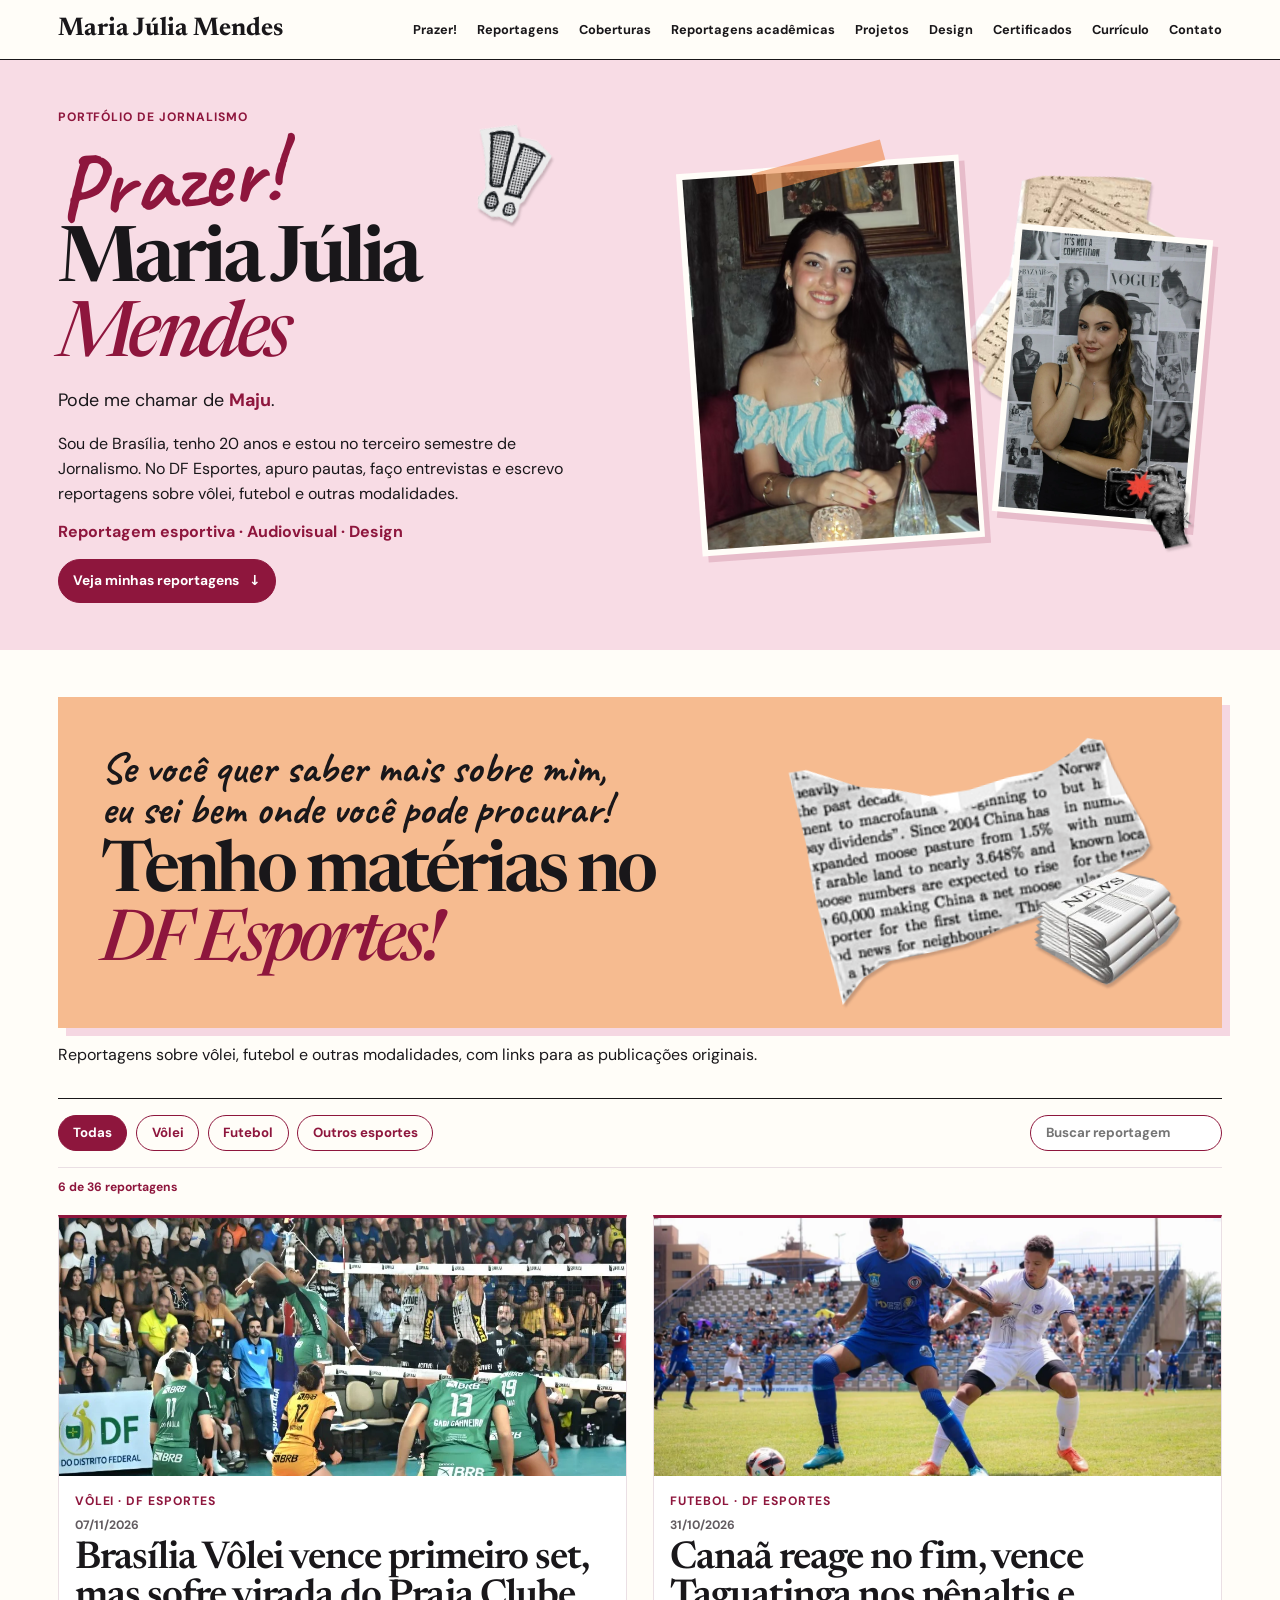
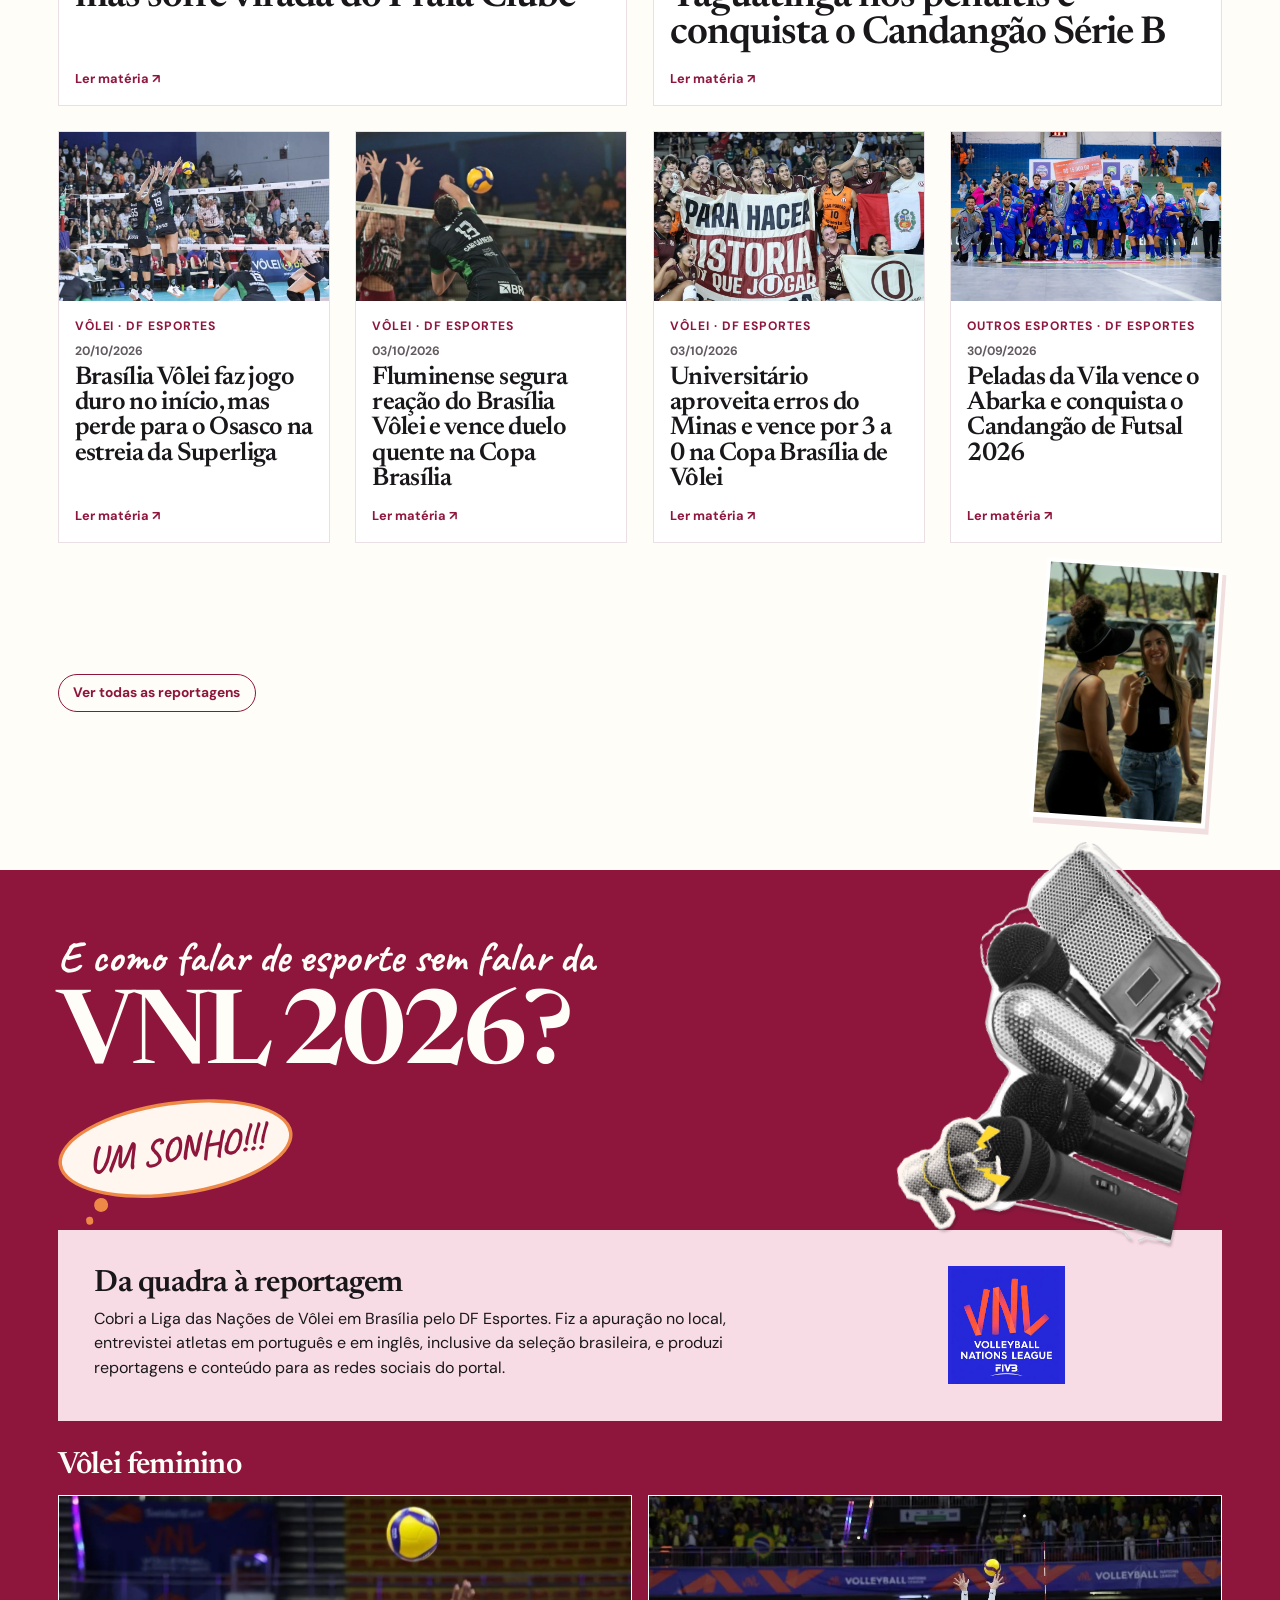
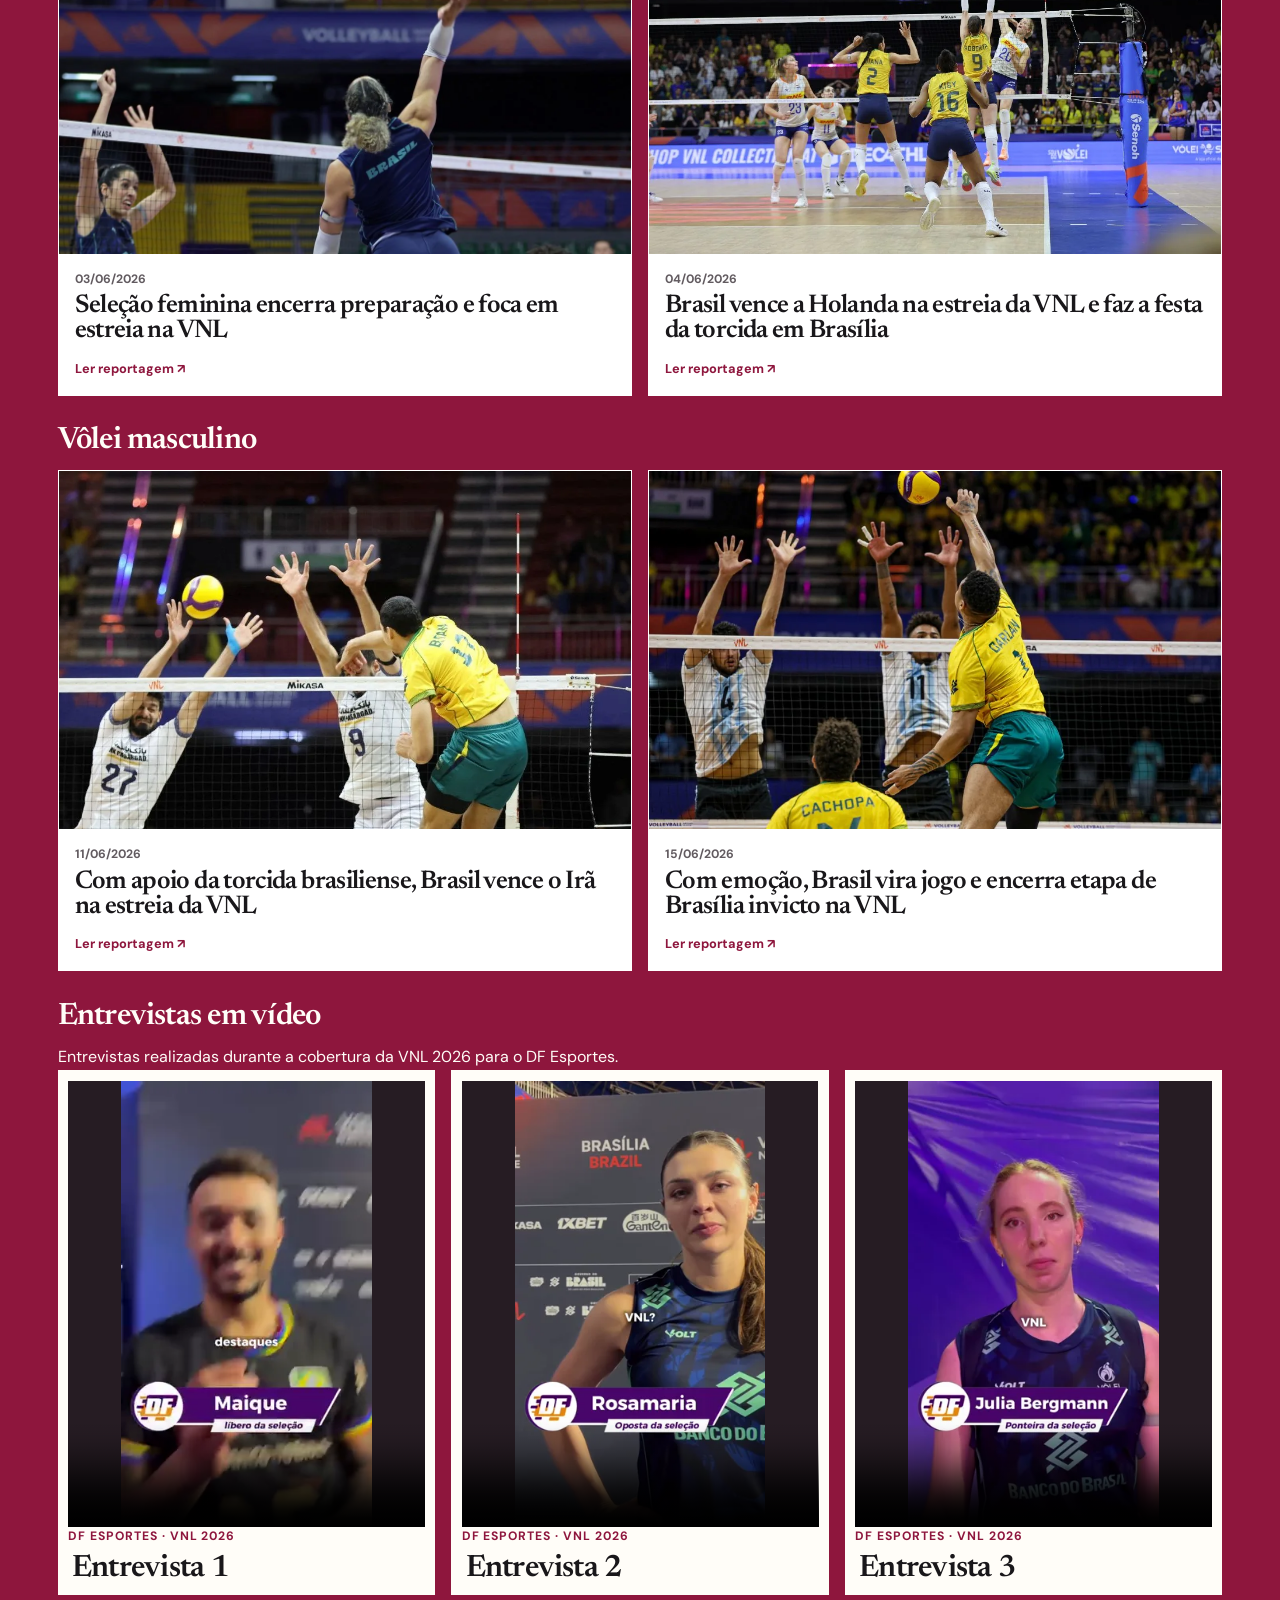
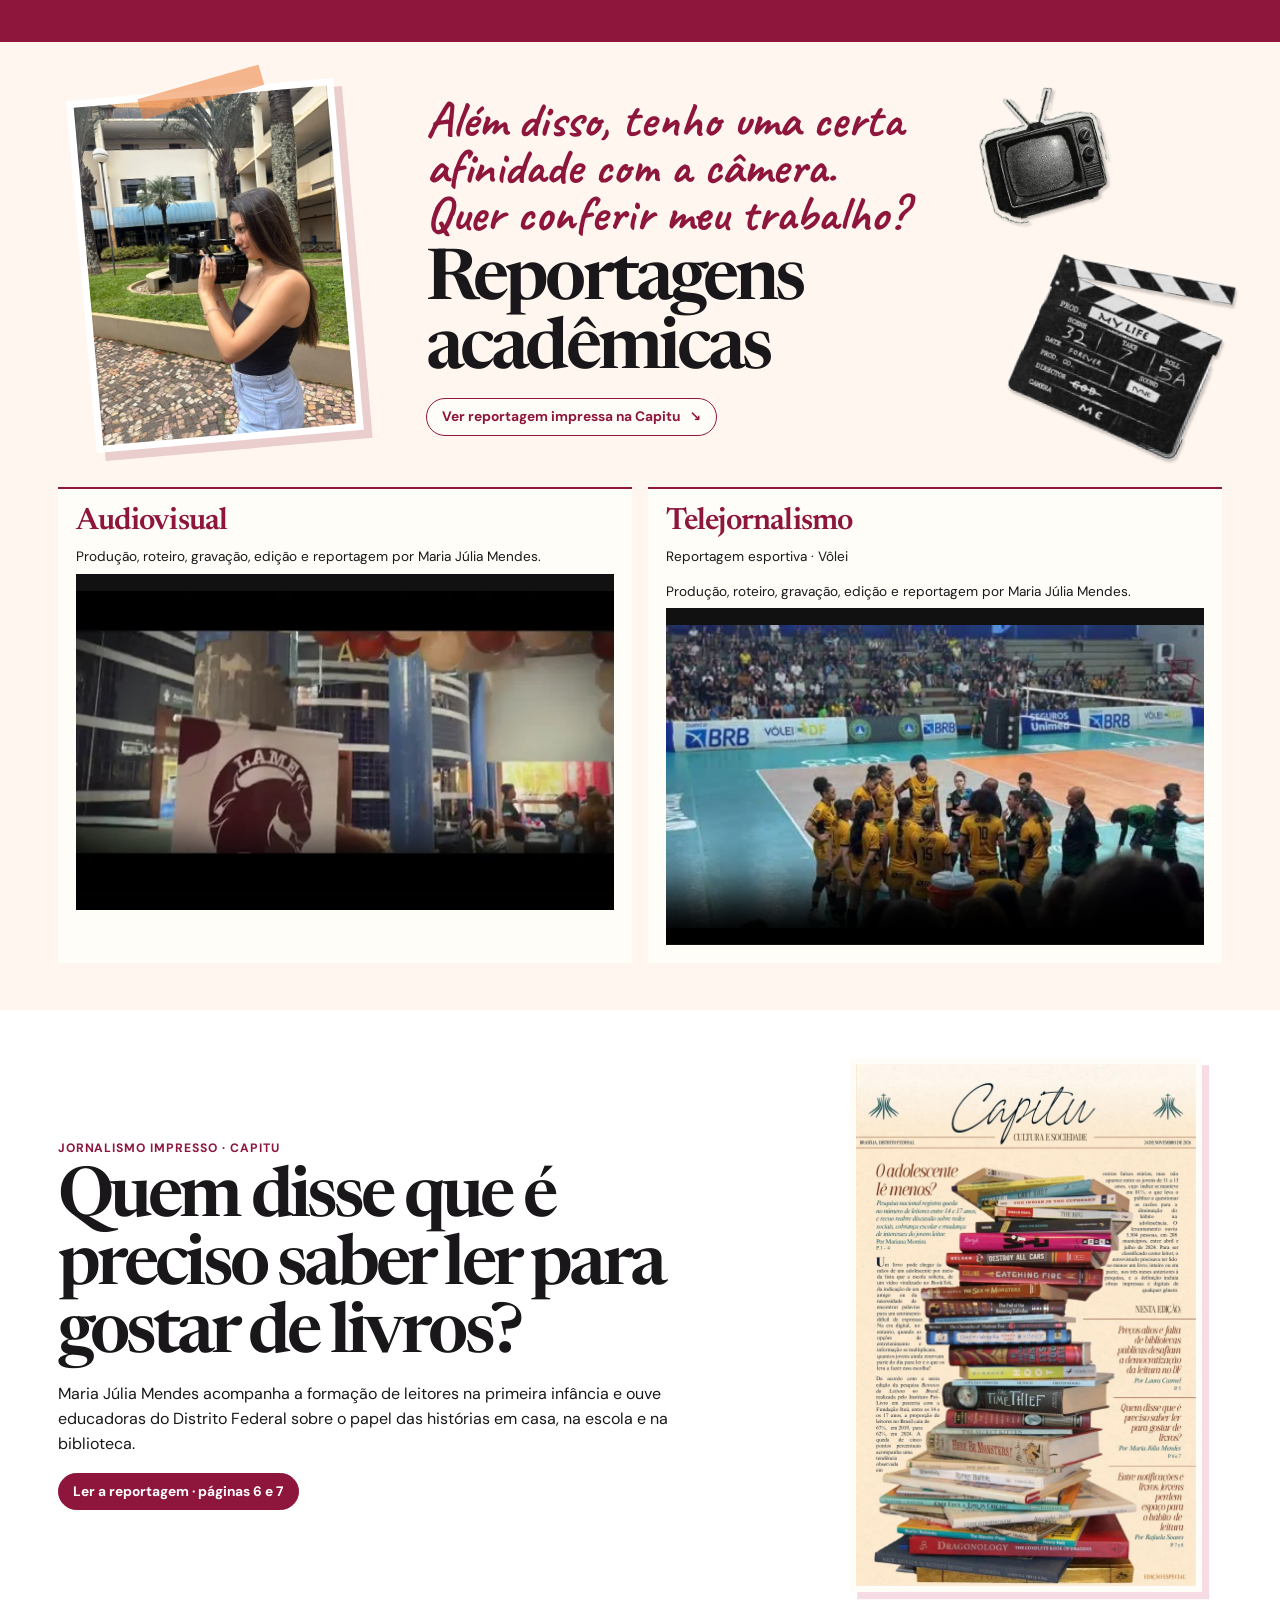
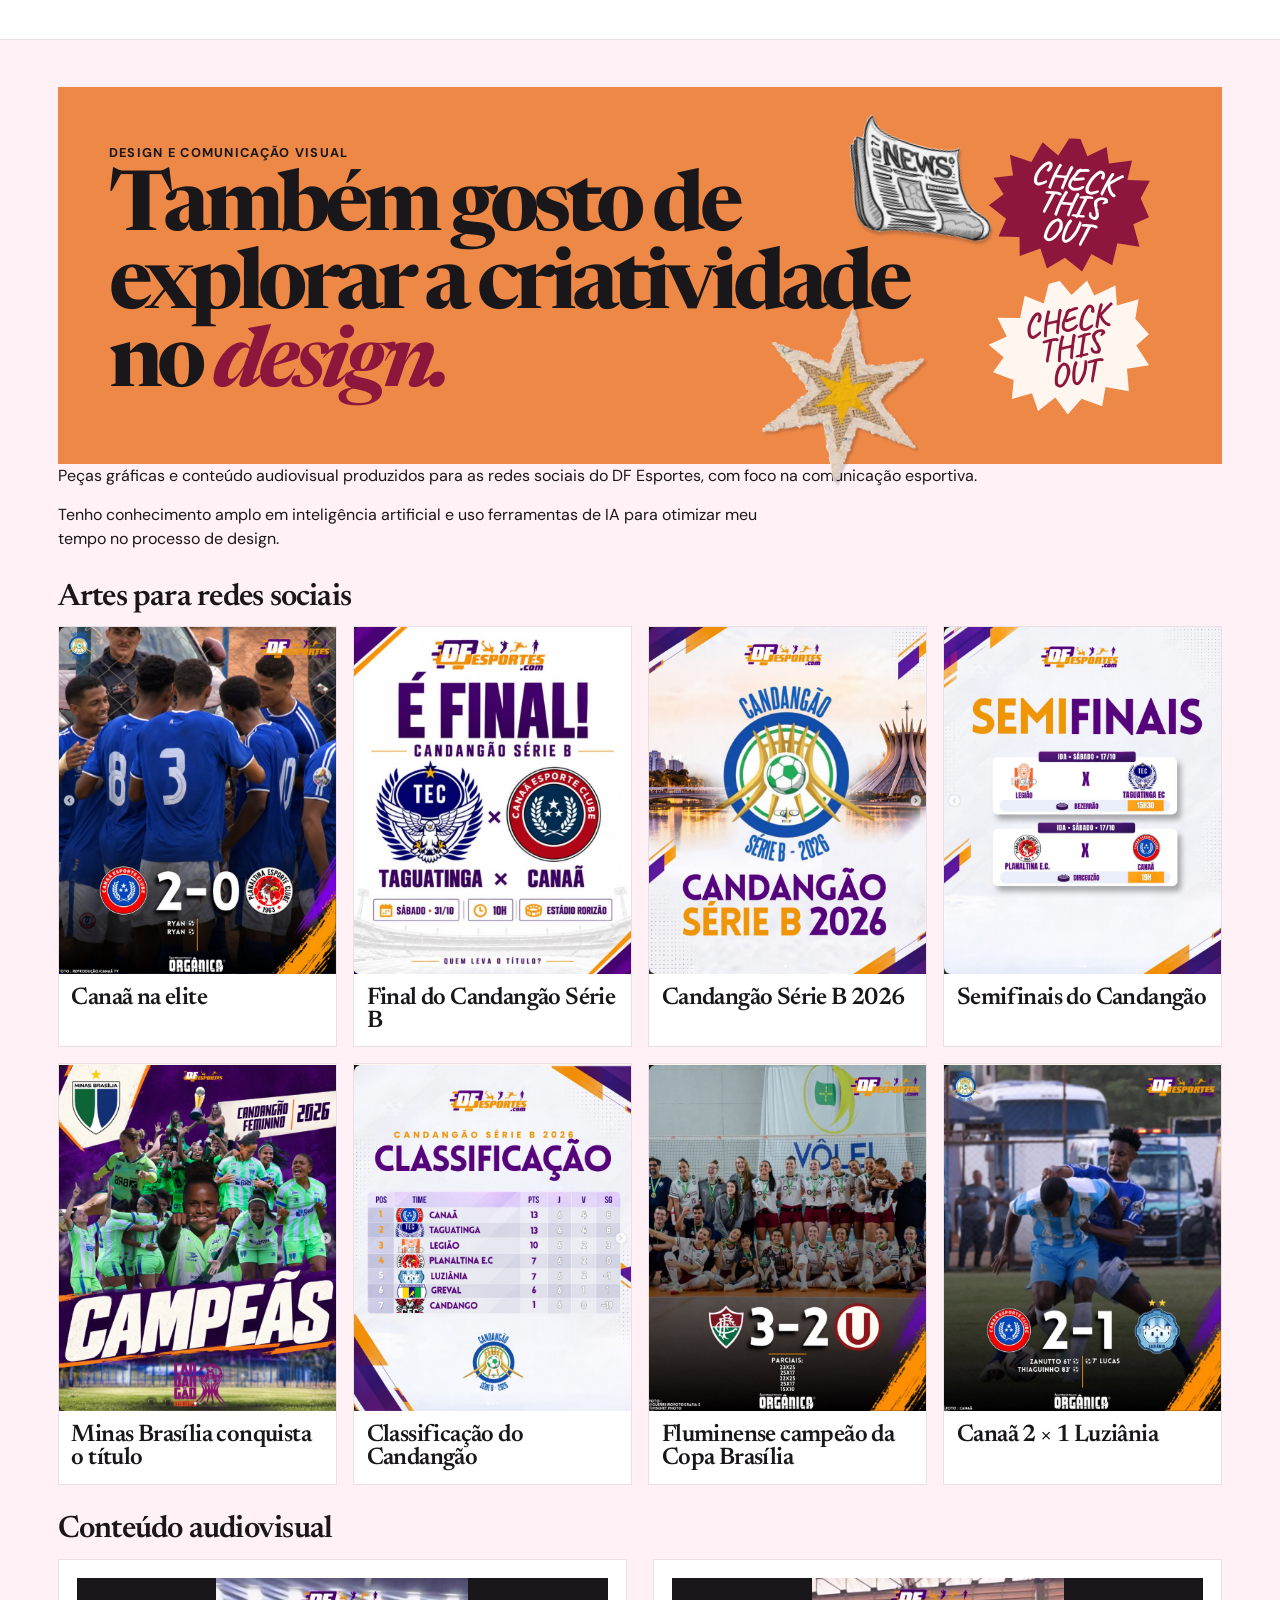
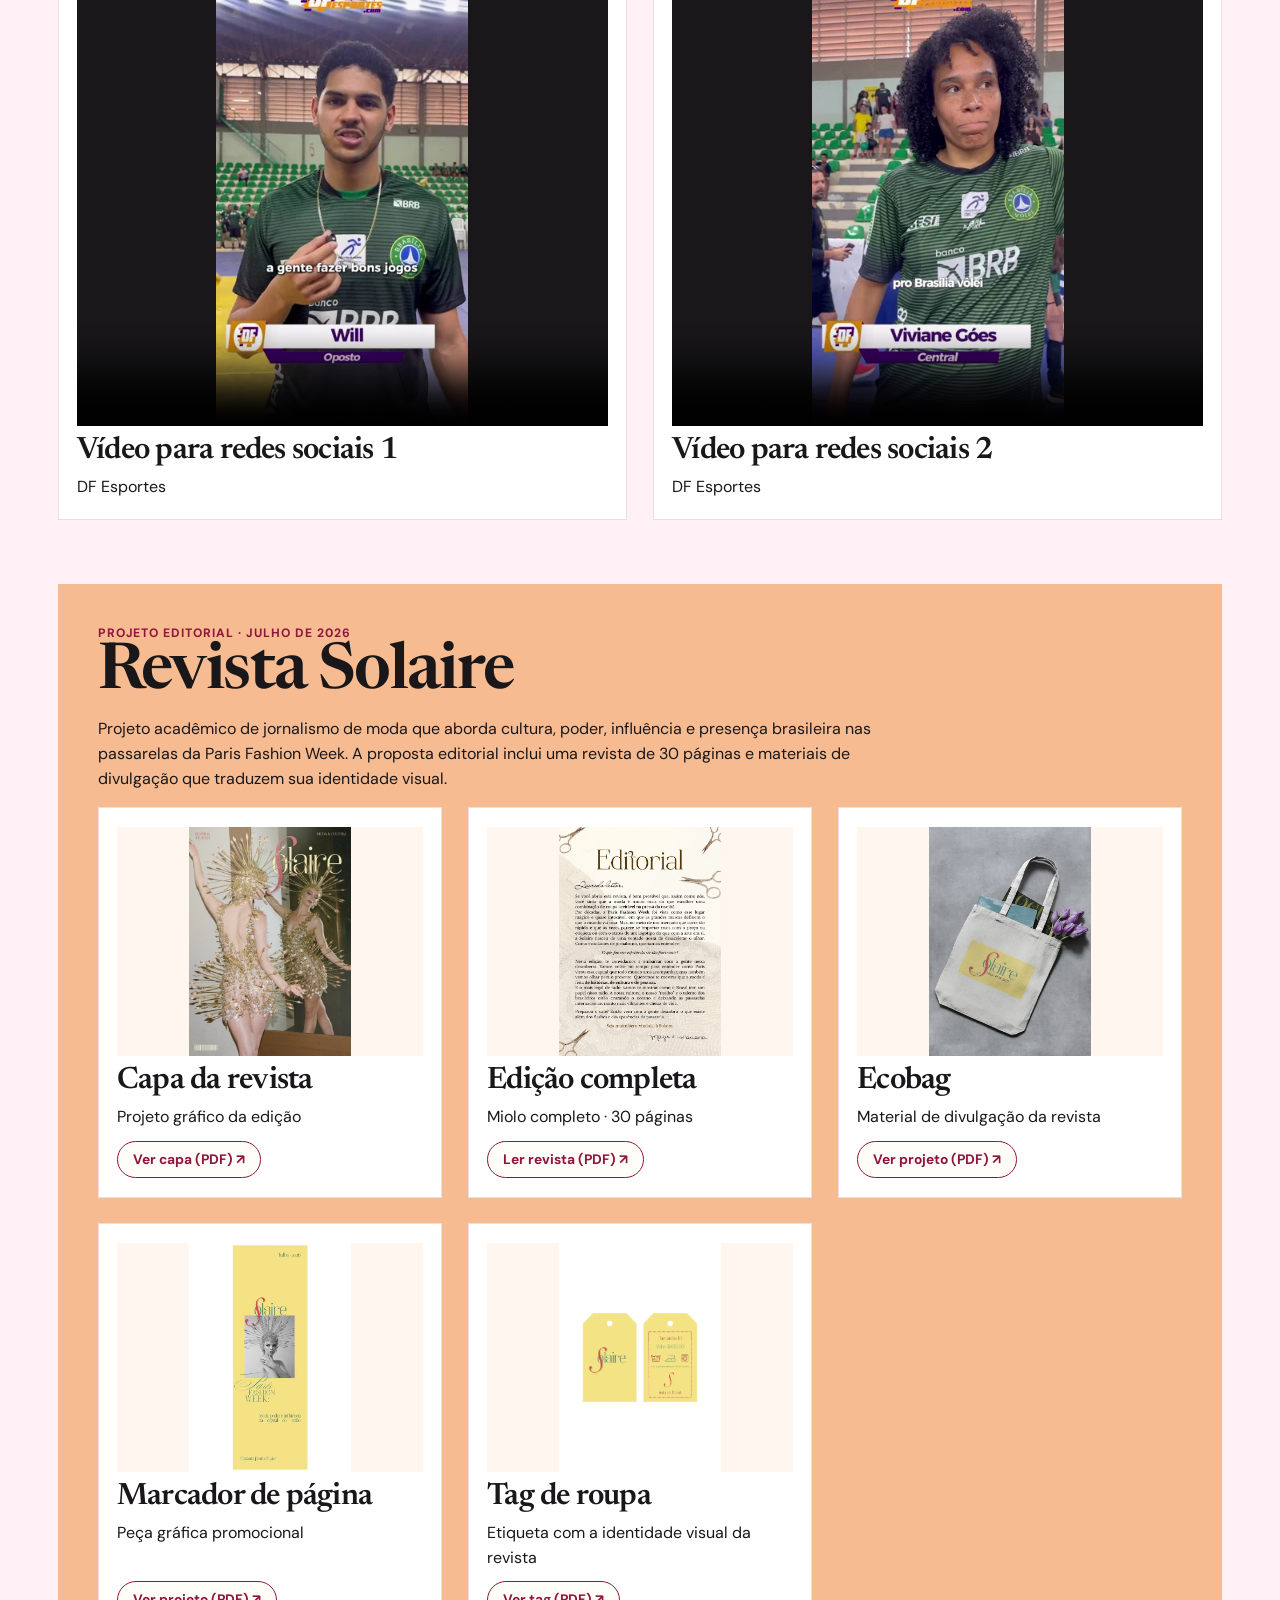
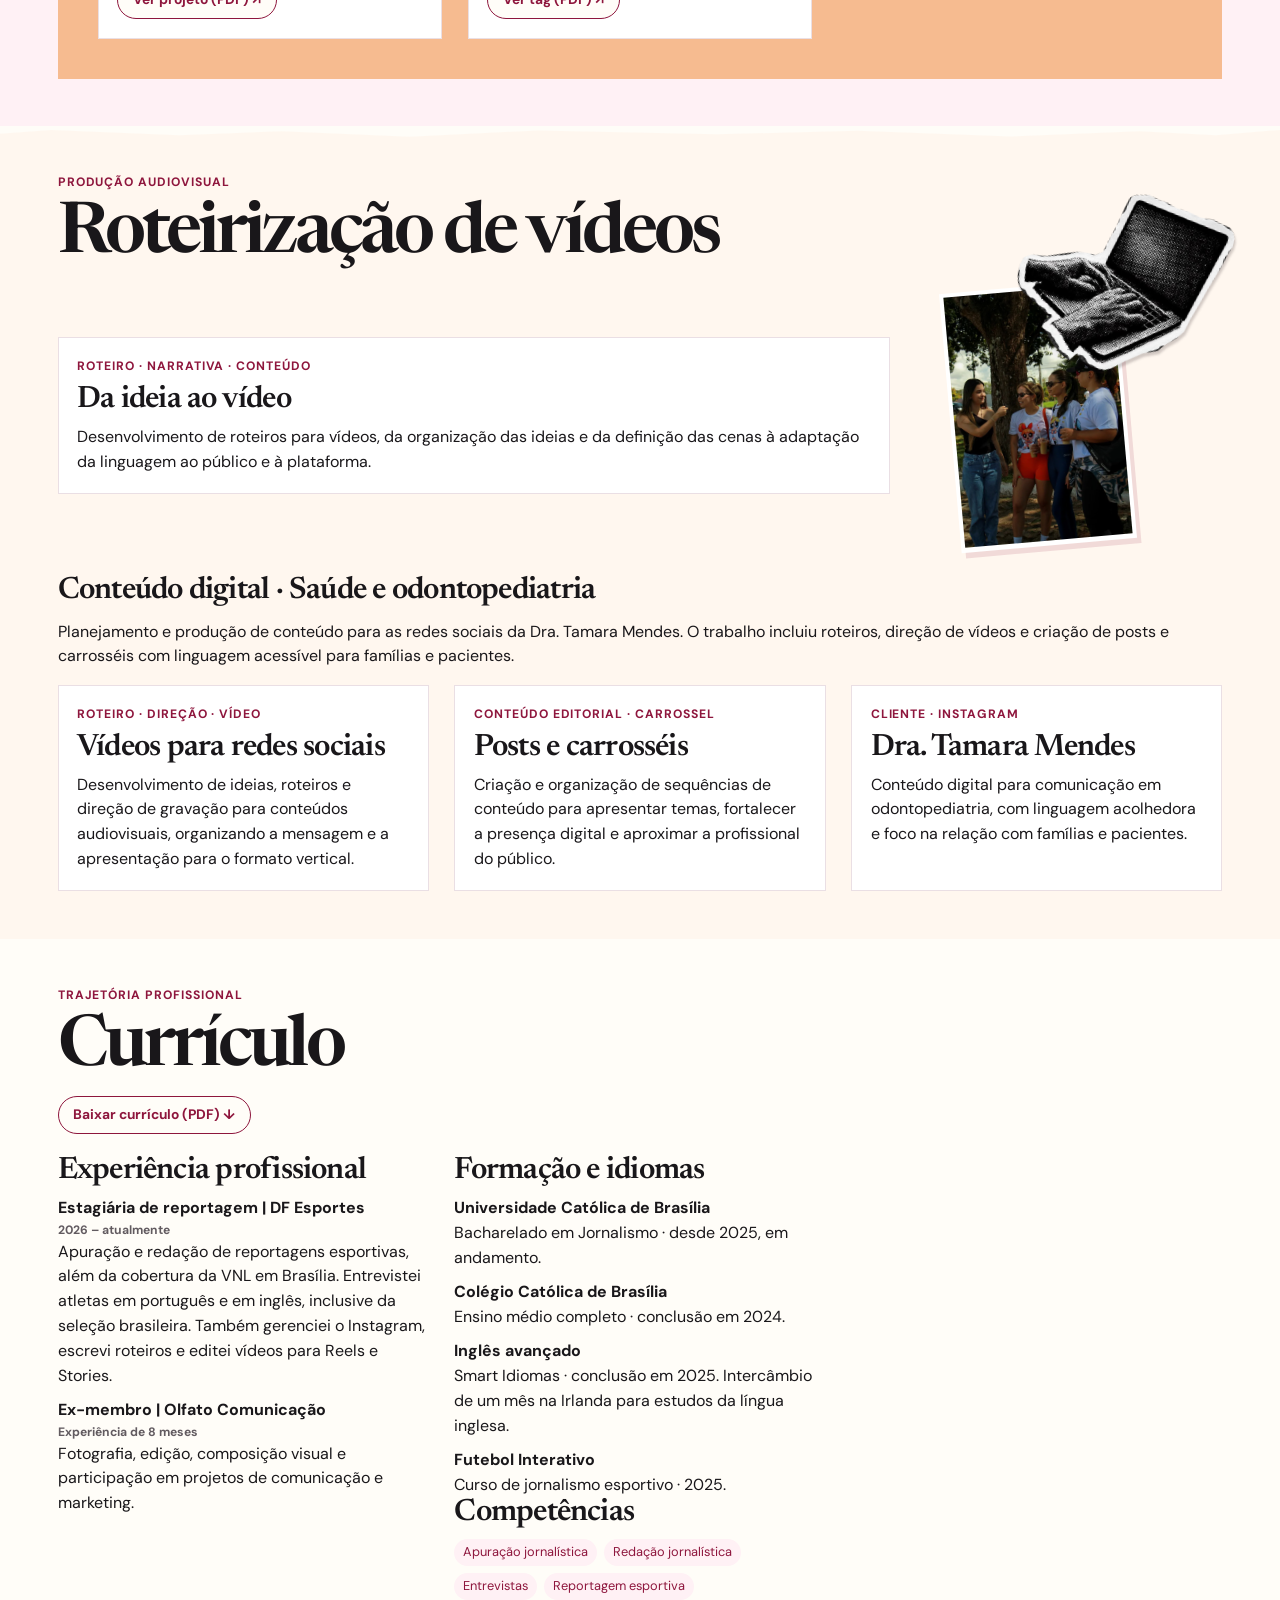
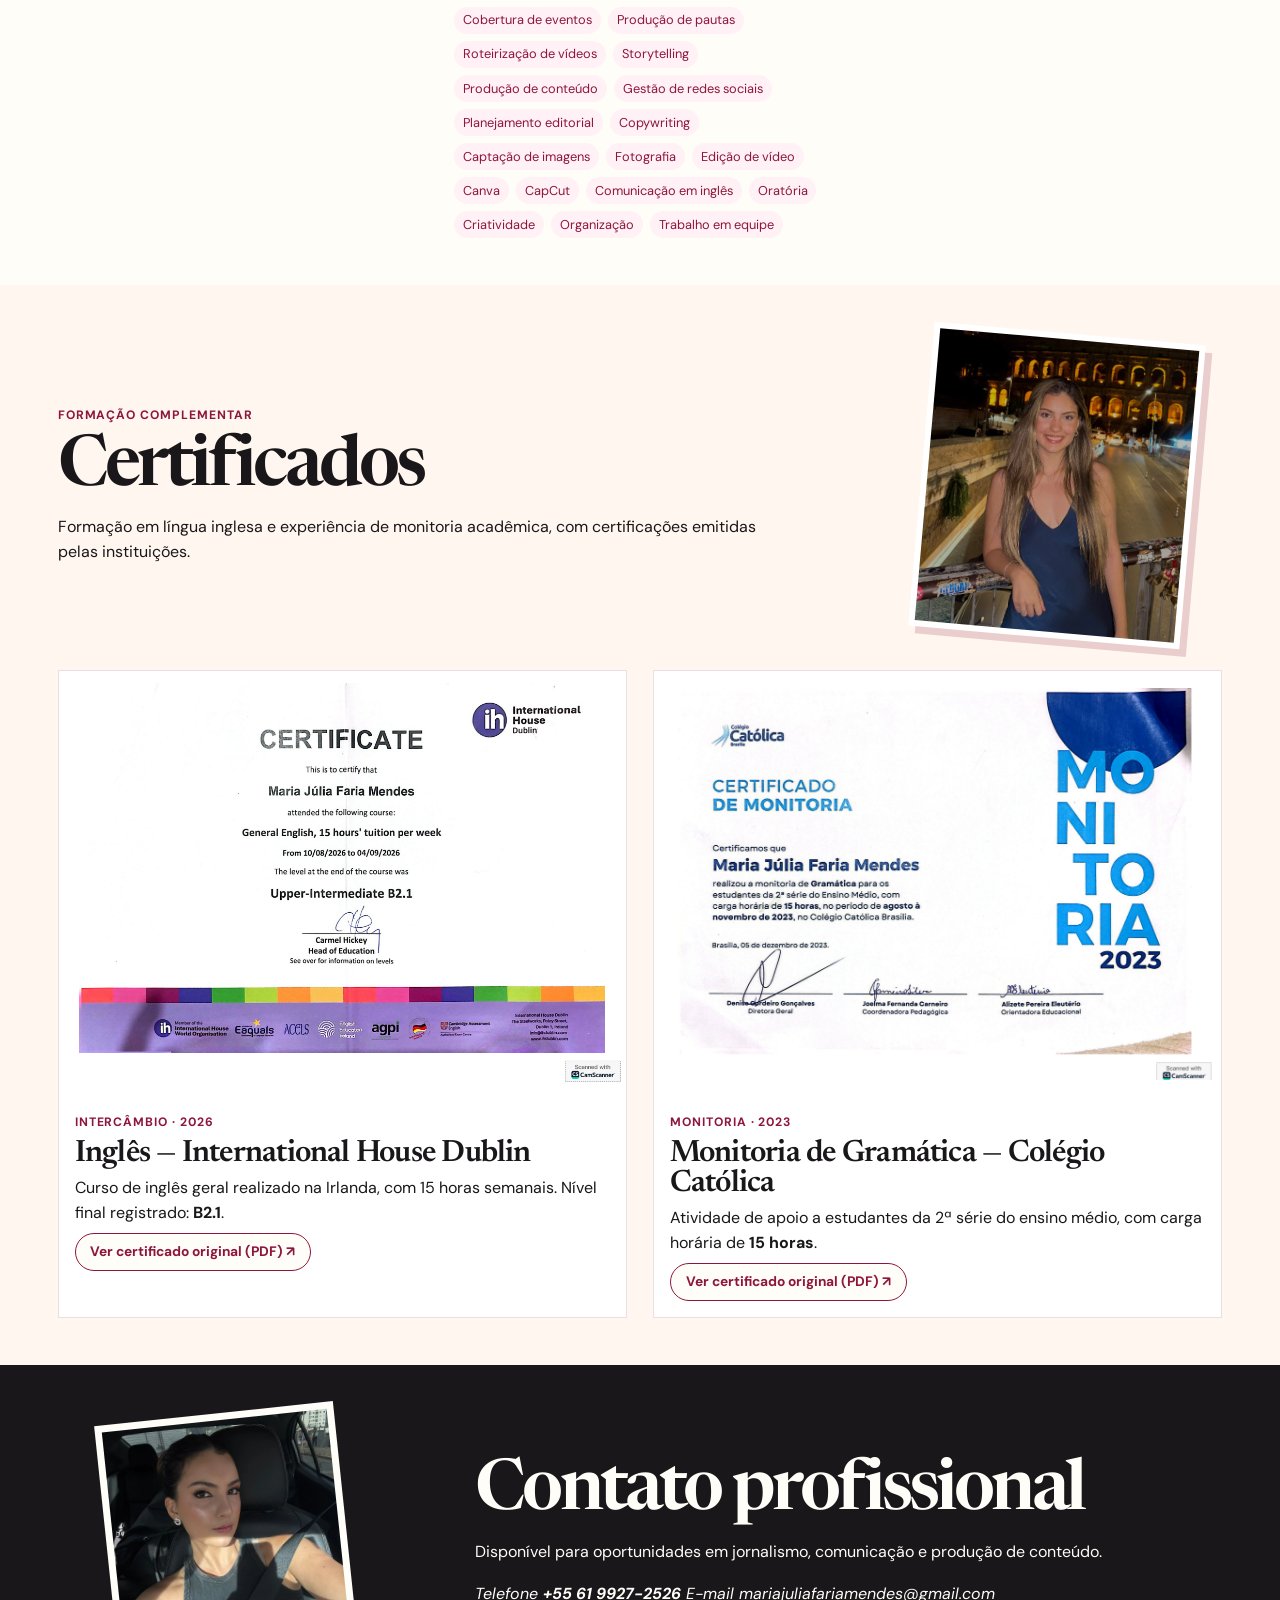
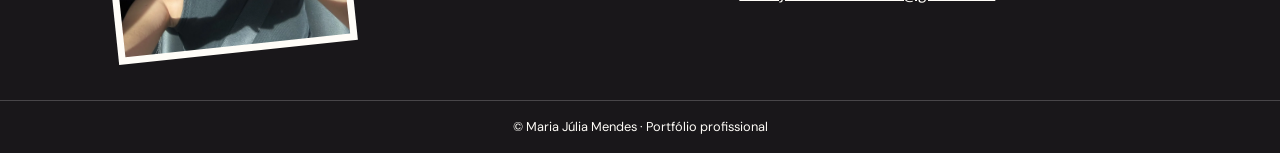
<file: index.html>
<!doctype html>
<html lang="pt-BR"><head><meta charset="utf-8"><meta name="viewport" content="width=device-width,initial-scale=1"><meta name="description" content="Portfólio de Maria Júlia Mendes: jornalismo esportivo, reportagens, entrevistas e comunicação digital."><title>Maria Júlia Mendes — Jornalismo e comunicação</title><link rel="preconnect" href="https://fonts.googleapis.com"><link rel="preconnect" href="https://fonts.gstatic.com" crossorigin><link href="https://fonts.googleapis.com/css2?family=DM+Sans:wght@400;500;600;700&amp;family=Newsreader:ital,opsz,wght@0,6..72,400;0,6..72,600;0,6..72,700;1,6..72,500&amp;display=swap" rel="stylesheet"><link rel="stylesheet" href="editorial.css?v=fotos-distribuidas"></head><body id="top"><a class="skip" href="#conteudo">Pular para o conteúdo</a><header><a href="#top" class="masthead">Maria Júlia Mendes</a><button class="menu-toggle" type="button" aria-label="Abrir menu" aria-controls="site-nav" aria-expanded="false" hidden>
  <span class="menu-icon" aria-hidden="true"></span>
</button><nav id="site-nav" aria-label="Navegação"><a href="#prazer">Prazer!</a><a href="#reportagens">Reportagens</a><a href="#cobertura">Coberturas</a><a href="#reportagem-academica">Reportagens acadêmicas</a><a href="#projetos">Projetos</a><a href="#designs">Design</a><a href="#certificados">Certificados</a><a href="#curriculo">Currículo</a><a href="#contato">Contato</a></nav></header><main id="conteudo">
<section id="prazer" class="intro-rosa" aria-labelledby="intro-name">
  <div class="intro-heading">
    <p class="eyebrow">Portfólio de jornalismo</p>
    <p class="intro-greeting hand">Prazer!</p>
    <h1 id="intro-name">Maria Júlia <em>Mendes</em></h1>
    <p class="intro-nickname">Pode me chamar de <strong>Maju</strong>.</p>
  <svg class="sticker-art intro-sticker" viewbox="155.355 190 424.291 539.364" aria-hidden="true" focusable="false">
      <defs><clippath id="recorte-exclamacoes"><path d="M349.179 192L352.398 192L353.884 195L355 197.191L356.474 200L357.721 203L359 205.195L360 208.175L361.493 211L362.884 214L364 216.191L365.493 219L366.664 222L367.894 225L369.468 227L370.493 230L371.884 233L373 235.191L374.493 238L375.884 241L377 243.191L378.493 246L379.895 249L381.855 251L384 252.103L388 252.34L392 252.34L396 252.34L400 252.34L404 252.34L408 252.34L412 252.34L415.822 253L419 253.34L423 253.34L427 253.34L431 253.34L435 253.34L439 253.526L442 254.339L446 254.34L450 254.34L454 254.34L458 254.34L462 254.34L466 254.34L470 254.354L473 255.321L477 255.34L480 256.116L483 257.514L485 259.106L487.855 261L490 262.28L492.667 264L494.727 266L497 267.507L499.668 269L502 270.514L504 272.106L507 273.514L509 275.269L511.809 277L514 278.284L516 280.105L519 281.514L521 283.269L523.668 285L526 286.514L528 288.106L530.727 290L533 291.507L535.809 293L538 294.284L540 296.106L542.855 298L545 299.28L547.668 301L550 302.514L552 304.106L554.727 306L557 307.507L559.667 309L561.855 311L564 312.28L566.668 314L569 315.507L571.668 317L574 318.514L576 320.108L577.646 323L576.664 326L575.664 329L574.493 332L573.475 335L572.475 338L571.646 341L570.664 344L569.664 347L568.664 350L567.664 353L566.664 356L565.664 359L564.664 362L563.664 365L562.664 368L561.664 371L560.664 374L559.664 377L558.664 380L557.679 383L556.884 386L555.664 389L554.679 392L553.897 395L552.884 398L551.664 401L550.679 404L549.897 407L548.897 410L547.897 413L546.884 416L545.493 419L544.475 422L543.474 425L542 427.809L540.884 430L539.493 433L538 435.825L537 438.662L535.665 441L534.493 444L533.474 447L532 449.809L530.897 452L529.72 455L528.475 458L527.474 461L526 463.809L524.884 466L523.493 469L522 471.825L521 474.805L519.897 477L518.884 480L517.493 483L516 485.825L515 488.805L513.884 491L512.664 494L511.493 497L510 499.809L508.884 502L507.664 505L506.679 508L505.897 511L504.897 514L503.897 517L502.897 520L501.897 523L500.897 526L500 529.821L499 532.821L498 535.821L497 538.821L496 541.821L495 544.822L494.474 548L493.475 551L492.475 554L491.475 557L490.646 560L489.493 563L488.646 566L487.664 569L486.664 572L485.493 575L484.646 578L483.664 581L482.679 584L481.897 587L480.884 590L479.679 593L478.897 596L477.715 599L475.726 601L473.726 603L471.726 605L469.726 607L467.726 609L465.726 611L463.726 613L461.731 615L460.661 618L460.66 622L460.66 626L460.66 630L460.66 634L460.66 638L460.66 642L460.66 646L460.66 650L460.66 654L460.66 658L460.66 662L460.66 666L460.66 670L460.66 674L460.66 678L459.884 681L458.664 684L457.493 687L456 689.809L454.884 692L453.493 695L452 697.825L451 700.805L449.721 703L448.474 706L447 708.825L446 711.805L444.884 714L443.493 717L442 719.825L441 722.662L439.493 725L438 727.364L435 726.679L431.178 726L428 725.474L425 724.646L422 723.679L419 722.897L415.178 722L412 721.474L409 720.646L406 719.679L403 718.897L399.178 718L396 717.646L393 716.664L390 715.679L386.178 715L383 714.474L380 713.646L377 712.664L374 711.679L370.178 711L367 710.474L364 709.661L360.822 710L357 710.679L354 711.646L350.822 712L347 712.897L344 713.66L340.822 714L337 714.897L334 715.661L331 716.474L327.822 717L324 717.679L321 718.631L318 717.493L315 716.475L312 715.474L309.175 714L306.195 713L304 711.897L301 710.884L298 709.664L295 708.493L292 707.474L289.191 706L287 704.897L284 703.897L281 702.884L278 701.664L275 700.493L272 699.474L269.175 698L266.195 697L264 695.897L261 694.884L258 693.664L255 692.664L252 691.493L249.174 690L246 689.474L243.175 688L240.195 687L238 685.65L237 682.821L236.103 679L235.34 676L235.103 672L234.321 669L233.354 666L233 662.822L232.321 659L231.354 656L231 652.822L230.321 649L229.354 646L229 642.822L228.339 639L227.526 636L227.103 632L226.34 629L226.533 625L228.092 623L229.116 620L230.514 617L232.092 615L233.116 612L235 609.145L236.116 607L237.507 604L239 601.191L240.116 599L241.507 596L243 593.191L244.116 591L245.507 588L247 585.191L248.116 583L249.507 580L251 577.191L252.116 575L253.507 572L254.339 569L254.103 565L253.339 562L252.526 559L252 555.822L251.103 552L250.339 549L249.526 546L249.103 542L248.339 539L247.526 536L247 532.822L246.321 529L245.354 526L245 522.822L244.103 519L243.339 516L242.526 513L242.103 509L241.339 506L240.526 503L240 499.822L239.321 496L238.354 493L237.526 490L237.103 486L236.321 483L235.354 480L235 476.822L234.321 473L233.354 470L232.526 467L232 463.822L231.321 460L230.354 457L230.103 453L229.321 450L228.354 447L228 443.822L227.103 440L226.103 437L225.103 434L224.103 431L223.103 428L222.103 425L221.103 422L220.103 419L219.103 416L218.103 413L217.103 410L216.103 407L215.103 404L214 401.805L213.103 398L212.103 395L211.103 392L210.103 389L209 386.805L208 383.821L207.103 380L206 377.805L205 374.821L204.103 371L203.103 368L202 365.805L201 362.821L200 359.821L199.103 356L198 353.805L197 350.821L196 347.825L194.507 345L193.116 342L192 339.805L191.092 336L189.514 334L188.116 331L187.103 328L186 325.809L184.507 323L183.116 320L182 317.805L181 314.821L180 311.825L178.507 309L177.116 306L176 303.805L175 300.825L173.507 298L172.116 295L171.103 292L170 289.809L168.507 287L167.336 284L166.116 281L165 278.809L163.526 276L162.507 273L161.116 270L160.103 267L159 264.855L157.355 262L159 259.34L162 258.116L165 257.103L168 256.103L171 255.103L173.195 254L177 253.103L179.195 252L183 251.103L185.195 250L188.179 249L191.175 248L194 246.526L197 245.526L200.178 245L203.175 244L206 242.526L209 241.525L212 240.525L215 239.525L218 238.507L221 237.354L224 236.507L227 235.336L230 234.336L233 233.336L236 232.116L239 231.103L242 230.103L245 229.103L248 228.321L251 227.116L254 226.321L257 225.116L260 224.103L263 223.103L265.195 222L268.179 221L271.179 220L274.179 219L277.175 218L280 216.526L283 215.526L286.178 215L289.175 214L292 212.507L295 211.354L298 210.525L301 209.525L304 208.507L307 207.336L310 206.336L313 205.336L316 204.116L319 203.321L322 202.116L325 201.103L327.195 200L330.179 199L333.179 198L336.179 197L339.175 196L342 194.526L345 193.507L348 192.336Z"></path></clippath></defs>
      <image href="assets/recortes/exclamacoes.jpg" width="736" height="920" clip-path="url(#recorte-exclamacoes)"></image>
    </svg></div>
  <div class="intro-portraits" role="group" aria-label="Retratos de Maria Júlia"><figure class="intro-primary">
      <img src="maria-julia.jpg" alt="Retrato de Maria Júlia Mendes" fetchpriority="high" width="612" height="836">
    </figure>
    <figure class="intro-secondary"><img src="assets/editorial/maju-revistas.webp" alt="Maria Júlia em frente a uma colagem de capas de revista" loading="lazy" width="598" height="896"></figure>
    <svg class="sticker-art intro-paper" viewbox="45 11 237 326" aria-hidden="true" focusable="false">
      <defs><clippath id="recorte-cartas"><path d="M71 50L93 39L205 13L216 16L221 59L259 70L258 104L268 109L273 134L280 139L276 171L258 229L242 279L225 335L181 321L133 305L92 294L78 284L83 268L52 257L47 251L63 209L83 159L79 118Z"></path></clippath></defs>
      <image href="assets/recortes/cartas.jpg" width="348" height="342" clip-path="url(#recorte-cartas)"></image>
    </svg><svg class="sticker-art intro-camera" viewbox="6.53302 1 464.662 507" aria-hidden="true" focusable="false">
      <defs><clippath id="recorte-camera"><path d="M94.1874 3L97 3.10338L101 3.3541L104 4.32112L108 4.52579L111 5.52543L114 6.3395L117 7.1029L120.822 8L124 8.12725L126 8.31052L128 10.0923L131 11.2797L134 12.3537L137 13.5138L139 15.2511L141.574 17L141.895 21L143.207 23L142.873 26L142.714 28L143.87 31L147 31.5072L150 32.1401L153 33.3353L156.591 33L159 33.1036L161 33.3105L163 35.1055L166 36.4885L169 37.1268L172 38.1032L175 39.1164L178 40.3214L182 40.2863L185 39.7663L187 41.0668L189.273 40L191.092 38L192.285 35L195 33.1162L197.191 32L200 30.5259L204 30.5326L206 32.0916L209 31.7815L212 32.1293L214 32.618L215 35.2576L218 36.3537L221 37.3214L224 38.2798L226.863 40L229 39.6447L229.851 41L231 43.2727L233 45.269L236 46.3207L239 45.1055L241 43.5136L243.569 42L247 41.9365L248 44.2577L250.667 46L252.726 48L254.726 50L256.855 52L259 53.1162L262 54.5138L264 56.5693L265 59.2577L267.826 61L271 61.3396L274.861 62L277 61.2687L279 59.1305L280 56.6208L283 55.2569L283 52.3918L284 50.1478L285.103 48L286.285 45L288.106 43L290 40.7668L293.195 40L297 39.3211L300 38.3541L304 38.3211L307 37.3541L311 37.3396L315 37.3211L318 36.3354L320.62 35L322.733 36L326 36.1052L328 34.2739L330 32.31L333 31.7663L335 33.0676L337.398 33L340 34.3019L342.569 33L345.672 33L348 32.507L350.567 32L354 32.5326L356 34.1464L358 36.092L361.821 37L364.821 38L367.805 39L371 39.5258L374 40.1032L376 40.3104L379 41.2663L381.335 41L382 44.2574L385 45.5256L387.809 47L390 48.1162L393 49.3357L396 50.7426L398.067 50L400 52.2682L402.809 54L405 55.1162L408 56.3214L411 57.1164L414 58.5138L416 60.2692L418.809 62L421 63.1162L423.903 65L426 64.3105L428 64.6189L429 67.2577L431.407 69L433 71.2677L435.694 72L437 73.4233L437.895 77L439.448 79L438.922 82L439.897 85L440.66 88L440.661 92L441.218 95L440.679 98L441.455 101L440.661 104L440.66 108L440 111.822L439.66 115L439.66 119L439.66 123L439.897 127L440.66 130L440.679 134L441.455 137L440.897 140L441 142.813L440.897 146L441.239 149L443 151.138L443.859 153L442.739 156L443 159.432L442.922 162L444 164.45L443 166.901L443.475 169L443.897 173L445 175.145L447 177.621L446 179.733L445.665 183L446.631 186L445.697 189L446.212 192L448 194.137L448.884 196L449.665 199L451 201.249L454 200.427L455.324 201L454.512 204L456 206.273L458 208.251L461.754 208L463 209.456L462.933 212L464.727 214L467 215.593L468.207 218L467.75 221L469.195 223L467.907 225L467.512 229L468 231.397L466.679 234L467.455 237L466.679 240L465.72 243L464.475 246L463.475 249L462.493 252L461.69 255L459.908 257L458.922 260L459.448 263L457.726 265L455.749 267L454.714 270L455.196 273L454.713 276L454.689 278L452 279.894L450 281.727L448.493 284L447.647 287L447 290.673L447.455 293L446.213 296L446 299.431L444.897 302L444.689 304L442.894 306L441.239 309L440.883 312L439.679 315L439.646 319L438 321.87L437.908 325L439.44 327L437.854 329L436.739 332L437 334.649L435.933 337L438 338.741L440.352 337L443 337.28L445.136 338L448 336.305L450 336.127L454 336.103L457 335.34L459.626 337L458.486 340L456.726 342L454.726 344L452 345.894L450 347.726L448.212 350L447 352.722L445.258 355L446.363 358L444 359.455L441 358.933L439.212 361L438.486 364L436.749 366L437 369.147L438 371.627L438.731 374L440.903 376L443 375.792L446 376.944L446.714 380L447.739 383L449 385.145L451 387.069L454 386.999L453.245 389L455 391.274L457 393.274L459 395.108L461 397.146L463 399.57L463 402.431L461.067 405L459 404.211L456.277 403L454 401.486L452 399.908L448 399.474L445.273 398L443 396.492L440.93 395L441 392.902L439 390.894L436.262 389L433.73 389L432 391.231L431.266 390L430 387.432L429 384.762L426.212 386L425 388.867L424.646 392L423.679 395L423.222 399L423 402.805L421.897 405L421.66 409L421 412.822L420.66 416L419.739 419L419 422.648L417.258 425L418 427.379L416 429.87L415.66 433L415.66 437L415.66 441L414.922 444L415.646 447L415.66 451L415.679 455L416.646 458L417.474 461L418 464.174L419.493 467L420.646 470L421 473.411L420.897 476L421.474 479L422 482.263L423.631 485L423.195 489L423.646 493L423.665 497L425 499.332L426.694 502L426.713 504L426 507.36L422 507.66L418 507.66L414 507.66L410 507.66L406 507.66L402 507.66L398 507.66L394 507.66L390 507.66L386 507.66L382 507.66L378 507.66L374 507.66L370 507.66L366 507.66L362 507.66L358 507.493L354 507.66L350 507.66L346 507.66L342 507.66L338 507.66L334 507.66L330 507.66L326 507.66L322 507.66L318 507.66L314 507.66L310 507.66L306 507.66L302 507.66L298 507.66L294 507.66L290 507.641L288.354 505L289.078 502L288 499.805L287.34 496L287.34 492L287.34 488L287.103 484L286 481.795L286.103 479L285.525 476L284.526 473L284.34 469L284.103 465L283.34 462L283.103 458L282.339 455L281.526 452L281.103 448L280.34 445L280.321 441L279.354 438L279.103 434L278 431.796L277.488 428L276.106 425L274.552 423L275.078 420L274.321 417L273.116 414L272 411.805L271 408.869L269.106 406L267.31 404L266.25 401L264 399.38L264.103 397L263.507 394L262 391.668L260.526 389L259.28 386L258.103 383L257.103 380L256.321 377L255.105 374L253.274 372L251.793 370L252.092 367L250 365.199L248.54 363L250.25 361L249.532 358L249.092 354L247.766 352L247.34 348L247.321 344L246.141 341L246.127 339L245.526 336L245.103 332L244.092 329L242.097 327L240 327.475L236.822 328L233 328.646L230 327.679L226.178 327L223.723 327L222 326.908L221.507 324L220 321.662L219 318.825L217.526 316L217.103 312L217 309.351L218.321 307L219 303.195L220.28 301L222 298.332L223.507 296L224.532 293L226.067 291L225.526 288L226 284.352L227.741 282L226 279.933L223.602 280L221 278.698L218 279.448L216 277.731L213 276.474L210 275.222L207 274.883L204 273.665L200 273.448L198 271.908L194 271.468L191 270.245L188 269.647L184.728 270L182 271.062L181 268.742L178 267.873L176 267.689L174 265.908L171 264.897L168 263.897L164 263.646L161 262.258L158.449 263L155 262.234L153 260.731L150 259.661L146 259.467L144 257.908L140.195 257L138 255.897L134 255.474L131.174 254L128.573 254L126.133 253L123 252.679L120.712 254L118.934 255L117.787 252L115 250.739L112.352 251L110.273 249L108 247.679L104 247.66L101 246.72L98 245.647L94 245.455L91.3199 244L88.1287 244L87 242.839L85 240.731L82 239.661L78.1786 239L75 238.239L72.6197 239L70 237.493L67.3318 236L65 234.698L62 235.448L60 233.908L56.3377 233L54 231.679L50.1404 231L48 231.22L45.856 231L42.9116 231L41.1301 228L38 227.907L36 229.354L34.2399 227L31.4002 226L29 224.721L26 223.646L23 222.664L20 221.258L17.5483 223L15.8135 222L14.1055 219L12.1461 217L10.3398 215L9.3541 212L9.52541 208L10 205.643L10.0673 203L8.53302 201L9.28467 198L11.2691 196L12.778 193L13 189.339L15 187.13L15.3399 184L16.1029 181L16.3541 177L17.507 174L18.1265 171L18.1034 169L18 166.603L20 164.13L20.3541 161L21.5072 158L23 155.174L23.3396 152L24 148.338L25.321 146L25.3541 142L26.4881 139L27 135.204L28.1027 133L28.3541 129L29.507 126L30.5254 123L31.3395 120L32.1032 117L33.1029 114L33.5258 110L34.3395 107L34.2872 103L34.3109 101L36.092 99L37 95.1786L38 92.3375L39.321 90L39.3396 86L40 82.1396L39.5254 80L39.3396 76L40 72.6011L42.2733 71L45 69.3688L48.257 69L49 66.6267L50 64.2775L51.3213 62L52.1029 59L53 55.1949L54.1029 53L55.1029 50L55.3541 46L56.507 43L57.3395 40L58.1164 37L59.0671 34L57.8047 32L59.2694 30L61 27.1744L61.3541 24L62.507 21L63.3395 18L64.2847 15L66.3386 13L69.1305 12L71.1096 10L73.6412 9L75.8555 11L79 11.2496L80.5143 9L83 7.10556L85 5.53226L88 4.2797L91 3.33986L94.1874 3Z"></path></clippath></defs>
      <image href="assets/recortes/camera.jpg" width="491" height="508" clip-path="url(#recorte-camera)"></image>
    </svg></div>
  <div class="intro-bio">
    <p>Sou de Brasília, tenho 20 anos e estou no terceiro semestre de Jornalismo. No DF Esportes, apuro pautas, faço entrevistas e escrevo reportagens sobre vôlei, futebol e outras modalidades.</p>
    <p class="intro-beats">Reportagem esportiva · Audiovisual · Design</p>
    <a class="btn" href="#reportagens">Veja minhas reportagens <span aria-hidden="true">↓</span></a>
  </div>
</section><section id="reportagens"><div class="clippings-lead">
  <div>
    <p class="hand">Se você quer saber mais sobre mim, <br>eu sei bem onde você pode procurar!</p>
    <h2>Tenho matérias no<br> <em>DF Esportes!</em></h2>
  </div>
  <div class="clippings-art" aria-hidden="true"><svg class="sticker-art clippings-torn-paper" viewbox="85 119 225 156" aria-hidden="true" focusable="false">
      <defs><clippath id="recorte-jornal-rasgado"><path d="M87 121L98 121L110 127L130 137L151 142L174 150L199 150L225 146L248 145L269 136L279 129L288 132L292 150L298 168L306 190L308 203L302 209L278 218L256 227L231 237L206 241L181 247L156 249L132 250L114 258L98 273L96 250L93 223L91 196L91 170Z"></path></clippath></defs>
      <image href="assets/recortes/jornal-rasgado.png" width="360" height="360" clip-path="url(#recorte-jornal-rasgado)"></image>
    </svg><svg class="sticker-art clippings-paper" viewbox="53 72 244 197" aria-hidden="true" focusable="false">
      <defs><clippath id="recorte-pilha-jornais"><path d="M55 158L62 154L56 150L84 137L111 116L139 96L177 74L240 77L259 86L273 98L271 110L286 117L284 129L295 136L293 151L277 179L248 208L198 262L189 267L171 262L111 239L60 220L64 215L56 210L65 202L55 198L63 192L56 186L63 180L55 175L65 169L55 166L63 161Z"></path></clippath></defs>
      <image href="assets/recortes/pilha-jornais.jpg" width="360" height="360" clip-path="url(#recorte-pilha-jornais)"></image>
    </svg></div></div><p>Reportagens sobre vôlei, futebol e outras modalidades, com links para as publicações originais.</p><div class="controls" aria-label="Filtros de reportagens"><button data-filter="Todas" aria-pressed="true">Todas</button><button data-filter="Vôlei" aria-pressed="false">Vôlei</button><button data-filter="Futebol" aria-pressed="false">Futebol</button><button data-filter="Outros esportes" aria-pressed="false">Outros esportes</button><input id="search" type="search" placeholder="Buscar reportagem" aria-label="Buscar reportagem"></div><p id="count" class="archive-count" aria-live="polite"></p><div id="articles" class="grid"></div><div class="reportagens-rodape">
  <button class="btn alt archive-toggle" type="button" aria-controls="articles" aria-expanded="false" hidden>Ver todas as reportagens</button>
  <figure id="maybootcamp" class="foto-bastidores foto-bastidores-reportagens"><img src="assets/projetos/maybootcamp-entrevista.webp" width="733" height="1100" alt="" loading="lazy"></figure>
</div><noscript>Ative o JavaScript para explorar as reportagens.</noscript>
</section>
<section id="cobertura"><div class="vnl-lead">
  <div class="vnl-copy"><div>
    <p class="hand">E como falar de esporte sem falar da</p>
    <h2>VNL 2026?</h2>
  </div>
  <span class="thought hand">UM SONHO!!!</span>
  </div><div class="vnl-art" aria-hidden="true"><svg class="sticker-art vnl-mics" viewbox="0 0 504 790" aria-hidden="true" focusable="false">
      <defs><clippath id="recorte-microfones"><path d="M169.195 0L173 -0.660111L176.054 0L175 2.38685L172 3.49309L169.662 5L166.87 6L164.726 8L162.726 10L160.731 12L160 14.0964L162 16.0668L165 15.3541L168.86 16L171 15.7804L173.359 16L176 16.3215L180 16.127L182 16.127L186 16.7607L188.38 16L191 17.5136L193 19.092L196.821 20L199.822 21L203 21.5258L206 22.5323L208 24.1055L211 25.5138L213 27.0923L216 28.1164L219 29.3356L222 30.3356L225 31.5072L227.668 33L230 34.5136L232 36.1056L234.855 38L237 39.2796L239.809 41L242 42.2845L244 44.1055L246.855 46L249 47.2845L251 49.1055L253.855 51L256 52.1162L258.855 54L261 55.2845L263 57.2691L265.809 59L268 60.2796L270.667 62L272.855 64L275 65.2796L277.667 67L279.855 69L282 70.1162L284.727 72L287 73.5136L289 75.1056L291.855 77L294 78.1162L296.726 80L298.855 82L301 83.1162L303.727 85L306 86.0666L307.741 84L306 81.7309L303.333 80L301.274 78L299.273 76L297 74.6645L294.273 73L292 71.4864L290 69.8944L287.145 68L285 66.7155L283 64.8945L280.273 63L278 61.4863L276 59.726L274 57.8945L271.273 56L269 54.4863L267 52.726L265 50.7308L262.333 49L260.273 47L258 45.4863L256 43.7308L253 42.4677L251 40.8945L248 39.4862L246 37.8944L243.145 36L241 34.8838L238.145 33L236 31.7205L233 30.4677L231 28.7308L228.332 27L226 25.4863L224 23.7308L221.332 22L219 20.4864L217 18.8945L214 17.4862L212 15.8944L209.273 14L207 12.4864L205 10.8944L202.273 9L200 7.48636L198 5.90769L195 4.88363L192 3.6786L189 2.89673L186 1.62865L187 -0.636993L191 -0.660135L194 0.103186L197 1.10316L200 2.2798L202.668 4L205 5.51365L207 7.26916L209.668 9L212 10.5137L214 12.2692L216.668 14L219 15.5071L221.668 17L224 18.5136L226 20.1055L229 21.5138L231 23.2692L233.667 25L235.855 27L238 28.1162L240.855 30L243 31.2796L245.809 33L248 34.2795L251 35.5323L253 37.1056L255.727 39L258 40.5137L260 42.1056L262.727 44L265 45.5137L267 47.274L269 49.2692L271.668 51L274 52.5137L276 54.2692L278.667 56L280.726 58L282.855 60L285 61.2796L287.667 63L289.855 65L292 66.2796L294.668 68L297 69.507L299.668 71L302 72.5137L304 74.274L306 76.2691L308.667 78L310.726 80L312.855 82L315 83.2796L317.667 85L319.855 87L322 88.2845L324 90.2739L326 92.0923L329 93.2798L331.667 95L333.855 97L336 98.2796L338.667 100L340.855 102L343 103.284L345 105.274L347 107.106L349.726 109L351.726 111L353.486 113L355 115.273L357 117.274L359 119.274L361 121.274L363 123.274L365 125.274L367 127.269L369.809 129L372 130.284L374 132.269L376.667 134L378.855 136L381 137.116L383.726 139L385.87 141L388.661 142L390.726 144L392.855 146L395 147.284L397 149.092L400 150.285L402 152.269L404.667 154L406.855 156L409 157.284L411 159.092L414 160.28L416.668 162L419 163.507L421.667 165L423.727 167L426 168.507L428.668 170L431 171.514L433 173.092L436 174.285L438 176.106L440.726 178L442.855 180L445 181.284L447 183.105L450 184.514L452 186.092L455 187.28L457.809 189L460 190.28L462.668 192L465 193.514L467 195.092L470 196.285L472 198.106L474.726 200L476.726 202L478.727 204L481 205.514L483 207.269L485.667 209L487.726 211L489.855 213L492 214.284L494 216.274L496 218.274L498 220.274L499.664 223L501 225.332L502.474 228L503 231.178L503.66 235L503.66 239L503.66 243L503.66 247L502.897 250L502 253.821L501 256.661L499 258.726L497 260.854L495 262.892L493 264.486L490 265.894L488 267.726L486.259 270L488 272.274L490 274.274L492 276.269L494.667 278L496.726 280L498.716 282L500 284.145L502 286.274L503.646 289L503.359 293L501 292.714L499.106 290L497.274 288L495.284 286L494 283.855L492 281.726L490 279.894L487.274 278L485.273 276L483 274.407L481.507 272L480.54 269L482.106 267L484 264.274L486 262.311L488 262.103L490.273 261L492.274 259L494.274 257L496.269 255L497.354 252L499 249.13L499.34 246L499.34 242L499.34 238L499.092 234L497 232.259L494.908 234L494.646 238L493.493 241L492 243.668L490.493 246L489 248.668L487.493 251L486 253.679L485 256.443L484 259.124L481.727 261L479.731 263L478 265.68L478 268.607L477 270.721L475 272.726L473 274.726L471 276.727L469.897 279L469.897 281L470 283.642L470.22 286L470 288.097L472 290.269L475 291.532L477 293.269L479.373 294L481.723 295L484 296.103L486 296.311L487.894 299L489.726 301L491.726 303L493.726 305L495.486 307L497 309.273L499 311.269L501.667 313L503.467 315L503.66 319L503.66 323L503.66 327L503.66 331L503.66 335L503.66 339L503 342.354L500.274 341L498 339.486L496 337.894L493.274 336L491.145 334L489 332.72L486.332 331L484 329.698L481 330.895L479.258 333L480 335.392L480 338.262L482 340.269L484.667 342L486.727 344L489 345.514L491 347.106L493.726 349L495.855 351L498 352.116L501 353.514L503 355.339L503.66 359L503.66 363L503.66 367L503.66 371L502 373.621L500 371.854L498 369.726L496 367.894L493.145 366L491 364.72L488.332 363L486 361.486L484 359.726L482 357.731L479.333 356L477.145 354L475 352.72L472 351.195L469 350.897L466 351.512L463.732 353L463 355.373L462.258 358L464 360.106L466.726 362L468.855 364L471 365.28L473.667 367L475.727 369L478 370.514L480 372.106L482.726 374L484.855 376L487 377.28L489.667 379L491.855 381L494 382.284L496 384.274L498 386.106L500.855 388L503 389.35L503.66 393L503.66 397L503.66 401L503.66 405L503.66 409L503.66 413L503.66 417L503.66 421L503.66 425L503.66 429L503.66 433L503.656 437L502.801 439L500 437.716L497 436.235L495 434.726L493 432.933L490.591 433L487.569 432L485.146 430L483.532 428L482 425.258L479.933 426L478 423.732L475.306 423L474 421.577L473 418.443L472 415.742L469 414.222L466 413.715L464 411.667L462.268 409L460 407.486L458 405.749L454.801 406L451.912 406L450 403.212L447.278 402L445.097 400L443 400.22L440.625 400L438 399.21L435.777 398L434.765 395L433.274 392L431.145 390L429 388.922L426.435 389L424.108 387L422.274 385L420 383.212L417 382.124L416 379.761L413 378.69L411 376.726L409 374.895L406 373.922L403.809 375L401 376.72L398 377.678L395.357 378L393 378.695L391 378.694L388 377.661L384 377.66L380 377.66L376 377.661L373 378.474L369 378.66L365 378.66L361 378.66L357 378.66L353.87 379L351.75 381L352.726 384L354.903 386L357 385.636L358.75 388L361 389.507L363.694 390L365 391.16L367 393.067L369.642 393L372 392.782L374.07 394L374 396.1L375.212 399L377 401.105L381 401.154L382.862 402L384.235 404L385.727 407L388 408.488L391 409.31L393 411.274L395 413.106L397.727 415L400 416.336L402.903 418L405 417.545L407.726 419L409.727 421L412 422.514L414 424.092L417 425.285L419 427.092L422 428.285L424 430.092L427 431.116L430 432.788L432.723 434L435 435.507L437.809 437L440 438.284L442 440.105L445 441.488L448 442.31L450 444.269L453 445.354L455.855 447L458 448.261L461 449.174L462.749 452L464.486 454L466 456.332L467.72 459L469 461.145L470.664 464L472 466.268L474.668 468L477 469.514L479 471.274L481 473.333L482.474 476L482.66 480L482.474 484L481.679 487L482 489.408L481 492.674L481.731 495L483.726 497L486 498.8L488 500.208L489.731 503L491.903 505L494 504.782L496.103 506L497.726 509L499.727 511L502 512.601L503 515.179L503.66 519L503.66 523L503.66 527L503.66 531L503.66 535L503.66 539L503.66 543L503.66 547L503.66 551L503.66 555L503.66 559L503.66 563L503.66 567L503.66 571L503.66 575L503.66 579L503.66 583L503.66 587L503.66 591L503.66 595L503.66 599L503.66 603L503.66 607L503.66 611L503.66 615L503.66 619L503.66 623L503.66 627L503.66 631L503.66 635L503.66 639L503.66 643L503.66 647L503.66 651L503.66 655L503.66 659L503.66 663L503.66 667L503.66 671L503 674.379L499 674.474L496 673.661L492.178 673L489 672.66L485.178 672L482 671.646L479 670.679L475.178 670L472 669.66L468.178 669L465 668.646L462 667.679L458 667.66L455 666.897L451 666.873L449 666.695L446 665.475L443 664.661L439.178 664L436 663.66L433 662.897L429 662.474L426 661.661L422.178 661L419 660.66L416 659.897L412.178 659L409 658.66L405.178 658L402 657.66L399 656.897L395 656.474L392 655.661L388.178 655L385 654.646L382 653.679L378 653.646L375 652.679L371 652.66L368 651.897L365 650.897L361 650.873L359 650.695L356 649.661L353 648.921L350.411 649L347.178 648L344 647.66L341 646.897L337 646.646L334 645.679L331 644.897L327 644.66L324 643.897L320 643.679L317 644.212L314 645.859L312 645.689L310 643.731L307 642.661L303.178 642L300 641.646L297 640.697L294.412 641L291.178 640L288 639.646L285 638.679L281 638.474L278 637.679L275.357 638L273 638.731L271 640.856L270.749 644L272.904 646L275 645.28L278 644.898L279 647.258L282 648.339L285 649.116L288 650.761L292 650.305L293.858 651L296 652.742L298.379 652L301 653.742L303.379 653L305.87 655L309 655.526L312 656.339L315 657.103L319 657.127L321 657.311L323 659.092L326 658.306L328 658.311L330 660.105L333 661.336L336 662.321L339.822 663L343 663.34L346 664.103L349.822 665L353 665.354L356 666.321L359 667.103L362.822 668L366 668.526L369 669.321L371.351 668L374 668.285L376 670.269L379 671.354L382 672.321L385 673.103L388.822 674L392 674.321L394.409 674L398 674.141L400 674.31L403 675.28L405.055 675L406.87 678L410 678.354L413 679.321L416 680.103L420 680.526L423 681.339L426 682.103L429.133 682L431.379 681L433.727 683L436 684.067L438 682.553L440.726 684L442.87 686L445.427 686L447.867 687L451 687.354L454 688.321L457 689.103L461 689.526L464 690.339L467 691.103L470.133 691L472.38 690L475 691.336L478 692.787L481.872 692L483 693.161L485 695.092L488 696.103L492 696.354L495 697.321L498 698.103L502 698.533L503.646 701L503.66 705L503.66 709L503.66 713L503.66 717L503.66 721L503.66 725L503.66 729L503.66 733L503.66 737L503.66 741L503.66 745L503.66 749L503.66 753L503.66 757L503.66 761L503.66 765L503.66 769L503.66 773L503 776.86L503.475 779L503 782.379L500 783.474L497 782.897L493 782.66L490 781.897L487 780.897L483 780.66L479 780.66L475 780.897L472 781.66L468 781.66L464 781.66L460 781.66L456 781.66L452 781.897L449.855 783L447.667 785L445 786.731L443 788.468L440 789.474L436 789.637L435 787.371L437.195 786L440.13 785L442.274 783L445 781.116L447.145 780L450 778.354L454 778.34L458 778.34L462 778.34L466 778.34L470 778.322L473 777.788L475.25 776L474 773.258L471.62 774L469 772.493L466 771.661L462 771.66L458 771.475L455.642 771L453 770.679L449 770.66L445.178 770L442 769.66L439 768.897L435 768.66L431 768.66L428 767.897L424 767.66L420.178 767L417 766.66L413 766.679L410.592 767L407.379 766L404 765.66L401 764.897L397 764.66L393 764.493L390 763.874L387 764.72L384.352 765L382.13 763L379 762.66L375.178 762L372 761.66L368 761.66L364.178 761L361 760.66L357 760.474L354 759.661L350 759.66L346.178 759L343 758.66L339 758.646L336 757.679L332 757.66L328 757.194L325 756.679L321 756.66L318 755.897L314 755.679L311.38 757L309.133 756L306 755.475L303.626 755L301.133 754L298 753.66L294 753.66L291 752.897L287 752.66L283 752.474L280 751.661L276 751.646L273 750.679L270 751.474L266 751.66L262 751.66L258 751.646L254 751.631L251 750.679L247 750.66L243 750.646L240 749.679L236 749.66L232 749.66L228.813 750L226 749.897L222.178 749L219.813 749L217 748.897L213.179 748L210.139 747L208 747.731L206 749.468L203 750.207L200 749.512L197 750.884L194 751.907L192 753.208L189.86 753L186.869 754L184 755.455L181.673 755L178 755.884L175 756.908L173.259 759L175 761.092L179 761.34L183 761.321L185.62 760L187.867 761L191 761.34L195 761.34L199 761.34L203 761.34L207 761.34L211 761.34L215 761.34L219 761.34L223 761.34L227 761.34L231 761.34L235 761.34L239 761.34L243 761.34L247 761.34L251 761.34L255 761.34L259 761.34L263 761.34L267 761.34L271 761.34L275 761.34L279 761.34L283 761.34L287 761.526L290 762.339L293 763.103L297 763.34L301 763.34L305 763.34L309 763.34L313 763.34L317 763.34L321 763.34L325 763.34L329 763.34L333 763.34L337 763.34L340.822 764L344 764.34L348 764.354L351 765.321L354.822 766L358 766.34L362 766.354L365 767.336L368 768.321L372 768.34L376 768.34L380 768.526L382.826 770L386 770.526L389 771.339L393 771.34L397 771.34L400 772.116L403 773.321L406 774.116L409 775.514L411 777.274L413 779.274L415 781.274L417 783.106L419.869 785L422.804 786L424.839 788L424 789.586L420 789.474L417 788.474L414.332 787L412 785.486L410 783.726L408.106 781L406.13 779L403 778.474L400.332 777L398 775.679L394 775.66L390 775.66L386.179 775L383.178 774L380 773.66L376 773.66L372 773.474L369.174 772L366 771.646L363 770.679L359 770.66L355 770.474L352 769.475L349 768.661L345 768.66L341 768.66L337 768.66L333 768.66L329 768.66L325 768.646L322 767.679L318 767.66L314 767.66L310 767.66L306 767.66L302 767.66L298 767.646L295 766.679L291 766.66L287 766.66L284 765.897L280 765.66L276 765.66L272 765.66L268 765.66L264 765.66L260 765.66L256 765.66L252 765.66L248 765.66L244 765.66L240 765.66L236 765.66L232 765.66L228 765.66L224 765.66L220 765.66L216 765.66L212 765.66L208 765.66L204 765.66L200 765.66L196 765.66L192 765.66L188 765.66L184 765.66L180 765.66L176 765.66L172 765.908L170 767.726L168 769.726L166 771.726L164 773.726L162 775.486L159.727 777L157 778.894L155 780.467L151.87 781L149 782.664L146 783.894L144 785.467L140 785.66L136 785.66L132 785.66L128 785.66L124 785.66L120 785.66L116 785.467L114 783.908L110.338 783L108 781.493L105 780.468L103 778.894L100.273 777L98 775.486L96 773.726L94 771.895L91 770.486L89 768.908L85 768.646L82.145 767L80 765.897L77 764.72L74.3329 763L72.1448 761L70 759.716L68 757.726L66 755.894L63.1464 754L61.1078 752L59.2845 750L58 747.855L56 745.726L54 743.894L51.145 742L49 740.716L47 738.894L44.2743 737L42.2739 735L40.274 733L38.274 731L36.274 729L34.274 727L32.2739 725L30.2739 723L28.2739 721L26.2845 719L25 716.855L23.1056 714L21.5136 712L20 709.727L18.1055 707L16.2845 705L15 702.855L13.1055 700L11.2845 698L10 695.855L8.33554 693L7 690.727L5.33553 688L4 685.662L3 682.87L1 680.397L1.06746 678L-0.467357 676L-0.660193 672L-0.359175 668L2 668.346L3.21826 671L2.89769 674L4 676.145L5.66447 679L7 681.338L8 684.13L10 686.339L11 689.175L12.493 692L14 694.273L15.8944 697L17.4864 699L19 701.273L21 703.274L22.6645 706L24 708.273L25.8944 711L27.4864 713L29 715.273L31 717.274L33 719.274L35 721.333L36.7308 724L38.726 726L40.726 728L42.727 730L45 731.514L47 733.274L49 735.269L51.6672 737L54 738.741L56.2738 737L57.2503 734L55.7655 732L54.2844 729L53 726.855L51 724.933L48.6537 725L48.292 723L47.2623 720L44 719.165L41.8174 718L43.2512 716L43 712.567L43.3026 710L42.1162 707L41 704.855L39 702.726L37.5454 700L38.3389 697L37.5258 694L37.092 690L35.5524 688L36.3211 685L36.127 681L36.1029 679L35.3541 676L35.5254 672L36 669.642L36.3211 667L35.5454 664L37 661.13L37.3399 658L38.1029 655L39 651.139L38.3242 649L39 647.142L41 645.097L40.545 643L42 640.273L43.0668 638L41.8047 636L43.1059 634L45 631.766L48 630.145L49.2845 628L51.2739 626L53.1055 624L55 621.262L55 618.743L52.9014 618L50 619.212L47.7261 621L45.7261 623L43.7261 625L41.7261 627L39.8945 629L38 631.855L36.7205 634L35.4746 637L34.6463 640L33.6644 643L32.6598 646L30 647.66L26 647.66L22 647.66L18 647.66L14.8696 648L12 649.894L10 651.716L7.85525 653L5.89446 655L4 657.869L3 660.821L2 663.649L-0.359175 664L-0.660066 660L0.279782 657L1.53226 654L3.10556 652L5 649.274L7 647.514L9.33756 646L12.1747 645L15 643.28L18 642.34L22 642.34L26 642.092L28 640.274L30 638.13L30.5326 635L32.2692 633L34 630.332L35.5137 628L37.2692 626L39 623.333L41 621.274L43 619.274L45 617.274L47 615.274L49 613.274L51 611.285L54 610.092L56 608.533L59.1744 608L62 606.269L64 604.273L65.3355 602L67 599.273L68.5136 597L70.1079 595L72.1461 593L74.2691 591L76 588.333L78 586.274L80 584.13L80.5259 581L82 578.19L82.7551 575L84 572.175L85 569.178L85.3399 566L86.2797 563L87.3392 560L88 556.195L89.1162 554L90.3211 551L90.5326 547L92.092 545L93 541.179L94 538.338L95.321 536L96 532.338L97.321 530L97.5326 526L99.1055 524L100.321 521L101.28 518L102.339 515L103 511.338L104.507 509L105.532 506L107.092 504L107.34 500L107.321 496L106 493.668L104.268 491L102 489.486L100 487.726L98 485.731L95.3329 484L93.2739 482L91.1305 480L88.3376 479L86 477.486L84 475.726L82 473.894L79.2744 472L77.5137 470L76 467.668L74.2692 465L72.5137 463L71 460.668L69.2796 458L68 455.855L66 453.661L65 450.869L63.1056 448L61.5138 446L60.1055 443L58.5323 441L57.2691 438L55.5323 436L54.2795 433L53 430.855L51 428.667L49.2796 426L48 423.855L46 421.661L45.092 418L43.5326 416L43 412.826L41.5256 410L40.5258 407L40.3396 403L40.3396 399L40.3396 395L40.3396 391L40.3396 387L40.3396 383L40.3396 379L40.3396 375L40.3396 371L40.3396 367L40.3396 363L40.3396 359L40.3396 355L40.3396 351L40.3396 347L40.3396 343L40.3396 339L40.3392 335L39.2797 332L38.3213 329L37 326.727L35.3355 324L34 321.668L32.507 319L31 316.662L30 313.825L28.507 311L27 308.727L25 306.726L23 304.726L21 302.726L19.1162 300L18 297.855L16 295.726L14 293.661L13 290.825L11.2694 288L9.76546 286L8.53249 283L8.09219 279L6.53226 277L5.52579 274L5 270.87L3.35418 268L3.33929 264L2.27978 261L1.10316 258L0.103239 255L-0.660135 252L-0.37814 248L2.37853 248L3.47421 251L3.90789 255L5.46737 257L6 260.178L7 263.179L7.67903 267L9 269.273L10.6458 272L10.679 276L12 278.338L12.908 282L14.8397 284L16 285.264L16 288.13L18 290.067L20.2497 289L21.1022 286L20 283.723L19 281.374L18.5067 279L17.3541 276L17.3396 272L17.1029 268L16.3218 265L16 262.603L17.0666 260L15.5526 258L17 255.145L18.1027 253L18.5258 249L19.3392 246L19 242.572L20 240.278L21.4883 238L22.31 235L24.0915 233L23.5453 230L24.5207 227L27 225.788L28.2847 223L28 220.981L30.0996 221L32.1055 219L34 216.145L35.2606 214L34 211.16L33 209.744L35.2777 208L38 206.806L41 205.268L42.1052 203L42.6183 201L46 200.525L49 199.274L51 197.792L53.1371 198L56 196.28L58.1448 195L60.333 193L63 191.793L65 193.067L67.3316 192L70 190.269L72 188.805L74 190.067L77 189.335L79.25 188L81 185.426L83.9033 187L86 186.305L88 186.311L90 188.092L93.1302 188L95.5702 186L98.4309 186L101 187.336L103.727 189L106 190.078L108.65 190L111 191.321L114 190.257L114 187.738L112 185.933L109.505 187L108 186.995L108 183.738L106 181.661L105 178.87L103 176.726L101 174.894L98 173.211L95.7772 172L94.2738 169L92.2739 167L90.2739 165L88.2729 163L86 161.407L84.2691 159L82.1296 157L79.8702 157L77 158.664L74.6682 160L72 161.474L69 162.72L66 163.679L63.6625 165L60.8692 166L58.7257 168L56 169.894L54 171.486L51.727 173L49.8945 175L48 177.855L46.7204 180L45.4744 183L44 185.668L42.6787 188L41.8836 191L40.4862 194L38.8945 196L37.4856 199L35 200.894L33 202.468L30 203.493L27.6682 205L25 206.731L23 208.855L21.7205 211L20.8598 214L20 215.862L18 217.87L17.1823 221L15.8397 223L13 224.894L11 226.726L9 228.726L7 230.727L5.48636 233L3.89446 235L2.6786 238L2 241.378L-0.640852 240L-0.645821 236L0.507179 233L2 230.332L3.51365 228L5.27395 226L7.1354 224L10 222.251L11.7425 220L11 217.933L13.273 216L15.0923 214L16.2798 211L18 208.191L19.2845 206L21.3329 204L24 202.28L26.1908 201L29 199.28L32 198.092L34 196.273L35.3355 194L37 191.273L38.3213 189L39.2798 186L40.3538 183L42 180.273L43.3355 178L45 175.145L46.2845 173L48.274 171L50.2739 169L52.3329 167L55 165.28L58 164.092L60 162.285L63 161.092L65 159.514L68 158.335L70.3377 157L74 156.092L76 154.274L78 152.13L78.3396 149L78.3396 145L78.3396 141L78.3396 137L78.3396 133L78.3396 129L79 125.178L79.5258 122L80.3392 119L81 115.338L82.3213 113L83.2847 110L85.0923 108L86.2797 105L87.5256 102L89 99.3318L90.4883 97L91.31 94L93.2739 92L95.1055 90L97 87.145L98.2845 85L100.105 83L101.514 80L103.274 78L105.274 76L107.274 74L109.269 72L111 69.3329L113 67.1448L114.284 65L116.105 63L117.514 60L119.106 58L121 55.2733L122.336 53L124 50.2743L126 48.2739L128 46.2739L130 44.2739L132 42.2739L134 40.2729L135.514 38L137.274 36L139.274 34L141.333 32L144 30.2691L146 28.2739L148 26.2739L150 24.2739L152 22.1305L153 19.1786L154 16.1786L155 13.1949L156.279 11L157.612 8L160 6.26915L162 4.28446L164.145 3L167 1.11621L169.195 0Z"></path></clippath></defs>
      <image href="assets/recortes/microfones.jpg" width="504" height="790" clip-path="url(#recorte-microfones)"></image>
    </svg><svg class="sticker-art vnl-megaphone" viewbox="60.3399 290.833 634.519 594.827" aria-hidden="true" focusable="false">
      <defs><clippath id="recorte-megafone"><path d="M472.38 293L476 292.833L480 292.833L484 292.833L487.62 293L491 293.34L495 293.526L498 294.339L502 294.354L505 295.321L509 295.34L513 295.34L517 295.34L521 295.34L525 295.34L529 295.526L532 296.805L535 297.322L538 298.116L540.855 300L543 301.284L545 303.274L547 305.274L549 307.274L551 309.274L553 311.106L555.726 313L557.854 315L559.892 317L561.716 319L563 321.191L564.493 324L566 326.273L568 328.274L570 330.274L572 332.269L574.668 334L577 335.514L579 337.333L580.731 340L582.727 342L585 343.593L586.72 346L588 348.145L590 350.274L591.646 353L591.66 357L592 360.13L594 362.274L595.884 365L597 367.145L599 369.339L599.66 373L600 376.13L602 378.274L604 380.274L606 382.274L607.894 385L610 386.741L612.333 385L615 383.269L617 381.274L619 379.274L621 377.514L623.268 376L624 373.096L626 372.791L629 371.28L631.195 370L635 369.34L638.737 369L640 370.16L642 372.106L644.726 374L646.855 376L649 377.284L651 379.106L653.726 381L655.727 383L658 384.514L660 386.269L662.809 388L665 389.28L667.667 391L669.855 393L672 394.28L674.667 396L676.855 398L679 399.116L681.726 401L683.855 403L686 404.284L688 406.269L690.667 408L692.467 410L692.859 414L692 415.85L689 416.908L687 418.468L684 419.493L681 420.664L678 421.884L675 422.908L673 424.467L669.87 425L667 426.646L664 427.72L661 428.897L658.805 430L655 430.908L653 432.468L650 433.493L647 434.664L644 435.884L641 436.908L639 438.467L635.826 439L633 440.474L630 441.72L627 442.897L624 443.897L621 444.897L618.855 446L616.726 448L614.726 450L612.908 452L612.494 456L613.716 459L615 461.195L615.679 465L617 467.25L619.354 469L617.894 471L617.646 475L617.908 479L619.235 481L620.468 484L621 487.13L622.455 490L621.679 493L622 495.409L622 498.262L623.447 501L621.749 503L620.69 506L618.726 508L616 509.664L613 510.212L610 511.474L607 512.903L607.208 515L605.43 517L602.738 518L600.731 520L599.661 523L599.66 527L599.646 531L598.679 534L599 537.428L598 539.721L596 541.716L593.599 543L590.328 543L588 543.475L584 543.897L581 544.907L579 546.196L576 545.739L573 546.679L570 547.631L566 547.455L563 546.647L559.569 546L557 544.665L553 544.647L550 545.475L547 546.475L544 547.72L541.351 548L539 546.679L536 547.218L533 546.908L531 548.738L531 551.238L534.796 552L537 553.284L539 555.092L542 554.793L544 556.251L547.812 557L550.662 558L553 559.488L556 560.304L558.147 561L562 560.287L564 560.288L567 561.305L569.407 563L571 565.249L574 564.946L575.73 567L577.727 569L580 570.302L582.567 570L585 571.261L589 571.288L591 571.311L594 572.506L597 571.93L598.731 574L601 575.321L605 575.354L608.672 576L611 575.78L613.358 576L616 576.079L618.853 576L621 575.552L623 577.146L626 578.286L628 578.103L630.268 577L631.339 574L631.34 570L632.116 567L633.507 564L634 561.86L633.354 558L634.321 555L635 551.179L636 548.339L638 546.161L639.123 545L642 546.321L645 545.526L648 546.28L650.407 548L651.194 551L651.679 555L652.894 558L654.467 560L654.66 564L654.679 568L655.646 571L655.66 575L655.66 579L655 582.822L654.474 586L653.646 589L652.679 592L651.897 595L651.66 599L651 602.822L650.646 606L649.679 609L649.475 613L649 615.14L649.66 619L649.646 623L648.679 626L647.897 629L647.646 633L646.664 636L645.679 639L645.474 643L644.646 646L643.679 649L643.66 653L644 656.13L646 658.092L649 659.285L651 661.092L654 662.103L657 663.103L660 664.285L662 666.092L666 666.533L668 668.106L671 669.507L674 670.526L676.825 672L679.662 673L682 674.335L685 675.507L687.656 677L688.66 680L688 683.661L686 685.716L683.855 687L681 688.894L679 690.486L676.727 692L674.661 694L671.869 695L669 696.894L667 698.716L664.855 700L662.667 702L660 703.72L657 704.908L655 706.726L653 708.486L650.668 710L648 711.731L646 713.716L643.809 715L641 716.72L638.809 718L636 719.493L633.727 721L631.648 723L628 723.749L626 725.208L623.903 725L621.731 727L620 729.809L618.884 732L617 734.727L615.679 737L614.715 740L612.908 742L611.72 745L610 747.809L608.884 750L607 752.727L605.493 755L604 757.668L602.493 760L601 762.809L599.716 765L597.895 767L596.486 770L594.894 772L593.493 775L592 777.809L590.72 780L589 782.809L587.72 785L586 787.667L584 789.726L582 791.726L580 793.726L578 795.716L575.805 797L572.87 798L570.661 800L567.87 801L565.661 803L562.869 804L560 805.884L557.855 807L555.661 809L552 809.908L550 811.486L547 812.884L544.809 814L542 815.474L538 815.908L536 817.467L532 817.66L528 817.66L524 817.66L520 817.66L516 817.679L513 818.474L509 818.66L505 818.66L501 818.66L497 818.897L494 819.66L490 819.66L486 819.66L482 819.66L478 819.66L474 819.66L470 819.66L466 819.66L462 819.66L458 819.66L454 819.66L450 819.66L446.195 819L444 817.716L442 815.726L440 813.667L438.269 811L436.532 809L435.279 806L434 803.855L432 801.667L430.28 799L429 796.809L427.28 794L426 791.855L424.106 789L422.274 787L420.514 785L419 782.727L417.106 780L415.274 778L413.514 776L412 773.727L410 771.726L408 769.667L406.28 767L405 764.855L403.106 762L401.274 760L399.273 758L397 756.493L394.175 755L391.195 754L389 752.72L386.333 751L384.145 749L382 747.656L380.269 745L378.145 743L376 741.716L374 739.731L371.191 738L369 736.884L366.273 735L364 733.493L361.333 732L359.145 730L357 728.72L354.333 727L352.273 725L350 723.493L347.332 722L345 720.486L343 718.894L340 717.486L338 715.908L335 714.884L332.131 713L329.195 712L327 710.884L324 709.512L320 709.897L317.805 711L314.869 712L312 713.894L310 715.486L307.751 717L308.715 720L309.679 723L311 725.338L311.679 729L313 731.338L313.897 735L315 737.191L316.493 740L318 742.273L319.646 745L319.679 749L321 751.273L322.894 754L324.716 756L326 758.145L327.646 761L327.679 765L329 767.332L330.474 770L331.493 773L333 775.332L334.493 778L335.646 781L336.474 784L336.66 788L337 791.178L338 794.179L338.66 798L338.646 802L337.493 805L336.661 808L336.66 812L336.66 816L337 819.412L336.679 822L336.474 826L335 828.826L334.474 832L333 834.667L331 836.855L329.716 839L327.726 841L325.731 843L324 845.667L322 847.855L320.716 850L318.731 852L317 854.668L315.486 857L313.726 859L311.726 861L309.726 863L307.726 865L305.726 867L303.667 869L301 870.731L299 872.716L296.855 874L294.667 876L292 877.493L289.662 879L286 879.661L283 880.474L279 880.679L276 881.646L272.822 882L269 882.66L265 882.66L261.822 883L258 883.66L254 883.66L250 883.66L246 883.66L242.178 883L239 882.474L236.191 881L234 879.72L231.191 878L229 876.716L227 874.726L225 872.726L223 870.726L221 868.726L219 866.726L217 864.726L215 862.667L213.28 860L212.103 857L211.092 854L209.533 852L209.321 848L208.116 845L207.339 842L206.279 839L205 836.805L204 833.825L202.507 831L201.335 828L200 825.662L199.103 822L198 819.809L196.526 817L195.507 814L194 811.727L192.354 809L191.507 806L190.116 803L189 800.809L187.526 798L187 794.87L185.354 792L185.103 788L184 785.805L183 782.825L181.507 780L180.354 777L179.279 774L178 771.809L176.526 769L175.279 766L174 763.809L172.545 761L172 757.674L171 754.821L170.103 751L169.321 748L168.106 745L166.514 743L165.336 740L164.116 737L163.103 734L162.103 731L161.34 728L161.103 724L160.34 721L160 717.822L159 714.821L158 711.825L156.526 709L155.269 706L153.274 704L151.274 702L149.145 700L147 698.716L145 696.895L142 695.493L139.174 694L136 693.474L133.191 692L131 690.72L128.333 689L126.273 687L124 685.493L121.333 684L119.13 682L116.179 681L113.195 680L111 678.897L108 677.884L105 676.493L102.191 675L100 673.72L97.1908 672L95 670.716L93 668.892L91.1032 666L90.3214 663L89.3541 660L89.1029 656L88.1032 653L87.3395 650L86.5254 647L85.507 644L84.3356 641L83.3356 638L82.1164 635L81.1029 632L80 629.809L78.5072 627L77.3537 624L76.5254 621L75.5258 618L75.3211 614L74.3541 611L74 607.826L72.5072 605L71.3354 602L70 599.668L68.5256 597L67.2797 594L66.3214 591L65.1164 588L64.1032 585L63.3395 582L62.5258 579L62.3399 575L63.2797 572L64.1265 569L64.1272 567L65.1029 564L65.8057 560L66.336 557L68 554.13L68.3396 551L68.5258 547L69.3392 544L69.3396 540L69.5258 536L70.3392 533L70.5258 529L71.3392 526L71.3396 522L71.3396 518L71.3399 514L72.1029 511L72.3396 507L73 503.178L73.5258 500L74.3537 497L75.3356 494L76.507 491L77.6124 488L80 486.269L82 484.274L84 482.514L86.2729 481L88.2739 479L90.2739 477L92.2739 475L94.2743 473L97 471.106L99 469.145L100.284 467L102.274 465L105 463.354L108.13 463L110.269 461L111.533 458L114 456.116L116.145 455L118.269 453L120 450.191L121.35 448L125 447.092L127 445.274L129 443.533L132.379 443L136 442.14L139 441.73L143 441.103L146 440.34L150 440.321L153 439.354L156.174 439L159 437.507L162 436.354L165 435.525L168 434.525L171 433.526L174.13 433L177 431.354L181 431.34L185 431.321L188 430.335L190.332 429L193 427.756L197 427.73L200.401 427L204 426.833L207.326 426L211 425.34L215 425.321L218 424.834L222 424.105L224 422.285L227 421.34L231 421.092L233 419.766L237 419.507L241 419.34L245 419.34L249 419.34L253 419.34L256 420.28L259 421.525L262 422.354L265 423.321L269 423.34L273 423.34L277 423.34L281 423.34L285 423.339L288 422.507L291 421.116L294 420.321L296.268 419L298 416.593L301 415.105L303 413.146L305 411.119L308 410.103L310.145 409L313 407.354L316 406.28L319 405.103L321.145 404L323.269 402L325 399.593L327.338 398L330.13 397L332.274 395L335 393.336L338 392.116L340.145 391L342.274 389L344.269 387L346 384.344L349 383.092L351 381.13L351.354 378L353 375.273L354.507 373L356 370.175L357 367.339L359 365.13L359.354 362L361 359.274L363 357.145L364.116 355L366 352.273L367.335 350L368.514 347L370.106 345L372 342.13L372.526 339L373.612 336L376 334.269L378 332.274L380 330.274L382 328.273L383.593 326L386 324.269L388 322.284L390.145 321L393 319.354L396 318.507L398.273 317L401 315.116L404 314.103L406.145 313L409 311.354L412 310.507L415 309.106L417 307.766L420.19 307L423 305.526L427 305.339L430 304.268L431.34 302L434 300.103L436.195 299L440 298.339L443 297.507L446 296.116L449 295.34L453 295.339L456 294.526L460 294.34L463.178 294L467 293.34L471 293.321Z"></path></clippath></defs>
      <image href="assets/recortes/megafone.jpg" width="736" height="1308" clip-path="url(#recorte-megafone)"></image>
    </svg></div></div><div class="vnl-intro vnl-branded"><div><h3>Da quadra à reportagem</h3><p>Cobri a Liga das Nações de Vôlei em Brasília pelo DF Esportes. Fiz a apuração no local, entrevistei atletas em português e em inglês, inclusive da seleção brasileira, e produzi reportagens e conteúdo para as redes sociais do portal.</p></div><div class="vnl-logos"><img src="logo-vnl.png" alt="Volleyball Nations League"></div></div><h3 class="vnl-heading">Vôlei feminino</h3><div class="vnl-grid"><a class="card article-card vnl-card" href="https://dfesportes.com/selecao-feminina-encerra-preparacao-e-foca-em-estreia-na-vnl/" target="_blank" rel="noopener"><img src="assets/reportagem-selecao-feminina-encerra-preparacao-e-foca-em-estreia-na-vnl.webp" alt="" loading="lazy"><div class="article-copy"><time datetime="2026-06-03">03/06/2026</time><h3>Seleção feminina encerra preparação e foca em estreia na VNL</h3><span class="read-more">Ler reportagem ↗</span></div></a><a class="card article-card vnl-card" href="https://dfesportes.com/brasil-vence-a-holanda-na-estreia-da-vnl-e-faz-a-festa-da-torcida-em-brasilia/" target="_blank" rel="noopener"><img src="assets/reportagem-brasil-vence-a-holanda-na-estreia-da-vnl-e-faz-a-festa-da-torcida-em-brasilia.webp" alt="" loading="lazy"><div class="article-copy"><time datetime="2026-06-04">04/06/2026</time><h3>Brasil vence a Holanda na estreia da VNL e faz a festa da torcida em Brasília</h3><span class="read-more">Ler reportagem ↗</span></div></a></div><h3 class="vnl-heading">Vôlei masculino</h3><div class="vnl-grid"><a class="card article-card vnl-card" href="https://dfesportes.com/com-apoio-da-torcida-brasiliense-brasil-vence-o-ira-na-estreia-da-vnl/" target="_blank" rel="noopener"><img src="assets/reportagem-com-apoio-da-torcida-brasiliense-brasil-vence-o-ira-na-estreia-da-vnl.webp" alt="" loading="lazy"><div class="article-copy"><time datetime="2026-06-11">11/06/2026</time><h3>Com apoio da torcida brasiliense, Brasil vence o Irã na estreia da VNL</h3><span class="read-more">Ler reportagem ↗</span></div></a><a class="card article-card vnl-card" href="https://dfesportes.com/com-emocao-brasil-vira-jogo-e-encerra-etapa-de-brasilia-invicto-na-vnl/" target="_blank" rel="noopener"><img src="assets/reportagem-com-emocao-brasil-vira-jogo-e-encerra-etapa-de-brasilia-invicto-na-vnl.webp" alt="" loading="lazy"><div class="article-copy"><time datetime="2026-06-15">15/06/2026</time><h3>Com emoção, Brasil vira jogo e encerra etapa de Brasília invicto na VNL</h3><span class="read-more">Ler reportagem ↗</span></div></a></div><h3 class="vnl-heading">Entrevistas em vídeo</h3><p>Entrevistas realizadas durante a cobertura da VNL 2026 para o DF Esportes.</p><div class="vnl-videos"><article class="vnl-video"><video controls playsinline preload="none" aria-label="Entrevista 1 da VNL 2026" poster="assets/editorial/vnl-entrevista-01.webp"><source src="vnl-entrevista-01.mp4" type="video/mp4">Seu navegador não suporta vídeo.</source></video><div class="article-copy"><div class="eyebrow">DF Esportes · VNL 2026</div><h3>Entrevista 1</h3></div></article><article class="vnl-video"><video controls playsinline preload="none" aria-label="Entrevista 2 da VNL 2026" poster="assets/editorial/vnl-entrevista-02.webp"><source src="vnl-entrevista-02.mp4" type="video/mp4">Seu navegador não suporta vídeo.</source></video><div class="article-copy"><div class="eyebrow">DF Esportes · VNL 2026</div><h3>Entrevista 2</h3></div></article><article class="vnl-video"><video controls playsinline preload="none" aria-label="Entrevista 3 da VNL 2026" poster="assets/editorial/vnl-entrevista-03.webp"><source src="vnl-entrevista-03.mp4" type="video/mp4">Seu navegador não suporta vídeo.</source></video><div class="article-copy"><div class="eyebrow">DF Esportes · VNL 2026</div><h3>Entrevista 3</h3></div></article></div></section>
<section id="reportagem-academica"><div class="academic-lead">
  <figure class="academic-photo"><img src="assets/editorial/maju-camera.webp" alt="Maria Júlia operando uma câmera na faculdade" width="576" height="768" loading="lazy"></figure>
  <div>
    <p class="hand">Além disso, tenho uma certa afinidade com a câmera.<br> Quer conferir meu trabalho?</p>
    <h2>Reportagens<br> acadêmicas</h2>
    <a class="btn alt" href="#reportagem-capitu">Ver reportagem impressa na Capitu <span aria-hidden="true">↘</span></a>
  </div>
  <svg class="sticker-art academic-clapper" viewbox="66 93.3396 466.474 411.321" aria-hidden="true" focusable="false">
      <defs><clippath id="recorte-claquete"><path d="M134.35 96L138 95.3396L141.822 96L145 96.3541L148 97.3356L151 98.3211L154.822 99L158 99.3399L161 100.103L165 100.34L169 100.34L173 100.34L177 100.34L181 100.34L185 100.34L189 100.34L193 100.34L197 100.339L200 99.7815L203 100.339L206.411 100L209 100.079L212 99.3399L216 99.3396L220 99.3396L224 99.3541L227 100.078L230 99.3399L234 99.3396L238 99.3396L242 99.3396L246 99.3396L250 99.3396L254 99.3396L258 99.3396L262 99.3396L266 99.3396L270 99.3211L273 98.3541L277 98.3396L280.822 99L283.13 99L285.352 97L288 97.2852L290 99.092L294 99.1029L297 98.3399L301 98.3396L305 98.3396L309 98.3396L313 98.3396L317 98.3211L320 97.3541L324 97.5258L327 98.1024L330 97.3544L333 98.0786L335.813 98L339 98.3396L343 98.3396L347 98.3396L351 98.3396L355 98.3396L359 98.1029L362 97.3399L366 97.3396L370 97.3396L374 97.3396L378 97.3396L382 97.3538L386 97.3352L388.62 96L390.867 97L394 97.3396L398 97.3396L402 97.3396L406 97.3396L410 97.3396L414 97.3396L418 97.1029L421 96.3399L425 96.3396L429 96.3396L433 96.3396L437 96.3396L441 96.3396L445 96.3396L449 96.3396L453 96.3396L457 96.3396L461 96.3396L465 96.3396L469 96.3396L473 96.3396L477 96.3396L481 96.3392L484 95.5258L488 95.3396L491.822 96L494.178 96L498 95.3396L502 95.5254L504.14 96L508 95.3396L512 95.3396L516 95.3396L520 95.3396L524 95.3396L528 95.5333L529.646 98L529.66 102L529.66 106L530 109.187L529.897 112L529.897 116L530.474 119L529.661 122L529.66 126L529.66 130L530 133.188L529.649 136L526 136.66L522 136.66L518 136.66L514 136.66L510 136.66L506 136.66L502 136.873L500 136.873L496.822 137L493 137.66L489 137.66L485 137.66L481 137.646L477 137.646L473 137.66L469 137.66L465 137.66L461 137.66L457 137.66L453 137.66L449 137.873L447 137.873L443 137.66L439.822 138L436.14 138L434 138.455L430 138.631L427 137.679L423 137.897L420 138.221L416 138.493L412 138.66L408 138.66L404 138.66L400 138.66L396 138.66L392 138.66L388 138.66L384 138.66L380 138.66L376 138.679L373.722 140L371.621 141L369.13 139L366 138.66L362 138.66L358 138.66L354 138.661L351 139.474L348 138.922L345 139.646L341 139.66L337 139.66L333 139.66L329 139.66L325 139.66L321 139.66L317 139.66L313 139.66L309 139.66L305 139.66L301 139.66L297 139.66L293 139.66L289 139.679L286 140.646L282 140.66L278 140.66L274 140.66L270 140.646L266 140.646L262 140.66L258 140.66L254 140.66L250 140.66L246 140.66L242 140.66L238 140.66L234 140.679L231 141.646L227 141.66L223.588 142L221 141.493L218 140.898L215 141.646L211 141.646L207 141.66L203 141.679L200 142.213L198.762 145L201.6 146L204 147.103L208 147.354L211 148.321L214.821 149L217.662 150L220 151.321L224 151.354L227 152.321L231 152.526L234 153.354L237 154.321L241 154.526L244 155.354L247 156.321L250 155.269L252 153.805L254 155.274L256 157.269L258.826 159L262 159.354L265 160.321L268 161.103L271 162.103L275 162.354L278 163.321L282 163.526L285 164.354L288 165.321L291 166.103L295 166.34L298 167.103L301.822 168L305 168.354L308 169.336L311 170.321L315 170.526L318 171.525L321 172.354L324 173.336L327 174.321L331 174.526L334 175.339L337.822 176L341 176.354L344 177.321L347.822 178L351 178.354L354 179.336L357 180.302L359.62 179L361.722 180L364 181.321L367 182.116L370 183.336L373 184.103L375 184.127L378.822 185L382 185.526L385 186.339L388 187.103L392 187.526L395 188.339L399 188.806L402 189.336L405 190.321L408 191.103L411 192.103L415 192.526L418 193.354L421 194.321L424 195.103L427.822 196L431 196.354L434 197.321L438 197.507L441 198.127L444 199.103L448 199.526L451 200.339L455 200.526L458 201.525L460.099 202L462.379 201L464.87 203L468 203.526L471 204.805L474 205.322L477 206.103L480 207.103L484 207.354L487 208.321L490.821 209L493.822 210L497 210.354L500 211.321L503.822 212L507 212.34L511 212.526L514 213.525L517 214.354L520 215.321L522.857 217L522.873 219L522.474 223L521.646 226L520.664 229L519.679 232L519.66 236L518.897 239L518.474 243L517.661 246L516.897 249L516.474 253L515 255.387L511 255.661L508 256.732L506.679 259L506 262.822L505.646 266L504.664 269L503.679 272L504.732 275L507 276.601L507.66 280L507 283.86L507.219 286L506.475 289L505.679 292L506.859 295L506.873 297L506.474 301L505.475 304L504.661 307L503.897 310L503.646 314L502.664 317L501.679 320L501 323.822L500.66 327L499.922 330L501 332.62L500 334.852L498.897 337L497.897 340L497.474 344L496.493 347L495.661 350L494.897 353L494 356.822L493.646 360L492.679 363L492 366.822L491.646 370L490.493 373L489.661 376L489.66 380L489 383.662L487.679 386L486.897 389L486.474 393L485.661 396L486.207 399L484.894 401L483.679 404L482.897 407L482.474 411L481.661 414L481 417.805L479.897 420L479 423.822L478.646 427L478.631 431L477 433.87L476.908 437L478.195 439L476.731 441L475 443.825L474.24 447L476 449.274L477.646 452L477 455.822L476.474 459L475.661 462L475 465.822L474.646 469L473.679 472L473 475.805L471.897 478L471 481.822L470.646 485L469.664 488L468.257 491L469 493.067L466.727 495L464.667 497L462 498.72L459.855 500L457 501.664L454 502.646L450 502.66L446 502.66L442 502.646L439 501.679L436 500.897L432.178 500L429 499.474L426 498.908L424 500.195L422 498.726L420 496.908L416.178 496L413 495.474L410 494.646L407 493.679L404 492.897L400 492.474L397 491.661L394 490.897L391 489.897L387 489.194L384 488.493L381 487.646L378 486.697L375.603 487L373 485.665L370 484.679L367 483.897L363.178 483L360.589 483L358 482.493L355 481.646L352 480.664L349 479.679L345 479.194L342 478.493L339 477.661L335.572 478L333.278 477L331 475.665L327.38 475L324.179 474L321.178 473L318 472.646L315 471.679L312 470.897L308.178 470L305 469.646L302 468.679L299 467.897L295 467.474L292 466.475L289 465.661L286 464.897L283 463.897L279.178 463L276 462.66L273 461.884L270 460.697L267.591 461L264.392 461L262.278 460L260 458.665L256.391 459L254.148 458L252 456.897L248.178 456L245 455.474L242 454.661L239 453.884L236 452.679L232.178 452L229 451.646L226 450.679L223 449.897L219.178 449L216 448.474L213 447.661L210 446.897L206 446.474L203 445.646L200 444.679L196.178 444L193 443.474L190 442.475L187 441.661L184 440.897L180.178 440L177 439.66L174 438.897L171 437.897L167.178 437L164 436.474L161 435.646L158 434.679L154.14 434L152 434.208L150 432.908L146 432.474L143 431.661L140 430.897L136.178 430L133 429.474L130 428.646L127 427.679L123.178 427L120 426.646L117 425.679L113 425.66L110 424.884L107 423.664L104 422.897L102 422.873L99 421.897L96 420.897L92 420.474L89 419.661L86 418.897L82.1783 418L79 417.646L76.145 416L74 414.716L72 412.726L70 410.661L69 407.867L68 405.428L68.3396 402L68.3396 398L68.5258 394L69.3395 391L70.1032 388L71.1029 385L71.5258 381L72.3537 378L73.3211 375L74 371.14L73.545 369L75 366.13L75.5258 363L76.1265 360L76.1272 358L77.1029 355L77.5258 351L78.5254 348L79.3537 345L80.3211 342L80.3538 338L81 334.4L82.1027 332L82.8057 328L83.336 325L85 322.273L86.5069 320L87.3395 317L88.1032 314L89.1029 311L89.3541 307L90.507 304L91.3392 301L91.3541 297L92.3214 294L93.1032 291L93.7551 287L95 284.174L95.5258 281L96.3395 278L97.1029 275L97.3541 271L98.507 268L99.3395 265L100.103 262L101 258.178L101.354 255L102.321 252L103 248.178L103.34 245L103.354 241L105 238.13L105.34 235L105.34 231L106 227.178L106.354 224L107.336 221L108.507 218L109.354 215L111 212.273L112.321 210L113.079 207L113 204.602L114.321 202L115.103 199L116 195.178L116.354 192L117.321 189L118.103 186L119.103 183L119.34 179L120.078 176L119 173.727L117.369 171L118.507 168L119.339 165L119.526 161L120.354 158L121.321 155L121.526 151L122.336 148L123.488 145L124.127 142L125 138.178L125.354 135L126.336 132L127.321 129L127.354 125L128.321 122L129 118.178L129.526 115L130.354 112L131.321 109L132.078 106L131 103.38L132 101.278L133.321 99L134.35 96Z"></path></clippath></defs>
      <image href="assets/recortes/claquete.jpg" width="600" height="600" clip-path="url(#recorte-claquete)"></image>
    </svg><svg class="sticker-art academic-tv" viewbox="467 497.533 216.66 217.467" aria-hidden="true" focusable="false">
      <defs><clippath id="recorte-tv"><path d="M537.339 500L541 499.533L543 501.274L545 503.269L547.103 504L549.066 503L551 505.332L552.493 508L553.894 511L555.468 513L556.493 516L557.063 519L554.761 520L555 523.19L556.493 526L558 528.338L559 531.175L560.493 534L561.894 537L563.486 539L564.664 542L565.894 545L567.486 547L569 549.268L571.099 550L573.379 549L575.87 551L579 551.507L583 551.76L584.238 549L581 548.335L581.291 546L583.105 544L584.521 541L586.377 540L589 541.741L591.105 540L592.507 537L594 534.137L593.792 532L595.274 530L597.106 528L599 525.145L599.251 522L597.533 520L598.155 517L600 516.32L603 517.238L603 514.761L600.637 513L602 510.175L603 507.338L604.514 505L606.106 503L608 500.533L611.805 501L614 502.103L617.821 503L620.65 504L621.474 507L620 509.668L618.493 512L617 514.809L615.884 517L614 519.855L612.882 522L611.479 525L610 527.777L608.71 530L607 532.783L605.842 535L604 537.628L602 539.001L602.39 537L604 534.228L604.759 531L606.284 529L608.129 527L609.279 524L608 521.259L605.731 523L604 525.81L603.243 529L601.726 531L599.894 533L598 535.855L596.884 538L595.512 541L597 543.743L599.044 543L598.881 546L597 548.903L597.732 551L600 552.507L603 553.339L606.822 554L610 554.339L613 553.526L617 553.34L621 553.34L625 553.321L628 552.354L632 552.34L635 553.102L638 552.545L641 553.335L645 553.354L648.821 554L651.822 555L655 555.526L658 556.354L661 557.507L663.668 559L666 560.335L669 561.321L672 562.103L675 563.285L676.884 566L678 568.191L679.72 571L680.66 574L680.873 578L680.873 580L680.66 584L680.66 588L680.66 592L681 595.178L681.66 599L681.66 603L680.897 606L680.66 610L680.66 614L680.66 618L680 621.82L679.644 625L679.644 629L679.576 633L679.642 637L679 640.82L678.644 644L678 647.717L676.413 647L676.356 643L676 639.588L676.509 637L677.424 634L677.371 630L677.356 626L677.352 622L677.322 618L676.787 615L674 613.762L673 616.621L672.66 620L672.66 624L671.897 627L671.66 631L671.66 635L672 638.412L671.511 641L671.474 645L670.679 648L670.66 652L670 655.822L669.66 659L669.66 663L669.66 667L669.646 671L668.679 674L668.646 678L667.679 681L666.884 684L665 686.715L662.805 688L659.825 689L657 690.474L654 691.493L651.727 693L649.908 695L648.884 698L647.66 701L645 702.66L641.589 703L639 702.933L637 704.467L633 704.66L629.195 704L627 702.897L623.822 703L620.14 703L618 703.475L614 703.66L610 703.66L606 703.66L602 703.66L598 703.66L594 703.66L590 703.66L586 703.66L582 703.66L578 703.66L574 703.66L570 703.66L566 703.66L562 703.66L558 703.66L554 703.493L550 703.66L546 703.222L542 703.66L538 703.493L534 703.66L531 702.921L528 703.166L525 702.697L522 703.664L519 704.631L516 703.679L512 703.646L509 702.486L507 700.731L504 699.474L501.191 698L499 696.716L497 694.894L494.514 693L493.105 690L491.13 688L488.339 687L486.274 685L484.145 683L482 681.716L480 679.726L478.116 677L477.34 674L477.34 670L477.34 666L477.34 662L477.34 658L477.354 654L478.321 651L477.545 648L478.321 645L478.34 641L478.34 637L478.34 633L478.34 629L479 625.14L478.545 623L479.321 620L479.34 616L479.354 612L480.321 609L480.34 605L480.34 601L481.079 598L481 595.357L480.257 593L477.743 593L476 595.809L474.878 598L473.472 601L473 603.174L473.648 607L473.648 611L472.889 614L473.633 617L473.648 621L472.892 624L472.66 628L472.66 632L472.667 636L473.454 639L472.642 642L471.683 645L472.645 648L473 651.189L472.883 654L472.455 658L472 660.147L472.644 664L472.656 668L472.644 672L472.467 676L472 678.101L473.199 681L476 682.911L477 685.139L478.887 688L480.725 690L483 691.352L487 691.552L489 693.108L491 695.146L492.894 698L494.725 700L496.717 702L499 703.103L501 703.311L503 705.273L505.802 707L508 708.138L512 708.34L515 709.109L519 709.526L522 710.541L523 712.364L520.189 713L517 712.474L514 711.657L510 711.645L507.156 710L504.202 709L501 708.234L499 706.894L496.28 705L494.152 703L492 701.884L489 700.486L487.106 698L485.274 696L483.15 694L481 692.862L478 691.655L476.514 689L475 686.721L473 684.716L471.139 682L469.534 680L469.533 676L470.356 673L470.11 669L470 666.189L470.337 663L469.367 660L469.348 656L470 652.178L470 649.866L469 647.429L469.352 644L470.109 641L470.333 637L469.354 634L469.34 630L470 626.179L470 623.571L471 621.134L471 618.586L471.371 616L470.374 613L471.337 610L471 606.586L471.113 604L471 601.222L472 598.186L473 595.178L473 592.573L474 590.133L474.354 587L475 583.379L475.321 580L474.545 577L475.525 574L476.339 571L475.545 568L476.321 565L477.116 562L479 559.273L480.508 557L482 554.93L485 555.092L487 553.274L489 551.514L491.338 550L495 549.34L499 549.092L501 547.766L505 547.778L508 546.782L511 547.127L513 547.127L516 546.781L518.141 547L521.662 547L524 548.321L527.428 548L529.868 549L532.427 549L535 549.788L538 550.761L542 550.354L545 551.488L549 551.339L552 550.755L556 550.239L556 547.68L554.507 545L553.336 542L552.116 539L551.092 536L549.514 534L548 531.727L546.354 529L545.507 526L544.336 523L543.106 520L541.532 518L540.507 515L539.116 512L538 509.809L536.507 507L535.354 504L536.285 501Z"></path></clippath></defs>
      <image href="assets/recortes/tv.jpg" width="736" height="1308" clip-path="url(#recorte-tv)"></image>
    </svg></div><div class="academic-media"><article class="media-story"><h3>Audiovisual</h3><p class="video-title">Produção, roteiro, gravação, edição e reportagem por Maria Júlia Mendes.</p><video style="display:block;width:100%;max-height:75vh;background:#111" controls playsinline preload="none" aria-label="Reportagem acadêmica de Maria Júlia Mendes" src="reportagem-faculdade.mp4" poster="assets/editorial/reportagem-faculdade.webp"></video></article><article class="media-story"><h3>Telejornalismo</h3><p class="video-title" id="reportagem-volei">Reportagem esportiva · Vôlei</p><p class="video-title">Produção, roteiro, gravação, edição e reportagem por Maria Júlia Mendes.</p><video style="display:block;width:100%;max-height:75vh;background:#111" controls playsinline preload="none" poster="reportagem-volei.jpg" aria-labelledby="reportagem-volei" src="video-esporte.mp4"></video></article></div></section><section id="reportagem-capitu"><div class="capitu-copy"><div class="eyebrow">Jornalismo impresso · Capitu</div><h2>Quem disse que é preciso saber ler para gostar de livros?</h2><p>Maria Júlia Mendes acompanha a formação de leitores na primeira infância e ouve educadoras do Distrito Federal sobre o papel das histórias em casa, na escola e na biblioteca.</p><a class="btn" href="capitu.html#page=6">Ler a reportagem · páginas 6 e 7</a></div><a href="capitu.html" aria-label="Abrir a edição original da Capitu" class="capitu-cover"><img src="capitu-capa.jpg" loading="lazy" alt="Capa da Capitu com uma pilha de livros e a manchete O adolescente lê menos?"></a></section><section id="designs"><div class="design-lead">
  <div>
    <h2>Design e comunicação visual</h2>
    <p>Também gosto de explorar a criatividade no <em>design.</em></p>
  </div>
  <a class="design-sticker hand" href="#artes"><span>CHECK<br>THIS OUT</span><span class="sr-only"> — Ver artes para redes sociais</span></a>
  <a class="design-sticker hand" href="#solaire"><span>CHECK<br>THIS OUT</span><span class="sr-only"> — Ver Revista Solaire</span></a>
  <svg class="sticker-art design-star" viewbox="53.7663 66 624.234 601.354" aria-hidden="true" focusable="false">
      <defs><clippath id="recorte-estrela"><path d="M471.744 68L473.159 69L474.664 72L475.448 75L473.908 77L473.66 81L473.66 85L473.66 89L473.661 93L474.455 96L473.679 99L474.245 102L475 105.195L476 108.131L477.447 111L475.908 113L475.908 117L477.208 119L477 121.375L476 123.733L475.023 127L473 126.93L471 128.855L469.898 131L470.245 134L470.679 138L471.646 141L471 144.821L470.24 148L471.474 151L470.873 154L470.661 158L471.455 161L471 164.443L470.448 168L468.749 170L468.467 174L466.726 176L465.713 179L465.694 181L464.679 184L465.646 187L466.731 190L468.207 192L467.661 195L468 198.412L467.664 201L466.664 204L465.679 207L466.474 210L466.474 214L465.646 217L464.664 220L463.679 223L463.66 227L463.679 231L464.646 234L464.679 238L465.664 241L466.646 244L466.897 248L467.66 251L467.679 255L469 257.351L468.739 260L469.196 263L467.908 265L467.661 269L468.455 272L468.647 276L469.731 279L471.87 281L475 281.354L478 282.079L480.649 282L483 283.321L486.428 283L489 283.761L492 284.281L494.104 286L495.903 289L498 288.636L499.76 291L503 291.354L507 291.34L511 291.321L514 290.354L518 290.354L521 291.321L525 291.34L529 291.526L532 292.354L535 293.321L539 293.526L542 294.354L545 295.321L549 295.34L553 295.34L557 295.354L560 296.302L563 295.545L566 296.339L570 296.103L572.813 296L576 296.103L578.813 296L582 296.526L585 297.103L588 296.761L590.38 296L593 297.336L595.903 299L598 298.269L600 296.946L601.731 299L604 300.507L606.374 301L608.733 302L612 302.354L616 302.34L620 302.354L623 303.321L627 303.34L631 303.34L635 303.34L639 303.34L643 303.34L646 304.103L649.822 305L653 305.321L655.351 304L658 304.079L661 303.105L663 301.285L665.812 301L669 301.779L672 302.285L674 304.096L676 305.088L674 307.855L672.72 310L671.183 313L669.788 315L666 315.908L664 317.726L662 319.448L659 318.922L656 319.908L654.2 322L652.792 324L650 325.731L648 327.726L646 329.854L644 331.642L641 332.731L639 334.196L636 333.75L634 335.486L631.732 337L631 339.373L630 341.71L627.148 342L625 342.245L622 341.714L619 342.715L616 343.239L613.731 345L613 347.139L614 350.922L612 351.18L609.099 350L607 350.721L604 351.66L600 351.66L596 351.908L594 353.716L591.855 355L589 356.894L587 358.727L585.486 361L583.858 363L582 363.695L579 364.84L577.695 366L575 366.208L572 365.494L569 366.695L566 367.512L563.727 369L561 370.664L558.75 372L557 374.592L554 375.475L551 376.732L549.486 379L547.862 381L546 381.883L543.357 382L541 382.475L538 383.219L535.903 383L534.72 386L535 388.055L532 389.196L529 388.75L527 390.208L524.863 390L522 391.474L519 392.742L518 395.103L515 396.475L512 397.493L509.649 399L507 398.922L504.732 400L503 402.863L503.208 405L501.396 407L499 406.933L497 408.726L495.212 411L494 413.722L492 415.903L492.475 418L492.661 422L493.493 425L494.665 428L496 430.268L499 431.955L498 433.859L498 436.178L498.897 440L499.897 443L500.679 446L501.664 449L502.665 452L504 454.273L505.664 457L506.895 460L508.854 462L510.857 464L510.897 466L512 468.332L513.732 471L516 472.303L518.085 472L519 474.395L517.698 477L519 479.273L520.664 482L521.895 485L523.726 487L525.235 489L526.715 492L527 494.649L525.679 497L526.721 500L528 502.145L531 503.64L531.627 505L531.239 509L533 511.11L534 513.849L534.721 516L536 518.145L538 520.11L539 522.809L539 525.13L541 527.11L542 529.849L542.475 532L543.475 535L544.475 538L545.475 541L546.475 544L547.475 547L548.721 550L550 552.145L551.455 555L551 557.097L553 559.274L556 560.292L558 560.655L557.511 563L558.715 566L559.239 569L560.894 572L562.726 574L564.235 576L565.468 579L566 582.178L567 585.179L567.661 589L568.493 592L569.475 595L571 597.787L574.102 598L575.455 601L574.697 604L575 606.642L575.44 609L573.366 610L571 608.493L568 607.646L565 606.493L562.208 605L560.8 603L559 600.731L556 599.468L554 597.667L552.268 595L550 593.486L548 591.749L544.352 591L542.273 589L540 587.486L538 585.932L535.914 586L534 583.727L532 581.895L529 580.697L526.604 581L524.262 579L521.129 579L520 577.839L518 575.862L517.116 574L516 571.732L513.333 570L511.273 568L509 566.897L507 566.714L504 567.054L502.306 565L502.103 563L501 560.732L498 559.646L495 558.664L492.273 557L490 555.851L488.645 555L489 552.903L487 550.862L486.116 549L485 546.733L482.901 546L480.621 547L478 545.212L475 544.664L472.274 543L470.262 541L467 540.455L464.593 539L463 536.731L460.896 535L459 532.239L456.11 531L454.274 529L452.13 527L449 526.474L446 525.661L442 525.679L439.397 527L437 526.407L435.268 524L433 522.399L432.761 519L431.788 516L430 513.895L427 512.493L424.626 512L422.278 511L420 509.664L417.274 508L415.514 506L414 503.75L411 502.897L408.433 503L406 501.636L405.239 498L402.569 497L400 495.212L397 494.486L395 492.726L392 491.475L388 491.213L385.894 493L384 495.726L382.212 498L381 500.837L379 502.2L376.908 504L376.474 508L375.493 511L374.897 514L375 516.397L373 518.486L370 519.212L367.726 521L365.749 523L364.69 526L362.726 528L360.731 530L359 532.826L359 535.411L358.664 538L357.407 541L355 542.731L353 544.726L351.239 547L351.089 551L348.824 552L346 553.732L344.922 556L346 558.145L348 560.621L347 562.721L345 564.235L342 565.69L339 566.738L336 567.239L333.726 569L332.235 572L330.726 574L328.731 576L327.661 579L326.739 582L326 585.648L324 587.84L322 589.2L319.731 591L318.679 594L319 596.567L317.636 599L315 598.897L312 599.732L310.698 602L311 604.396L309 606.196L306 605.751L304.664 608L303.239 611L302.714 614L300 615.894L298 617.727L296.486 620L294.895 622L295 625.34L294.738 628L293.33 631L291.101 630L289 630.732L287.493 633L287 635.14L287.387 639L285 640.732L283.124 643L280.738 644L278.895 646L277.679 649L277 652.662L275.664 655L274 657.726L272 659.738L271.002 663L269 662.246L266.725 664L264 665.354L263.34 662L263.34 658L263.103 654L262.34 651L262.354 647L263.302 644L262.354 641L263.078 638L262.354 635L262.34 631L262.34 627L262.34 623L262.339 619L261.545 616L262.336 613L263.321 610L264 606.178L264.354 603L265.321 600L265.34 596L265.321 592L264.354 589L264.34 585L264.34 581L265 577.178L265 574.862L263.978 572L266 572.071L268 570.13L268.34 567L268.34 563L268 559.588L268.321 557L268.339 553L267.507 550L266.116 547L265 544.805L264.321 541L263.545 538L265 535.174L265.321 532L264.636 529L267 527.258L268 524.568L269.302 522L269 519.412L269.34 516L269.526 512L270.339 509L270.354 505L271.321 502L271.34 498L271.321 494L270.354 491L270.34 487L270.354 483L271.321 480L271.526 476L273 473.136L272.507 471L272 468.603L273.078 466L273 463.351L274.321 461L274 457.87L272 455.379L273 453.278L274.067 451L272.274 449L270 447.212L267.277 446L265 444.679L261 444.66L257 444.713L255 444.859L252 443.698L249 444.646L246 445.474L242.822 446L239 446.474L236 445.475L233 444.475L230 443.646L227 442.679L223.195 442L221 440.898L218 441.207L216 439.731L213 438.661L209 438.661L206 439.474L202 439.661L199 440.731L197 442.715L194.34 443L191 442.895L189.187 445L187 446.841L184.999 447L186.284 445L185.274 442L183.13 440L180.339 439L178.13 437L175 436.66L171 436.908L169 438.447L166.097 437L164 437.721L161 438.872L159 438.695L156 437.661L152.572 438L150 437.258L147 438.447L145 436.908L141.178 436L138 435.897L135.352 436L133.13 434L130 433.239L127.621 434L125.13 432L122 431.66L118 431.897L115 432.679L112.727 434L110 435.664L107 436.455L104 435.661L101 436.731L99 438.195L97 436.894L94.1304 435L91 434.679L88 435.448L86 433.731L83 432.475L80.6421 432L78 431.678L75 430.897L71 430.679L68 431.448L66 429.731L63 428.679L60.6487 430L58 429.719L55.8973 428L55.7663 424L57.2694 422L58.7611 419L58 416.954L61 415.781L63.3746 416L66 416.742L68.2739 415L70.2691 413L72 410.14L71.9814 408L74 408.304L76.0966 409L79 407.106L81 405.532L84 404.526L88 404.34L91.1782 404L94.1304 403L95.9448 400L98 400.117L102 400.778L105 399.526L108 398.755L111 397.273L112.514 395L114.274 393L116.274 391L119 389.106L121 387.766L124.144 387L126.11 385L128.849 384L131 383.507L133.273 382L135.142 380L137 379.305L140.19 379L143 377.526L146 376.525L149 375.269L151 373.311L153 373.127L156.13 373L158.274 371L161 369.336L164 368.545L167 369.321L170 368.354L173 367.507L175.268 366L176 363.642L176.621 361L179 361.262L182.144 361L184.269 359L186 356.373L188 356.103L191 355.106L193 353.532L196 352.507L199 351.105L201 349.273L202.083 347L200.999 345L203 345.122L206 344.545L208.136 345L211 343.526L214 342.258L215 339.569L217 337.285L219.648 337L222 338.741L224.604 337L227 337.303L230 336.354L233 335.507L236 334.116L239 333.092L241 331.274L243 329.514L246 328.105L248 326.13L248.506 323L247.273 320L245 318.897L243 318.694L240.897 317L240 313.567L240.321 311L240.526 307L241.339 304L241 300.826L239.526 298L238.269 295L236.514 293L235.116 290L234 287.855L232.116 285L231 282.855L229 280.726L227 278.661L226.321 275L225 272.722L224 270.429L225 267.139L224.304 265L223.729 262L222.514 259L221 256.732L218 255.103L217 252.737L215.336 250L214 247.732L211.627 247L209.279 246L207.553 244L209 241.098L208.792 239L209.506 236L208.526 233L208 229.822L207.339 226L206.507 223L205.354 220L204.507 217L203 214.75L200 215.001L200.368 213L201 210.903L199 208.726L197 206.667L195.268 204L193 202.086L193.079 200L192.526 197L193 194.903L191 192.731L188.333 191L186.274 189L184.514 187L183.105 184L181.285 182L180.34 179L180.354 175L181.321 172L181.092 168L179 166.258L176.671 167L176.131 165L175.507 162L174 159.727L172 157.865L170.526 155L171.302 152L170.336 149L169.336 146L168.106 143L166.766 141L166 137.856L164 135.749L161.136 134L159.793 132L160.126 129L159.541 126L161.633 125L163.87 127L167 127.34L171 127.779L174 128.15L174.883 130L175.212 133L177 135.274L179 137.067L182 136.552L184 138.274L186 140.274L188 142.105L191.432 143L194 144.103L196 144.105L199 143.999L198.245 146L199.664 149L201 151.273L203 153.067L205.603 152L208 152.508L210.667 154L212.854 156L214.468 158L215.855 161L218 162.284L221 163.532L223 165.146L225 167.274L227 169.105L230 170.303L232.085 170L234 172.249L237 171.56L239 173.146L241 175.269L243.864 177L246 176.305L248 176.311L250 178.274L252 180.067L254.62 179L256.721 180L258.726 182L260.726 184L262.904 186L265 185.324L266.858 186L268.486 188L270 190.273L271.894 193L273.738 195L276.247 195L278 192.758L279.207 195L279 197.137L280.732 200L283 201.521L284 203.39L284 206.239L286.826 208L287.749 211L289.716 213L291 215.145L293 217.067L295.397 217L297.904 219L300 218.324L301.858 219L303.727 221L306 222.507L308.147 223L311 223.285L313 225.105L316 226.321L319 225.793L321 227.269L323.407 229L325 231.269L327.07 233L327 235.098L329 237.269L331.679 239L334.418 240L335 242.853L335.731 245L338 246.787L341.262 246L343.333 244L346 242.269L348 240.274L350 238.273L351.321 236L352.147 233L355 231.25L356.514 229L358.269 227L359 224.643L359.321 222L359.34 218L359.354 214L360.915 211L363 211.321L366 210.269L368 208.13L369 205.195L370.078 203L369 200.398L369.081 198L367.675 196L369 195.394L373 195.761L375.274 194L377.339 192L381 191.092L383 189.273L384.514 187L386.274 185L388.274 183L391 181.106L393 179.274L395 177.284L397.191 176L400 174.269L401.788 172L403 169.521L405.273 168L407.092 166L407.354 162L407.354 158L408.103 155L408.533 151L410.274 149L412.269 147L413 144.627L414 142.279L416 140.262L416.977 137L419 137.081L421.145 136L423.106 134L425 131.273L426.514 129L428.269 127L430 124.332L431.302 122L431 119.604L433 117.097L432.782 115L434 112.897L437.144 112L439.274 110L441.067 108L440 105.004L442 104.785L445 103.788L447.269 102L449 99.1908L450.284 97L452.269 95L454 92.3329L456 90.1445L456.897 87L459 85.2579L459.552 82L461.274 80L463.274 78L465.092 76L464.805 73L467 71.8067L470 70.2684L471.744 68Z"></path></clippath></defs>
      <image href="assets/recortes/estrela.jpg" width="736" height="736" clip-path="url(#recorte-estrela)"></image>
    </svg><svg class="sticker-art design-news" viewbox="347.526 12 354.119 250" aria-hidden="true" focusable="false">
      <defs><clippath id="recorte-jornal-desenhado"><path d="M379.339 14L382.398 14L383.884 17L385 19.1907L386.731 22L388.486 24L390 26.2733L391.894 29L393.726 31L395.855 33L398 34.2796L400.668 36L403 37.507L405.668 39L408 40.3354L411 41.507L414 42.5254L417 43.5254L420 44.3537L423 45.3214L426 46.1029L429.822 47L433 47.3396L436.822 48L440 48.3399L443 49.1029L447 49.3396L450.822 50L454 50.3396L458 50.3396L462 50.5258L465 51.3392L469 51.3396L473 51.3396L477 51.5258L480 52.3392L484 52.3396L488 52.3396L492 52.3396L496 52.3396L500 52.3396L504 52.3396L508 52.3396L512 52.3396L516 52.3396L520 52.3392L523 51.5258L527 51.3396L531 51.1029L534 50.3399L538 50.3211L541 49.3541L545 49.3211L548 48.3541L552 48.3211L555 47.3541L559 47.1029L562 46.3214L565 45.3356L568 44.3356L571 43.3356L574 42.1162L576.191 41L579 39.507L581.273 38L583.339 36L587 35.5398L588 37.5701L587.66 41L587.66 45L587.661 49L588.474 52L588.897 56L589.897 59L591 61.1907L592.474 64L593.493 67L594.884 70L596 72.1948L597 75.1747L598.474 78L599.474 81L600 84.1782L601 87.1786L602 90.1786L603 93.1786L603.897 97L605 99.1907L606.493 102L607.665 105L609 107.332L610.493 110L611.884 113L613 115.145L614.884 118L616 120.145L617.884 123L619 125.145L620.894 128L622.486 130L624 132.273L625.894 135L627.486 137L629 139.273L631 141.274L633 143.274L635 145.274L637 147.274L639 149.274L641 151.274L643 153.106L645.855 155L648 156.116L650.855 158L653 159.116L656 160.336L659 161.336L662 162.336L665 163.336L668 164.321L671 165.103L674 166.103L677 167.116L680 168.336L682.855 170L685 171.116L687.726 173L689.726 175L691.716 177L693 179.145L695 181.333L696.72 184L697.897 187L698.897 190L699.646 193L698.679 196L698.474 200L697.647 203L697 206.431L695.486 209L693.731 211L692 213.667L690 215.726L688 217.486L685 218.884L682.809 220L680 221.474L677 222.493L674 223.884L671 224.66L667 224.66L663 224.66L659 224.66L655 224.679L652 225.194L648 225.66L644 225.66L640 225.66L636 225.66L632 225.66L628 225.679L625 226.646L621 226.66L617 226.897L614 227.66L610 227.897L607 228.66L603 228.661L600 229.474L596 229.679L593 230.646L589 230.66L585.822 231L582 231.66L578 231.661L575 232.474L571 232.897L568 233.661L565 234.474L561 234.897L558 235.66L554 235.897L551 236.897L548 237.66L544 237.897L541 238.66L537.822 239L534 239.897L531 240.66L527 240.897L524 241.66L520 241.897L517 242.679L514 243.646L510 243.679L507 244.646L504 245.474L500 245.897L497 246.897L494 247.679L491 248.646L488 249.475L485 250.493L482 251.646L479 252.493L476 253.884L473.6 255L470.674 256L467.825 257L465 258.493L462 259.631L459 258.698L456 259.646L452 259.646L448.409 260L446 259.679L442 259.194L439 258.678L436 257.897L432.572 258L430.133 257L427.179 256L424.338 255L422 253.486L420 251.894L417.145 250L415 248.716L413 246.726L411 244.726L409 242.726L407.106 240L405.284 238L404 235.855L402.116 233L401 230.855L399.116 228L398 225.809L396.28 223L395.103 220L394 217.805L393 214.825L391.526 212L390.525 209L389.525 206L388.525 203L387.525 200L386.526 197L386 193.822L385 190.821L384.103 187L383.321 184L382.336 181L381.354 178L380.526 175L380.103 171L379 168.805L378 165.821L377 162.821L376 159.821L375 156.821L374 153.821L373 150.825L371.507 148L370.336 145L369.336 142L368.116 139L367.103 136L366 133.809L364.507 131L363.116 128L362 125.855L360.354 123L359.279 120L358 117.855L356.526 115L355.532 112L355 108.867L354 106.373L353.279 104L352.339 101L351.525 98L350.525 95L349.526 92L350.35 89L353.13 88L355.092 86L355 82.8217L354.34 79L355.285 76L357.092 74L357.34 70L359 67.3588L363 67.3541L366 68.3211L370 68.5065L373 67.1301L373.321 64L372.354 61L372.321 57L371.354 54L371.34 50L371.34 46L371.34 42L371.34 38L371.34 34L372.103 31L372.526 27L373.526 24L375 21.1747L376 18.1949L377.284 16L379.339 14Z"></path></clippath></defs>
      <image href="assets/recortes/jornal-desenhado.jpg" width="736" height="1308" clip-path="url(#recorte-jornal-desenhado)"></image>
    </svg></div><p>Peças gráficas e conteúdo audiovisual produzidos para as redes sociais do DF Esportes, com foco na comunicação esportiva.</p><p>Tenho conhecimento amplo em inteligência artificial e uso ferramentas de IA para otimizar meu tempo no processo de design.</p><h3 class="vnl-heading" id="artes">Artes para redes sociais</h3><div class="design-grid"><article class="design-card"><a class="design-preview" href="design-232136.jpg" target="_blank" rel="noopener" aria-label="Ampliar arte: Canaã na elite"><img src="design-232136.jpg" alt="Canaã na elite" loading="lazy"></a><div class="design-caption"><h3>Canaã na elite</h3></div></article><article class="design-card"><a class="design-preview" href="design-232143.jpg" target="_blank" rel="noopener" aria-label="Ampliar arte: Final do Candangão Série B"><img src="design-232143.jpg" alt="Final do Candangão Série B" loading="lazy"></a><div class="design-caption"><h3>Final do Candangão Série B</h3></div></article><article class="design-card"><a class="design-preview" href="design-232214.jpg" target="_blank" rel="noopener" aria-label="Ampliar arte: Candangão Série B 2026"><img src="design-232214.jpg" alt="Candangão Série B 2026" loading="lazy"></a><div class="design-caption"><h3>Candangão Série B 2026</h3></div></article><article class="design-card"><a class="design-preview" href="design-232230.jpg" target="_blank" rel="noopener" aria-label="Ampliar arte: Semifinais do Candangão"><img src="design-232230.jpg" alt="Semifinais do Candangão" loading="lazy"></a><div class="design-caption"><h3>Semifinais do Candangão</h3></div></article><article class="design-card"><a class="design-preview" href="design-232250.jpg" target="_blank" rel="noopener" aria-label="Ampliar arte: Minas Brasília conquista o título"><img src="design-232250.jpg" alt="Minas Brasília conquista o título" loading="lazy"></a><div class="design-caption"><h3>Minas Brasília conquista o título</h3></div></article><article class="design-card"><a class="design-preview" href="design-232255.jpg" target="_blank" rel="noopener" aria-label="Ampliar arte: Classificação do Candangão"><img src="design-232255.jpg" alt="Classificação do Candangão" loading="lazy"></a><div class="design-caption"><h3>Classificação do Candangão</h3></div></article><article class="design-card"><a class="design-preview" href="design-232306.jpg" target="_blank" rel="noopener" aria-label="Ampliar arte: Fluminense campeão da Copa Brasília"><img src="design-232306.jpg" alt="Fluminense campeão da Copa Brasília" loading="lazy"></a><div class="design-caption"><h3>Fluminense campeão da Copa Brasília</h3></div></article><article class="design-card"><a class="design-preview" href="design-232324.jpg" target="_blank" rel="noopener" aria-label="Ampliar arte: Canaã 2 × 1 Luziânia"><img src="design-232324.jpg" alt="Canaã 2 × 1 Luziânia" loading="lazy"></a><div class="design-caption"><h3>Canaã 2 × 1 Luziânia</h3></div></article></div><h3 class="vnl-heading">Conteúdo audiovisual</h3><div class="design-videos"><article class="card"><video controls playsinline preload="none" src="design-video-01.mp4" poster="assets/editorial/design-video-01.webp"></video><h3>Vídeo para redes sociais 1</h3><p>DF Esportes</p></article><article class="card"><video controls playsinline preload="none" src="design-video-02.mp4" poster="assets/editorial/design-video-02.webp"></video><h3>Vídeo para redes sociais 2</h3><p>DF Esportes</p></article></div><div class="solaire-project" id="solaire"><div class="eyebrow">Projeto editorial · Julho de 2026</div><h3>Revista Solaire</h3><p>Projeto acadêmico de jornalismo de moda que aborda cultura, poder, influência e presença brasileira nas passarelas da Paris Fashion Week. A proposta editorial inclui uma revista de 30 páginas e materiais de divulgação que traduzem sua identidade visual.</p><div class="grid solaire-grid"><article class="card"><img src="assets/projetos/solaire-capa.webp" alt="Capa da Revista Solaire" loading="lazy"><h3>Capa da revista</h3><p>Projeto gráfico da edição</p><a class="btn alt" href="solaire-capa.pdf" target="_blank" rel="noopener">Ver capa (PDF) ↗</a></article><article class="card"><img src="solaire-editorial.jpg" alt="Página editorial da revista Solaire" loading="lazy"><h3>Edição completa</h3><p>Miolo completo · 30 páginas</p><a class="btn alt" href="solaire-revista.pdf" target="_blank" rel="noopener">Ler revista (PDF) ↗</a></article><article class="card"><img src="solaire-ecobag.jpg" alt="Ecobag com identidade visual Solaire" loading="lazy"><h3>Ecobag</h3><p>Material de divulgação da revista</p><a class="btn alt" href="solaire-ecobag.pdf" target="_blank" rel="noopener">Ver projeto (PDF) ↗</a></article><article class="card"><img src="solaire-marcador.jpg" alt="Marcador de página amarelo da revista Solaire" loading="lazy"><h3>Marcador de página</h3><p>Peça gráfica promocional</p><a class="btn alt" href="solaire-marcador.pdf" target="_blank" rel="noopener">Ver projeto (PDF) ↗</a></article><article class="card"><img src="assets/projetos/solaire-tag-roupa.webp" alt="Frente e verso da tag amarela da Solaire" loading="lazy"><h3>Tag de roupa</h3><p>Etiqueta com a identidade visual da revista</p><a class="btn alt" href="solaire-tag-roupa.pdf" target="_blank" rel="noopener">Ver tag (PDF) ↗</a></article></div></div></section>
<section id="projetos"><div class="eyebrow">Produção audiovisual</div><h2>Roteirização de vídeos</h2><div class="projeto-destaque"><article class="card"><div class="eyebrow">Roteiro · Narrativa · Conteúdo</div><h3>Da ideia ao vídeo</h3><p>Desenvolvimento de roteiros para vídeos, da organização das ideias e da definição das cenas à adaptação da linguagem ao público e à plataforma.</p></article><figure class="foto-bastidores foto-bastidores-projetos"><img src="assets/projetos/maybootcamp-participantes.webp" width="733" height="1100" alt="" loading="lazy"></figure></div><h3 class="vnl-heading">Conteúdo digital · Saúde e odontopediatria</h3><p>Planejamento e produção de conteúdo para as redes sociais da Dra. Tamara Mendes. O trabalho incluiu roteiros, direção de vídeos e criação de posts e carrosséis com linguagem acessível para famílias e pacientes.</p><div class="grid"><article class="card"><div class="eyebrow">Roteiro · Direção · Vídeo</div><h3>Vídeos para redes sociais</h3><p>Desenvolvimento de ideias, roteiros e direção de gravação para conteúdos audiovisuais, organizando a mensagem e a apresentação para o formato vertical.</p></article><article class="card"><div class="eyebrow">Conteúdo editorial · Carrossel</div><h3>Posts e carrosséis</h3><p>Criação e organização de sequências de conteúdo para apresentar temas, fortalecer a presença digital e aproximar a profissional do público.</p></article><article class="card"><div class="eyebrow">Cliente · Instagram</div><h3>Dra. Tamara Mendes</h3><p>Conteúdo digital para comunicação em odontopediatria, com linguagem acolhedora e foco na relação com famílias e pacientes.</p></article></div><svg class="sticker-art project-laptop" viewbox="44 78 649 579" aria-hidden="true" focusable="false">
      <defs><clippath id="recorte-laptop"><path d="M46 387L54 361L77 347L121 343L171 323L218 306L249 303L273 304L294 289L302 255L318 195L330 136L339 102L353 91L396 80L418 85L433 89L454 91L490 102L530 104L571 114L613 111L633 117L668 124L684 138L691 157L690 181L682 205L671 247L657 290L644 330L626 389L612 433L601 478L581 505L552 531L533 556L489 574L439 611L402 643L377 655L337 650L305 640L286 621L278 631L267 647L249 640L213 616L194 598L179 578L157 563L162 540L180 521L159 517L135 501L95 480L71 467L54 445L46 417Z"></path></clippath></defs>
      <image href="assets/recortes/laptop.jpg" width="736" height="736" clip-path="url(#recorte-laptop)"></image>
    </svg></section><section id="curriculo"><div class="eyebrow">Trajetória profissional</div><h2>Currículo</h2><a class="btn alt" href="curriculo.pdf?v=f2171667" download="Curriculo_Maria_Julia_Mendes.pdf">Baixar currículo (PDF) ↓</a><div class="cols"><div><h3>Experiência profissional</h3><div class="entry"><strong>Estagiária de reportagem | DF Esportes</strong><span class="small">2026 – atualmente</span><p>Apuração e redação de reportagens esportivas, além da cobertura da VNL em Brasília. Entrevistei atletas em português e em inglês, inclusive da seleção brasileira. Também gerenciei o Instagram, escrevi roteiros e editei vídeos para Reels e Stories.</p></div><div class="entry"><strong>Ex-membro | Olfato Comunicação</strong><span class="small">Experiência de 8 meses</span><p>Fotografia, edição, composição visual e participação em projetos de comunicação e marketing.</p></div></div><div><h3>Formação e idiomas</h3><div class="entry"><strong>Universidade Católica de Brasília</strong><p>Bacharelado em Jornalismo · desde 2025, em andamento.</p></div><div class="entry"><strong>Colégio Católica de Brasília</strong><p>Ensino médio completo · conclusão em 2024.</p></div><div class="entry"><strong>Inglês avançado</strong><p>Smart Idiomas · conclusão em 2025. Intercâmbio de um mês na Irlanda para estudos da língua inglesa.</p></div><div class="entry"><strong>Futebol Interativo</strong><p>Curso de jornalismo esportivo · 2025.</p></div><h3>Competências</h3><div class="chips"><span>Apuração jornalística</span><span>Redação jornalística</span><span>Entrevistas</span><span>Reportagem esportiva</span><span>Cobertura de eventos</span><span>Produção de pautas</span><span>Roteirização de vídeos</span><span>Storytelling</span><span>Produção de conteúdo</span><span>Gestão de redes sociais</span><span>Planejamento editorial</span><span>Copywriting</span><span>Captação de imagens</span><span>Fotografia</span><span>Edição de vídeo</span><span>Canva</span><span>CapCut</span><span>Comunicação em inglês</span><span>Oratória</span><span>Criatividade</span><span>Organização</span><span>Trabalho em equipe</span></div></div></div></section>
<section id="certificados">
<div class="certificate-lead"><div><div class="eyebrow">Formação complementar</div><h2>Certificados</h2>
<p>Formação em língua inglesa e experiência de monitoria acadêmica, com certificações emitidas pelas instituições.</p>
</div><figure class="exchange-photo"><img src="assets/maria-roma.webp" alt="Maria Júlia em viagem a Roma" loading="lazy"></figure></div><div class="certificate-grid">
<article class="certificate-card">
<a href="certificado-ingles-international-house.pdf"><img style="display:block;width:100%;height:auto" src="original-ingles.png" alt="Certificado de inglês da International House Dublin" loading="lazy"></a>
<div class="certificate-caption"><div class="eyebrow">Intercâmbio · 2026</div><h3>Inglês — International House Dublin</h3><p>Curso de inglês geral realizado na Irlanda, com 15 horas semanais. Nível final registrado: <strong>B2.1</strong>.</p><a class="btn alt" href="certificado-ingles-international-house.pdf" target="_blank" rel="noopener">Ver certificado original (PDF) ↗</a></div>
</article>
<article class="certificate-card">
<a href="certificado-monitoria-gramatica.pdf"><img style="display:block;width:100%;height:auto" src="original-monitoria.png" alt="Certificado de monitoria de Gramática do Colégio Católica Brasília" loading="lazy"></a>
<div class="certificate-caption"><div class="eyebrow">Monitoria · 2023</div><h3>Monitoria de Gramática — Colégio Católica</h3><p>Atividade de apoio a estudantes da 2ª série do ensino médio, com carga horária de <strong>15 horas</strong>.</p><a class="btn alt" href="certificado-monitoria-gramatica.pdf" target="_blank" rel="noopener">Ver certificado original (PDF) ↗</a></div>
</article>
</div></section>
<section id="contato" class="contact-panel"><figure><img src="assets/maria-car.webp" alt="Retrato de Maria Júlia" loading="lazy"></figure><div><h2>Contato profissional</h2><p>Disponível para oportunidades em jornalismo, comunicação e produção de conteúdo.</p><address class="contact-details">
  <span>Telefone <strong>+55 61 9927-2526</strong></span>
  <span>E-mail <a href="mailto:mariajuliafariamendes@gmail.com">mariajuliafariamendes@gmail.com</a></span>
</address></div></section></main><footer>© Maria Júlia Mendes · Portfólio profissional</footer>
<script>
const articles=[["Vôlei","Brasília Vôlei vence primeiro set, mas sofre virada do Praia Clube","https://dfesportes.com/brasilia-volei-vence-primeiro-set-mas-sofre-virada-do-praia-clube/","assets/reportagem-brasilia-volei-vence-primeiro-set-mas-sofre-virada-do-praia-club.webp","2026-11-07"],["Futebol","Canaã reage no fim, vence Taguatinga nos pênaltis e conquista o Candangão Série B","https://dfesportes.com/canaa-reage-no-fim-vence-taguatinga-nos-penaltis-e-conquista-o-candangao-serie-b/","assets/reportagem-canaa-reage-no-fim-vence-taguatinga-nos-penaltis-e-conquista-o-c.webp","2026-10-31"],["Vôlei","Brasília Vôlei faz jogo duro no início, mas perde para o Osasco na estreia da Superliga","https://dfesportes.com/brasilia-volei-faz-jogo-duro-no-inicio-mas-perde-para-o-osasco-na-estreia-da-superliga/","assets/reportagem-brasilia-volei-faz-jogo-duro-no-inicio-mas-perde-para-o-osasco-n.webp","2026-10-20"],["Vôlei","Fluminense segura reação do Brasília Vôlei e vence duelo quente na Copa Brasília","https://dfesportes.com/fluminense-segura-reacao-do-brasilia-volei-e-vence-duelo-quente-na-copa-brasilia/","assets/reportagem-fluminense-segura-reacao-do-brasilia-volei-e-vence-duelo-quente-.webp","2026-10-03"],["Vôlei","Universitário aproveita erros do Minas e vence por 3 a 0 na Copa Brasília de Vôlei","https://dfesportes.com/universitario-aproveita-erros-do-minas-e-vence-por-3-a-0-na-copa-brasilia-de-volei/","assets/reportagem-universitario-aproveita-erros-do-minas-e-vence-por-3-a-0-na-copa.webp","2026-10-03"],["Outros esportes","Peladas da Vila vence o Abarka e conquista o Candangão de Futsal 2026","https://dfesportes.com/peladas-da-vila-vence-o-abarka-e-conquista-o-candangao-de-futsal-2026/","assets/reportagem-peladas-da-vila-vence-o-abarka-e-conquista-o-candangao-de-futsal.webp","2026-09-30"],["Outros esportes","Ceilândia Beach Soccer feminino vai disputar a World Winners Cup 2026, na Turquia","https://dfesportes.com/ceilandia-beach-soccer-feminino-vai-disputar-a-world-winners-cup-2026-na-turquia/","assets/reportagem-ceilandia-beach-soccer-feminino-vai-disputar-a-world-winners-cup.webp","2026-09-30"],["Vôlei","Brasília Vôlei apresenta categorias que integram o projeto","https://dfesportes.com/brasilia-volei-apresenta-categorias-que-integram-o-projeto/","assets/reportagem-brasilia-volei-apresenta-categorias-que-integram-o-projeto.webp","2026-09-26"],["Vôlei","Brasília Vôlei inicia temporada 2026/2027 de olho nos playoffs da Superliga","https://dfesportes.com/brasilia-volei-inicia-temporada-2026-2027-de-olho-nos-playoffs-da-superliga/","assets/reportagem-brasilia-volei-inicia-temporada-2026-2027-de-olho-nos-playoffs-d.webp","2026-07-30"],["Futebol","Gazin Porto Velho vence o Gama e larga na frente na terceira fase da Série D","https://dfesportes.com/gazin-porto-velho-vence-o-gama-e-larga-na-frente-na-terceira-fase-da-serie-d/","assets/reportagem-gazin-porto-velho-vence-o-gama-e-larga-na-frente-na-terceira-fas.webp","2026-07-04"],["Futebol","Capital goleia a Aparecidense no JK, garante classificação e segue vivo na Série D","https://dfesportes.com/capital-goleia-a-aparecidense-no-jk-garante-classificacao-e-segue-vivo-na-serie-d/","assets/reportagem-capital-goleia-a-aparecidense-no-jk-garante-classificacao-e-segu.webp","2026-06-27"],["Vôlei","Com emoção, Brasil vira jogo e encerra etapa de Brasília invicto na VNL","https://dfesportes.com/com-emocao-brasil-vira-jogo-e-encerra-etapa-de-brasilia-invicto-na-vnl/","assets/reportagem-com-emocao-brasil-vira-jogo-e-encerra-etapa-de-brasilia-invicto-na-vnl.webp","2026-06-15"],["Vôlei","Com apoio da torcida brasiliense, Brasil vence o Irã na estreia da VNL","https://dfesportes.com/com-apoio-da-torcida-brasiliense-brasil-vence-o-ira-na-estreia-da-vnl/","assets/reportagem-com-apoio-da-torcida-brasiliense-brasil-vence-o-ira-na-estreia-da-vnl.webp","2026-06-11"],["Vôlei","Brasil vence a Holanda na estreia da VNL e faz a festa da torcida em Brasília","https://dfesportes.com/brasil-vence-a-holanda-na-estreia-da-vnl-e-faz-a-festa-da-torcida-em-brasilia/","assets/reportagem-brasil-vence-a-holanda-na-estreia-da-vnl-e-faz-a-festa-da-torcida-em-brasilia.webp","2026-06-04"],["Vôlei","Seleção feminina encerra preparação e foca em estreia na VNL","https://dfesportes.com/selecao-feminina-encerra-preparacao-e-foca-em-estreia-na-vnl/","assets/reportagem-selecao-feminina-encerra-preparacao-e-foca-em-estreia-na-vnl.webp","2026-06-03"],["Futebol","Capital goleia o Operário-MT fora de casa e garante liderança do grupo na Série D","https://dfesportes.com/capital-goleia-o-operario-mt-fora-de-casa-e-garante-lideranca-do-grupo-na-serie-d/","assets/reportagem-capital-goleia-o-operario-mt-fora-de-casa-e-garante-lideranca-do.webp","2026-05-31"],["Futebol","Jacaré vence a Pantera e segue firme na briga pela classificação na Série D","https://dfesportes.com/jacare-vence-a-pantera-e-segue-firme-na-briga-pela-classificacao-na-serie-d/","assets/reportagem-jacare-vence-a-pantera-e-segue-firme-na-briga-pela-classificacao.webp","2026-05-24"],["Outros esportes","Ceilândia cai para o Dávila e se despede da Libertadores de Beach Soccer","https://dfesportes.com/ceilandia-cai-para-o-davila-e-se-despede-da-libertadores-de-beach-soccer/","assets/reportagem-ceilandia-cai-para-o-davila-e-se-despede-da-libertadores-de-beac.webp","2026-05-07"],["Outros esportes","Futebol de areia: Ceilândia busca empate heroico e leva nos pênaltis","https://dfesportes.com/futebol-de-areia-ceilandia-busca-empate-heroico-e-leva-nos-penaltis/","assets/reportagem-futebol-de-areia-ceilandia-busca-empate-heroico-e-leva-nos-penal.webp","2026-05-04"],["Futebol","Henrique Almeida decide e Gama vira sobre o Atlético-GO","https://dfesportes.com/henrique-almeida-decide-e-gama-vira-sobre-o-atletico-go/","assets/reportagem-henrique-almeida-decide-e-gama-vira-sobre-o-atletico-go.webp","2026-04-29"],["Futebol","Tudo igual no Serejão: Brasiliense e Gama empatam pela Série D","https://dfesportes.com/tudo-igual-no-serejao-brasiliense-e-gama-empatam-pela-serie-d/","assets/reportagem-tudo-igual-no-serejao-brasiliense-e-gama-empatam-pela-serie-d.webp","2026-04-26"],["Futebol","Preparação física no futebol é tema de curso em Brasília","https://dfesportes.com/preparacao-fisica-no-futebol-e-tema-de-curso-em-brasilia/","assets/reportagem-preparacao-fisica-no-futebol-e-tema-de-curso-em-brasilia.webp","2026-04-21"],["Futebol","Goiatuba vence Capital e tira time do DF da liderança do grupo","https://dfesportes.com/goiatuba-vence-capital-e-tira-time-do-df-da-lideranca-do-grupo/","assets/reportagem-goiatuba-vence-capital-e-tira-time-do-df-da-lideranca-do-grupo.webp","2026-04-19"],["Vôlei","Brasília é dominado fora de casa, perde jogo decisivo e adia sonho de volta à elite","https://dfesportes.com/brasilia-e-dominado-fora-de-casa-perde-jogo-decisivo-e-adia-sonho-de-volta-a-elite/","assets/reportagem-brasilia-e-dominado-fora-de-casa-perde-jogo-decisivo-e-adia-sonh.webp","2026-04-11"],["Futebol","Gama reage, vira e segue invicto na Copa Verde","https://dfesportes.com/gama-reage-vira-e-segue-invicto-na-copa-verde/","assets/reportagem-gama-reage-vira-e-segue-invicto-na-copa-verde.webp","2026-04-08"],["Vôlei","Tudo igual! Brasília perde e decisão vai ao jogo três","https://dfesportes.com/tudo-igual-brasilia-perde-e-decisao-vai-ao-jogo-tres/","assets/reportagem-tudo-igual-brasilia-perde-e-decisao-vai-ao-jogo-tres.webp","2026-04-06"],["Futebol","Em jogo intenso, Brasiliense empata com o Primavera e perde chance de vitória na Série D","https://dfesportes.com/em-jogo-intenso-brasiliense-empata-com-o-primavera-e-perde-chance-de-vitoria-na-serie-d/","assets/reportagem-em-jogo-intenso-brasiliense-empata-com-o-primavera-e-perde-chanc.webp","2026-04-06"],["Futebol","Gama vence a Aparecidense fora de casa na estreia da Série D","https://dfesportes.com/gama-vence-a-aparecidense-fora-de-casa-na-estreia-da-serie-d/","assets/reportagem-gama-vence-a-aparecidense-fora-de-casa-na-estreia-da-serie-d.webp","2026-04-04"],["Vôlei","Brasília Vôlei vira sobre Montes Claros e sai na frente na semifinal","https://dfesportes.com/brasilia-volei-vira-sobre-montes-claros-e-sai-na-frente-na-semifinal/","assets/reportagem-brasilia-volei-vira-sobre-montes-claros-e-sai-na-frente-na-semif.webp","2026-03-29"],["Vôlei","Brasília vence Araucária fora de casa e avança à semifinal da Superliga B","https://dfesportes.com/brasilia-vence-araucaria-fora-de-casa-e-avanca-a-semifinal-da-superliga-b/","assets/reportagem-brasilia-vence-araucaria-fora-de-casa-e-avanca-a-semifinal-da-su.webp","2026-03-23"],["Vôlei","Brasília Vôlei vence Araucária e abre vantagem nas quartas da Superliga B","https://dfesportes.com/brasilia-volei-vence-araucaria-e-abre-vantagem-nas-quartas-da-superliga-b/","assets/reportagem-brasilia-volei-vence-araucaria-e-abre-vantagem-nas-quartas-da-su.webp","2026-03-17"],["Futebol","Gama conhece seu adversário na final: Sobradinho elimina o Samambaia e garante vaga na decisão","https://dfesportes.com/gama-conhece-seu-adversario-na-final-sobradinho-elimina-o-samambaia-e-garante-vaga-na-decisao/","assets/reportagem-gama-conhece-seu-adversario-na-final-sobradinho-elimina-o-samamb.webp","2026-03-15"],["Futebol","Brasiliense marca cedo, segura pressão e vence o Samambaia","https://dfesportes.com/brasiliense-marca-cedo-segura-pressao-e-vence-o-samambaia/","assets/reportagem-brasiliense-marca-cedo-segura-pressao-e-vence-o-samambaia.webp","2026-02-01"],["Futebol","Paranoá bate Brasília com gol de Renê Silva em contra-ataque","https://dfesportes.com/paranoa-bate-brasilia-com-gol-de-rene-silva-em-contra-ataque/","assets/reportagem-paranoa-bate-brasilia-com-gol-de-rene-silva-em-contra-ataque.webp","2026-01-21"],["Futebol","Empate sem gols marca duelo entre Real Brasília e Brasiliense","https://dfesportes.com/empate-sem-gols-marca-duelo-entre-real-brasilia-e-brasiliense/","assets/reportagem-empate-sem-gols-marca-duelo-entre-real-brasilia-e-brasiliense.webp","2026-01-17"],["Outros esportes","Real Brasiliense amplia atuação e se torna clube multiesportivo no DF","https://dfesportes.com/real-brasiliense-amplia-atuacao-e-se-torna-clube-multiesportivo-no-df/","assets/reportagem-real-brasiliense-amplia-atuacao-e-se-torna-clube-multiesportivo-.webp","2026-01-15"]];
const menuButton = document.querySelector('.menu-toggle');
const navigation = document.querySelector('#site-nav');

function setMenu(open) {
  menuButton.setAttribute('aria-expanded', String(open));
  menuButton.setAttribute('aria-label', open ? 'Fechar menu' : 'Abrir menu');
}

menuButton.hidden = false;
menuButton.addEventListener('click', () => {
  setMenu(menuButton.getAttribute('aria-expanded') !== 'true');
});
navigation.addEventListener('click', event => {
  const link = event.target.closest('a[href^="#"]');
  if (!link || menuButton.getAttribute('aria-expanded') !== 'true') return;
  setMenu(false);
  const section = document.getElementById(link.hash.slice(1));
  if (section) {
    section.tabIndex = -1;
    section.focus({ preventScroll: true });
  }
});
document.addEventListener('keydown', event => {
  if (event.key === 'Escape' && menuButton.getAttribute('aria-expanded') === 'true') {
    setMenu(false);
    menuButton.focus();
  }
});
matchMedia('(max-width: 840px)').addEventListener('change', () => setMenu(false));

const search = document.querySelector('#search');
const grid = document.querySelector('#articles');
const count = document.querySelector('#count');
const filters = document.querySelectorAll('[data-filter]');
const archiveToggle = document.querySelector('.archive-toggle');
let filter = 'Todas';
let archiveExpanded = false;

const normalize = value => value.normalize('NFD').replace(/[\u0300-\u036f]/g, '').toLowerCase();

function articleCard([category, title, url, thumbnail, date]) {
  const card = document.createElement('a');
  card.className = 'card article-card';
  card.href = url;
  card.target = '_blank';
  card.rel = 'noopener';

  const image = document.createElement('img');
  image.src = thumbnail;
  image.alt = '';
  image.loading = 'lazy';
  image.decoding = 'async';
  image.addEventListener('error', () => {
    image.classList.add('image-unavailable');
    image.alt = 'Imagem original da reportagem no DF Esportes';
  });

  const copy = document.createElement('div');
  copy.className = 'article-copy';
  const tag = document.createElement('div');
  tag.className = 'eyebrow';
  tag.textContent = category + ' · DF Esportes';
  const heading = document.createElement('h3');
  heading.textContent = title;
  const published = document.createElement('time');
  if (date) {
    published.dateTime = date;
    published.textContent = date.split('-').reverse().join('/');
  }
  const more = document.createElement('span');
  more.className = 'read-more';
  more.textContent = 'Ler matéria ↗';
  copy.append(tag, published, heading, more);
  card.append(image, copy);
  return card;
}

function renderArticles() {
  const query = normalize(search.value.trim());
  const matches = articles.filter(([category, title]) =>
    (filter === 'Todas' || category === filter) && normalize(title).includes(query));
  const canExpand = filter === 'Todas' && !query && matches.length > 6;
  const visible = canExpand && !archiveExpanded ? matches.slice(0, 6) : matches;

  grid.replaceChildren(...visible.map(articleCard));
  count.textContent = visible.length < matches.length
    ? visible.length + ' de ' + matches.length + ' reportagens'
    : matches.length + ' ' + (matches.length === 1 ? 'reportagem' : 'reportagens');
  if (!matches.length) grid.textContent = 'Nenhuma reportagem encontrada.';
  archiveToggle.hidden = !canExpand;
  archiveToggle.setAttribute('aria-expanded', String(archiveExpanded));
  archiveToggle.textContent = archiveExpanded ? 'Recolher reportagens' : 'Ver todas as reportagens';
}

filters.forEach(button => {
  button.addEventListener('click', () => {
    filter = button.dataset.filter;
    filters.forEach(item => item.setAttribute('aria-pressed', String(item === button)));
    renderArticles();
  });
});
search.addEventListener('input', renderArticles);
archiveToggle.addEventListener('click', () => {
  archiveExpanded = !archiveExpanded;
  renderArticles();
  if (archiveExpanded) grid.children[6]?.focus({ preventScroll: true });
});
renderArticles();
</script></body></html>
</file>
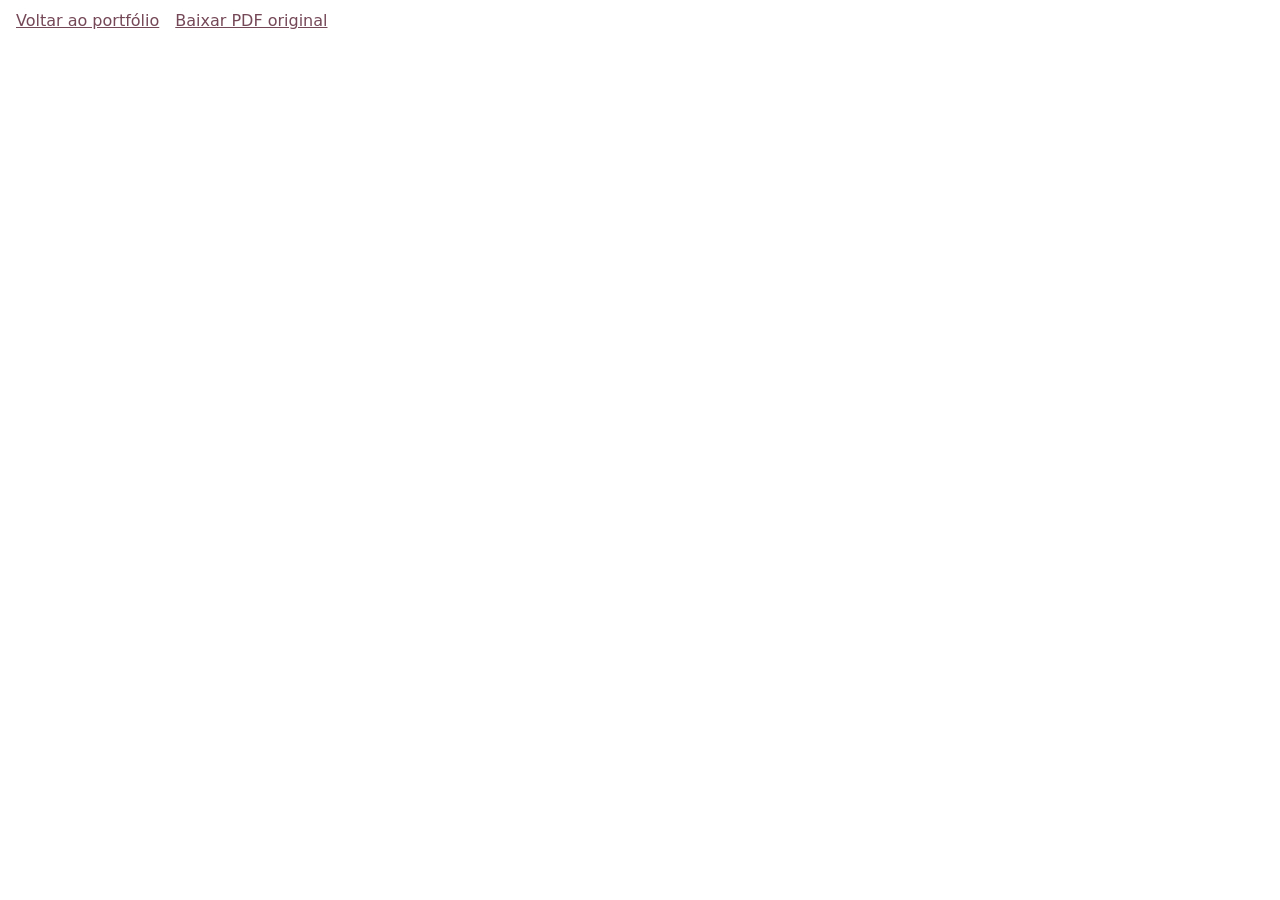
<file: capitu.html>
<!doctype html><html lang="pt-BR"><meta charset="utf-8"><meta name="viewport" content="width=device-width,initial-scale=1"><title>Capitu · Edição original</title><style>body{margin:0;font:16px system-ui}header{display:flex;flex-wrap:wrap;gap:1rem;padding:.7rem 1rem;align-items:center}a{color:#754858}iframe{width:100%;height:calc(100dvh - 3.5rem);border:0}</style><header><a href="./#reportagem-capitu">Voltar ao portfólio</a><span role="status">Carregando a edição original…</span><a id="download" hidden download="Layout Reportagem.pdf">Baixar PDF original</a></header><script>
async function abrirEdicao() {
  const status = document.querySelector('[role=status]');
  try {
    const partes = await Promise.all(Array.from({length: 8}, async (_, indice) => {
      const resposta = await fetch('capitu/parte-' + indice);
      if (!resposta.ok) throw new Error();
      return resposta.arrayBuffer();
    }));
    const pdf = new Blob(partes, {type: 'application/pdf'});
    if (pdf.size !== 31069226) throw new Error();
    const url = URL.createObjectURL(pdf);
    const download = document.getElementById('download');
    download.href = url;
    download.hidden = false;
    status.remove();
    const leitor = document.createElement('iframe');
    leitor.title = 'Capitu · Edição original';
    leitor.src = url + (location.hash === '#page=6' ? '#page=6' : '#page=1');
    document.body.append(leitor);
  } catch {
    status.textContent = 'Não foi possível carregar a edição. Atualize a página para tentar novamente.';
  }
}
abrirEdicao();
</script></html>
</file>
<file: editorial.css>
:root {
  --paper: #fffdf8;
  --white: #fff;
  --ink: #19171a;
  --muted: #625b60;
  --pink: #d82f72;
  --wine: #8e163d;
  --orange: #ee8847;
  --line: #eadfe4;
  --blush: #fff1f5;
  --cream: #fff7ef;
  --serif: "Newsreader", Georgia, serif;
  --sans: "DM Sans", Arial, sans-serif;
  --hand: "Caveat", "Segoe Print", cursive;
  --gutter: clamp(1.1rem, 5vw, 5rem);
}

* { box-sizing: border-box; }
html { scroll-behavior: smooth; }
body { margin: 0; background: var(--paper); color: var(--ink); font: 1rem/1.55 var(--sans); }
a { color: inherit; }
img, video { display: block; max-width: 100%; }
figure, h1, h2, h3, p { margin: 0; }
h1, h2, h3 { font-family: var(--serif); line-height: .98; }
h2 { font-size: clamp(2.65rem, 6.3vw, 6.5rem); font-weight: 600; letter-spacing: -.055em; }
h3 { font-size: clamp(1.4rem, 2.4vw, 2rem); font-weight: 600; letter-spacing: -.025em; }
p + p { margin-top: .85rem; }
:focus-visible { outline: 3px solid var(--wine); outline-offset: 4px; }
section[id], h3[id], .solaire-project { scroll-margin-top: 1.5rem; }
.sr-only, .skip:not(:focus) { position: absolute; width: 1px; height: 1px; padding: 0; overflow: hidden; clip-path: inset(50%); white-space: nowrap; }
.skip { position: absolute; top: .5rem; left: .5rem; z-index: 5; padding: .55rem 1rem; color: white; background: var(--wine); }
.hand { font-family: var(--hand); font-weight: 700; }
header { display: flex; justify-content: space-between; align-items: center; flex-wrap: wrap; gap: .75rem 2rem; padding: 1.05rem var(--gutter); background: var(--paper); border-bottom: 1px solid var(--ink); }
.masthead { font: 700 clamp(1.25rem, 2vw, 1.7rem)/1 var(--serif); text-decoration: none; }
nav { display: flex; flex-wrap: wrap; gap: .45rem 1.25rem; font-size: .8rem; font-weight: 700; }
nav a { text-decoration: none; }
nav a:hover { color: var(--wine); text-decoration: underline; }
main > section { padding: clamp(3rem, 6vw, 7rem) var(--gutter); }
main > section > :where(h2 + p, .eyebrow + h2 + p) { max-width: 68ch; margin-top: .8rem; }
.btn { display: inline-flex; align-items: center; gap: .7em; width: fit-content; padding: .65em 1.08em; border: 1px solid var(--wine); border-radius: 999px; background: var(--wine); color: white; font: 700 .86rem/1.3 var(--sans); text-decoration: none; transition: background .18s, color .18s, transform .18s; }
.btn.alt { background: var(--paper); color: var(--wine); }
.btn:hover { transform: translateY(-2px); background: var(--ink); color: white; }
.eyebrow, .small, time, .archive-count { font-size: .76rem; font-weight: 700; }
.eyebrow { color: var(--wine); text-transform: uppercase; letter-spacing: .08em; }
.eyebrow + h2 { margin-top: .55rem; }
.small, time { color: var(--muted); }

.intro-primary::before, .academic-photo::before { position: absolute; z-index: 2; top: -.5rem; left: 27%; width: 47%; height: 1.3rem; background: #ee884795; content: ""; transform: rotate(-11deg); }

#projetos::before { position: absolute; inset: 0 0 auto; height: 12px; background: var(--cream); clip-path: polygon(0 0, 100% 0, 100% 34%, 95% 78%, 89% 45%, 79% 88%, 67% 41%, 56% 70%, 42% 38%, 32% 90%, 22% 45%, 14% 78%, 4% 35%, 0 65%); content: ""; }

#reportagens { background: var(--paper); }
.clippings-lead { display: grid; grid-template-columns: 1fr minmax(0, .36fr); gap: 1rem; align-items: center; position: relative; isolation: isolate; padding: clamp(1.5rem, 4vw, 4.6rem); background: #f6bb90; box-shadow: .5rem .5rem 0 #f5d7e2; }
.clippings-lead .hand, .vnl-lead .hand, .academic-lead .hand { font-size: clamp(1.7rem, 3.9vw, 3.5rem); line-height: .95; margin-bottom: .65rem; }
.clippings-lead h2 em { font-weight: 500; color: var(--wine); }
.clippings-paper { width: 100%; max-height: 16rem; object-fit: contain; mix-blend-mode: multiply; transform: rotate(8deg); }
.controls { display: flex; align-items: center; flex-wrap: wrap; gap: .55rem; border-top: 1px solid var(--ink); border-bottom: 1px solid var(--line); margin-top: 1.9rem; padding: 1rem 0; }
.controls button, .controls input { border: 1px solid var(--wine); background: transparent; color: var(--wine); border-radius: 999px; padding: .53rem .9rem; font: 700 .83rem var(--sans); }
.controls button { cursor: pointer; }
.controls button:hover, .controls button[aria-pressed="true"] { background: var(--wine); color: white; }
.controls input { margin-left: auto; min-width: 12rem; background: white; }
.archive-count { color: var(--wine); margin: .65rem 0 1.1rem; }
.grid, .certificate-grid, .design-videos, .cols { display: grid; grid-template-columns: repeat(3, minmax(0, 1fr)); gap: clamp(.8rem, 2vw, 1.6rem); }
#articles { grid-template-columns: repeat(4, minmax(0, 1fr)); align-items: stretch; }
.card, .certificate-card { background: white; border: 1px solid var(--line); padding: 1.15rem; }
.card > :not(:first-child), .entry + .entry { margin-top: .6rem; }
.article-card, .vnl-card { display: flex; flex-direction: column; padding: 0; overflow: hidden; text-decoration: none; transition: transform .18s, box-shadow .18s; }
.article-card:hover, .vnl-card:hover { transform: translateY(-3px); box-shadow: 0 .4rem 0 #d82f7224; }
.article-card img, .vnl-card img { width: 100%; aspect-ratio: 16/10; object-fit: cover; background: var(--cream); }
.article-card .article-copy, .vnl-card .article-copy { display: flex; align-items: flex-start; flex: 1; flex-direction: column; gap: .37rem; margin: 0; padding: 1rem; }
.article-card h3, .vnl-card h3 { font-size: clamp(1.28rem, 2vw, 1.9rem); }
.read-more { margin-top: auto; padding-top: .55rem; color: var(--wine); font-size: .8rem; font-weight: 700; }
#articles .article-card:nth-child(-n+2) { grid-column: span 2; border-top: 3px solid var(--wine); }
#articles .article-card:nth-child(-n+2) h3 { font-size: clamp(1.5rem, 3vw, 2.8rem); }
#articles .article-card:nth-child(-n+2) img { aspect-ratio: 2.2; }

#cobertura { background: var(--wine); color: var(--paper); }
.vnl-lead { position: relative; isolation: isolate; display: flex; align-items: center; flex-wrap: wrap; gap: .65rem clamp(1rem, 4vw, 4rem); padding: .5rem 13% 1.8rem 0; }
.vnl-lead h2 { font-size: clamp(4.2rem, 12vw, 11rem); }
.vnl-lead .thought { position: relative; padding: .7em .72em; font-size: clamp(1.45rem, 3.3vw, 3rem); background: var(--cream); color: var(--wine); border-radius: 50%; box-shadow: 0 0 0 .22rem var(--orange); transform: rotate(-8deg); }
.thought::before, .thought::after { position: absolute; content: ""; width: .38em; height: .38em; border-radius: 50%; background: var(--orange); bottom: -.25em; left: .7em; }
.thought::after { width: .2em; height: .2em; bottom: -.52em; left: .43em; }
.vnl-mics { position: absolute; z-index: -1; width: min(16%, 12rem); right: 0; bottom: 12%; transform: rotate(7deg); clip-path: polygon(12% 0, 100% 8%, 91% 98%, 0 89%); }
.vnl-intro { display: grid; grid-template-columns: minmax(0, 2fr) 1fr; gap: 1rem; align-items: center; padding: clamp(1rem, 3vw, 2.3rem); background: #f8dce5; color: var(--ink); }
.vnl-intro p { max-width: 63ch; margin-top: .45rem; }
.vnl-logos img { width: min(100%, 7.35rem); height: auto; max-height: 7.35rem; object-fit: contain; margin: auto; }
.vnl-grid, .vnl-videos { display: grid; gap: 1rem; grid-template-columns: repeat(2, minmax(0, 1fr)); }
.vnl-heading { margin: 1.9rem 0 .85rem; }
.vnl-card { background: var(--white); color: var(--ink); border-color: transparent; }
.vnl-card > :not(img) { padding: 0 1rem; }
.vnl-card > :last-child { padding-bottom: 1rem; }
.vnl-videos { grid-template-columns: repeat(3, minmax(0, 1fr)); }
.vnl-video { padding: .65rem; background: var(--paper); color: var(--ink); }
.vnl-video h3, .vnl-video p { margin: .55rem .25rem 0; }
.vnl-video p { font-size: .85rem; }
.vnl-video video { width: 100%; aspect-ratio: 4/5; object-fit: contain; background: #261c23; }

#reportagem-academica { background: var(--cream); }
.academic-lead { display: grid; position: relative; isolation: isolate; grid-template-columns: minmax(0, .7fr) 1.5fr; align-items: center; gap: clamp(1rem, 6vw, 6rem); padding: 0 9% 2.8rem 2%; }
.academic-photo { position: relative; max-width: 17rem; padding: .46rem; background: white; transform: rotate(-5deg); box-shadow: .5rem .55rem 0 #8e163d30; }
.academic-photo img { width: 100%; height: auto; }
.academic-lead .hand { color: var(--wine); }
.academic-lead .btn { margin-top: .75rem; }
.academic-clapper { width: min(15%, 10.5rem); position: absolute; right: 0; bottom: 1rem; mix-blend-mode: multiply; transform: rotate(11deg); z-index: -1; }
.academic-media { display: grid; grid-template-columns: repeat(2, minmax(0, 1fr)); gap: 1rem; }
.media-story { min-width: 0; padding: 1.15rem; border-top: 2px solid var(--wine); background: var(--paper); }
.media-story h3 { color: var(--wine); margin-bottom: .55rem; }
.media-story video { width: 100%; aspect-ratio: 16/10; object-fit: contain; background: var(--ink); }
.video-title { margin-bottom: .4rem; font-size: .85rem; }
#reportagem-capitu { background: #fff; border-bottom: 1px solid var(--line); }
#reportagem-capitu h2 { max-width: 24ch; font-size: clamp(2.1rem, 5.4vw, 4.6rem); }
#reportagem-capitu img { border: .4rem solid var(--paper); box-shadow: .45rem .45rem 0 #f8dce5; }

#designs { background: var(--blush); }
.design-lead { display: grid; position: relative; isolation: isolate; grid-template-columns: minmax(0, 1fr) minmax(4.95rem, .24fr); align-items: center; gap: .5rem 1.25rem; padding: clamp(1.25rem, 4vw, 4.2rem); background: var(--orange); }
.design-lead > div { grid-row: span 2; }
.design-lead h2 { font: 700 .8rem/1.2 var(--sans); letter-spacing: .1em; text-transform: uppercase; margin-bottom: .7rem; }
.design-lead p { font: 700 clamp(2.55rem, 6.5vw, 6.5rem)/.94 var(--serif); letter-spacing: -.065em; }
.design-lead p em { color: var(--wine); }
.design-sticker { display: grid; position: relative; isolation: isolate; place-items: center; justify-self: center; text-align: center; background: var(--wine); color: white; width: min(100%, 10rem); aspect-ratio: 1.2; padding: .8em; font-size: clamp(1.1rem, 2.6vw, 2.35rem); line-height: .8; text-decoration: none; transform: rotate(9deg); transition: transform .18s; clip-path: polygon(50% 0,56% 12%,67% 3%,70% 15%,84% 10%,83% 25%,97% 23%,93% 37%,100% 50%,91% 57%,97% 73%,83% 73%,82% 90%,68% 84%,64% 98%,52% 90%,42% 100%,36% 86%,24% 94%,22% 80%,9% 82%,12% 68%,0 60%,8% 50%,0 39%,12% 35%,8% 20%,22% 23%,27% 7%,38% 15%,43% 1%); }
.design-sticker:nth-of-type(2) { background: var(--cream); color: var(--wine); transform: rotate(-9deg); }
.design-sticker:hover, .design-sticker:focus-visible { transform: rotate(0) scale(1.08); text-decoration: underline; }
.design-star { position: absolute; z-index: -1; right: 22%; bottom: 0; width: 17%; mix-blend-mode: multiply; opacity: .7; transform: rotate(-13deg); }
.design-grid { display: grid; grid-template-columns: repeat(4, minmax(0, 1fr)); gap: 1rem; }
.design-card { border: 1px solid var(--line); background: white; }
.design-card img { width: 100%; aspect-ratio: 4/5; object-fit: contain; background: var(--cream); transition: transform .18s; }
.design-preview { display: block; overflow: hidden; }
.design-preview:hover img { transform: scale(1.045); }
.design-caption { padding: .8rem; }
.design-caption h3 { font-size: clamp(1.13rem, 2vw, 1.5rem); }
.design-videos { grid-template-columns: repeat(2, minmax(0, 1fr)); }
.design-videos video { width: 100%; max-height: 28rem; aspect-ratio: 1; object-fit: contain; background: var(--ink); }
.solaire-project { margin-top: clamp(2rem, 5vw, 4rem); padding: clamp(1rem, 4vw, 2.5rem); color: var(--ink); background: #f6bb90; }
.solaire-project > h3 { font-size: clamp(2.25rem, 5vw, 4.5rem); }
.solaire-project > p { max-width: 73ch; margin: .75rem 0 1rem; }
.solaire-grid .card { display: flex; flex-direction: column; }
.solaire-grid img { width: 100%; aspect-ratio: 4/3; object-fit: contain; background: var(--cream); }
.solaire-grid .btn { margin-top: auto; }
.solaire-grid p { margin-bottom: .65rem; }

#projetos { position: relative; background: var(--cream); }
#projetos::before { background: var(--paper); }
#projetos > .grid { margin-top: 1rem; }
#projetos > .grid:first-of-type { grid-template-columns: minmax(0, 1fr); }
#curriculo .btn { margin: .85rem 0 1.4rem; }
.cols .entry { margin-top: .6rem; }
.entry strong, .entry span { display: block; }
.certificate-grid { grid-template-columns: repeat(2, minmax(0, 1fr)); margin-top: 1rem; }
.certificate-card { padding: 0; }
.certificate-card img { display: block; width: 100%; aspect-ratio: 4/3; object-fit: contain; background: white; }
.certificate-caption { padding: 1rem; }
.certificate-caption > * + * { margin-top: .45rem; }
#certificados { position: relative; background: var(--cream); }
.exchange-photo { position: absolute; right: var(--gutter); top: 1rem; width: min(15%, 10rem); padding: .33rem; background: white; transform: rotate(7deg); box-shadow: .35rem .35rem 0 #8e163d30; }
.exchange-photo img { width: 100%; height: auto; }
.contact-panel { display: grid; grid-template-columns: minmax(0, .45fr) minmax(0, 1fr); gap: 7%; align-items: center; background: var(--ink); color: var(--paper); }
.contact-panel figure { width: min(100%, 15rem); justify-self: center; padding: .44rem; background: var(--paper); transform: rotate(-6deg); }
.contact-panel img { width: 100%; aspect-ratio: 1; object-fit: cover; }
.contact-panel p { margin: .8rem 0 1.1rem; }
.contact-panel .btn { background: var(--blush); color: var(--wine); }
.contact-panel :focus-visible { outline-color: var(--orange); }
footer { padding: 1rem var(--gutter); text-align: center; background: var(--ink); color: var(--paper); border-top: 1px solid #ffffff34; font-size: .8rem; }

@media (max-width: 840px) {
  #articles, .design-grid { grid-template-columns: repeat(2, minmax(0, 1fr)); }
  #articles .article-card:nth-child(-n+2) { grid-column: auto; }
  .exchange-photo { display: none; }
}

@media (max-width: 620px) {
  header { gap: .65rem; }
  nav { gap: .35rem .8rem; font-size: .75rem; }

  .clippings-lead { grid-template-columns: 1fr; overflow: hidden; }
  .clippings-paper { width: 44%; position: absolute; right: -8%; top: 0; z-index: -1; opacity: .38; }
  .controls input { width: 100%; margin: 0; }
  .article-card .article-copy, .vnl-card .article-copy { padding: .7rem; }
  #articles .article-card:nth-child(-n+2) img { aspect-ratio: 16/10; }
  #articles .article-card:nth-child(-n+2) h3 { font-size: 1.37rem; }
  .vnl-lead { padding-right: 0; }
  .vnl-lead .thought { margin: 0 0 0 1rem; }
  .vnl-grid { gap: .65rem; }
  .vnl-card > :not(img) { padding-inline: .55rem; }
  .vnl-videos { grid-template-columns: repeat(2, minmax(0, 1fr)); gap: .65rem; }
  .academic-lead { grid-template-columns: minmax(0, .59fr) minmax(0, 1fr); gap: .8rem; padding: 0 0 1.65rem; }
  .academic-lead h2 { font-size: clamp(1.6rem, 5.6vw, 3rem); }
  .academic-lead .hand { font-size: 1.4rem; }
  .academic-lead .btn { font-size: .73rem; }
  .academic-clapper { bottom: 0; opacity: .45; }
  .academic-media, .solaire-grid, #projetos .grid, .cols, .certificate-grid { grid-template-columns: 1fr; }
  .design-grid, .design-videos { gap: .65rem; }
  .design-lead h2 { font-size: .69rem; }
  .design-lead p { font-size: clamp(1.95rem, 8vw, 3rem); }
  .design-caption { padding: .55rem; }
  .contact-panel { grid-template-columns: .48fr minmax(0, 1fr); gap: 6%; }
  .contact-panel h2 { font-size: clamp(2rem, 6.4vw, 3.8rem); }
}

@media (prefers-reduced-motion: reduce) {
  *, *::before, *::after { scroll-behavior: auto !important; transition-duration: 0s !important; }
}

.archive-toggle { cursor: pointer; }
.archive-toggle[hidden] { display: none; }

@media (prefers-reduced-motion: no-preference) {

  .thought:hover { animation: thought-pop .5s ease-out; }
  @keyframes thought-pop {
    50% { transform: rotate(-3deg) scale(1.07); }
  }
}

.chips { display: flex; flex-wrap: wrap; gap: .45rem; margin-top: .7rem; }
.chips span { padding: .22rem .55rem; background: var(--blush); color: var(--wine); font-size: .8rem; border-radius: 999px; }
.cols > * { min-width: 0; }

.btn span[aria-hidden="true"] { font-family: "DejaVu Sans", sans-serif; }

@media (max-width: 620px) {
  .academic-lead h2 { overflow-wrap: anywhere; }
  .academic-media, .solaire-grid, #projetos .grid, .cols, .certificate-grid { grid-template-columns: minmax(0, 1fr); }
}

@font-face {
  font-family: Caveat;
  src: url("assets/editorial/caveat-bold.woff2") format("woff2");
  font-style: normal;
  font-weight: 700;
  font-display: swap;
}

#reportagem-capitu { display: grid; grid-template-columns: minmax(0, 1.3fr) minmax(0, .72fr); align-items: center; gap: clamp(1rem, 5vw, 5rem); }
.capitu-copy h2 { margin-top: .55rem; }
.capitu-copy p { margin: .8rem 0 1rem; max-width: 58ch; }
.capitu-cover { justify-self: center; width: min(100%, 22rem); }
#projetos .grid:has(> :only-child) { grid-template-columns: minmax(0, 46rem); }

@media (max-width: 560px) {
  #reportagem-capitu { grid-template-columns: minmax(0, 1fr); }
  .capitu-cover { justify-self: start; width: min(68%, 18rem); }
}

/* The inline SVGs clip the original artwork to its silhouette. */
.sticker-art {
  display: block;
  height: auto;
  max-width: 100%;
  overflow: visible;
  pointer-events: none;
  filter: drop-shadow(2px 3px 1px #24151a35);
}
.clippings-paper, .vnl-mics, .academic-clapper, .design-star {
  clip-path: none;
  mix-blend-mode: normal;
  opacity: 1;
}

.clippings-lead { grid-template-columns: minmax(0, 1fr) minmax(0, .43fr); }
.clippings-paper { width: min(86%, 16rem); justify-self: center; transform: rotate(9deg); z-index: 1; }
.clippings-drawing { position: absolute; right: 3%; bottom: 8%; width: min(15%, 11rem); transform: rotate(13deg); }
.vnl-lead { min-height: 13rem; padding-right: 24%; }
.vnl-mics { right: 1%; bottom: 2rem; width: min(15%, 9rem); transform: rotate(12deg); }
.vnl-megaphone { position: absolute; right: 12%; bottom: 2rem; width: min(12%, 8rem); transform: rotate(-19deg); }
.academic-lead { padding-right: 19%; }
.academic-clapper { width: min(19%, 13rem); right: 0; bottom: 2.4rem; transform: rotate(11deg); }
.academic-tv { position: absolute; z-index: -1; right: 10%; top: 0; width: min(13%, 8rem); transform: rotate(-16deg); }
.design-star { right: 25%; bottom: -4%; width: min(15%, 11rem); }
.design-news { position: absolute; z-index: -2; right: 19%; top: 11%; width: min(15%, 10rem); transform: rotate(15deg); }
.project-laptop { position: absolute; right: var(--gutter); top: clamp(2.5rem, 5vw, 5rem); width: clamp(5rem, 16vw, 13.5rem); transform: rotate(13deg); }
#projetos > h2 { padding-right: clamp(4.5rem, 19vw, 15rem); }
#projetos .grid:has(> :only-child) { max-width: min(68%, 52rem); }

@media (max-width: 620px) {

  .clippings-lead { grid-template-columns: minmax(0, 1fr); padding-right: 26%; }
  .clippings-paper { width: 25%; right: 2%; top: auto; bottom: 12%; }
  .clippings-drawing { width: 17%; right: 2%; bottom: auto; top: 14%; }
  .vnl-lead { min-height: 0; padding-right: 17%; }
  .vnl-mics { width: 18%; max-width: 4rem; right: 0; bottom: 1.2rem; }
  .vnl-megaphone { width: 14%; max-width: 3rem; right: 16%; bottom: .9rem; }
  .academic-lead { padding-right: 0; }
  .academic-lead > div { padding-bottom: .7rem; }
  .academic-clapper { width: 16%; min-width: 1.8rem; right: 0; bottom: 0; }
  .academic-tv { display: none; }
  .design-star { right: 26%; width: 15%; }
  .design-news { right: 12%; top: auto; bottom: 6%; width: 18%; }
  #projetos .grid:has(> :only-child) { max-width: none; }
}

/* Keep the editorial layout compact on wide screens. */
:root { --gutter: max(clamp(1.1rem, 4.5vw, 4rem), calc((100% - 78rem) / 2)); }
main > section { padding-block: clamp(2.25rem, 3.7vw, 4.25rem); }
h2 { font-size: clamp(2.35rem, 5.5vw, 5.1rem); }

.clippings-lead { grid-template-columns: minmax(0, 1fr) minmax(12rem, .55fr); padding: clamp(1.25rem, 3.4vw, 3.35rem); }
.clippings-lead .hand, .vnl-lead .hand { font-size: clamp(1.6rem, 3.35vw, 2.85rem); }
.clippings-art { position: relative; isolation: isolate; width: 100%; min-height: clamp(9rem, 19vw, 16rem); display: grid; align-items: center; }
.clippings-torn-paper { width: min(100%, 22rem); transform: rotate(-9deg); }
.clippings-paper { position: absolute; z-index: 1; right: 0; bottom: 0; width: min(43%, 9rem); }
#reportagens > p:not(.archive-count) { margin-top: .9rem; }
.vnl-lead { display: grid; grid-template-columns: minmax(0, 1fr) minmax(13rem, .62fr); gap: clamp(1rem, 3.5vw, 3.5rem); padding: .3rem 0 0; min-height: 0; }
.vnl-lead h2 { font-size: clamp(3.55rem, 8vw, 7.2rem); }
.vnl-copy { min-width: 0; padding-bottom: 1.4rem; }
.vnl-lead .thought { display: inline-block; margin: 1rem 0 0 .2rem; font-size: clamp(1.5rem, 2.9vw, 2.5rem); }
.vnl-art { position: relative; isolation: isolate; align-self: stretch; width: min(100%, 23rem); min-height: clamp(14rem, 24vw, 20rem); justify-self: end; }
.vnl-mics { z-index: 1; width: min(70%, 15.2rem); right: 4%; bottom: .15rem; transform: rotate(11deg); }
.vnl-megaphone { z-index: 2; width: min(33%, 7rem); right: 58%; bottom: .25rem; transform: rotate(-13deg); }
.certificate-lead { display: grid; grid-template-columns: minmax(0, 1fr) minmax(12rem, .43fr); align-items: center; gap: clamp(1rem, 5vw, 4rem); padding-bottom: 1rem; }
.certificate-lead p { margin-top: .8rem; max-width: 64ch; }
.exchange-photo { display: block; position: relative; inset: auto; justify-self: center; width: min(100%, 17rem); padding: .4rem; transform: rotate(5deg); box-shadow: .45rem .45rem 0 #8e163d30; }

@media (max-width: 620px) {

  .clippings-lead { grid-template-columns: minmax(0, 1fr) minmax(4.5rem, .45fr); gap: .65rem; padding: 1.05rem; }
  .clippings-lead h2 { font-size: clamp(1.75rem, 6.1vw, 3rem); }
  .clippings-lead .hand, .vnl-lead .hand { font-size: clamp(1.35rem, 5vw, 1.9rem); }
  .clippings-art { min-height: clamp(5.6rem, 25vw, 8.5rem); }
  .clippings-paper { top: auto; right: 0; opacity: 1; }
  .vnl-lead { grid-template-columns: minmax(0, 1fr) minmax(5.5rem, .48fr); gap: .65rem; }
  .vnl-lead h2 { font-size: clamp(2.3rem, 8vw, 3.55rem); }
  .vnl-art { min-height: 7.8rem; }
  .vnl-mics { width: 82%; max-width: 8rem; right: 6%; }
  .vnl-megaphone { width: 45%; max-width: 3.6rem; right: 58%; }
  .certificate-lead { grid-template-columns: minmax(0, 1fr) minmax(5.5rem, .65fr); gap: .85rem; }
  .certificate-lead h2 { font-size: clamp(1.62rem, 6vw, 2.85rem); }
  .certificate-lead p { font-size: .9rem; }
  .exchange-photo { width: min(100%, 10rem); }
}

.menu-toggle { display: none; }

@media (max-width: 840px) {
  header {
    position: sticky;
    z-index: 5;
    top: 0;
    column-gap: .8rem;
    row-gap: 0;
    padding-block: .45rem;
  }
  .skip { position: fixed; z-index: 6; }
  .menu-toggle:not([hidden]) {
    display: grid;
    place-items: center;
    width: 2.75rem;
    height: 2.75rem;
    padding: 0;
    border: 1px solid var(--wine);
    border-radius: .45rem;
    color: var(--wine);
    background: var(--paper);
    cursor: pointer;
  }
  .menu-icon, .menu-icon::before, .menu-icon::after {
    display: block;
    width: 1.2rem;
    height: 2px;
    border-radius: 2px;
    background: currentColor;
  }
  .menu-icon { position: relative; }
  .menu-icon::before, .menu-icon::after { position: absolute; left: 0; content: ""; }
  .menu-icon::before { top: -.35rem; }
  .menu-icon::after { top: .35rem; }
  .menu-toggle[aria-expanded="true"] .menu-icon { background: transparent; }
  .menu-toggle[aria-expanded="true"] .menu-icon::before { top: 0; transform: rotate(45deg); }
  .menu-toggle[aria-expanded="true"] .menu-icon::after { top: 0; transform: rotate(-45deg); }
  .menu-toggle:not([hidden])[aria-expanded="false"] + nav { display: none; }
  nav {
    display: grid;
    width: 100%;
    gap: 0;
    max-height: min(75vh, 28rem);
    overflow: auto;
    overscroll-behavior: contain;
    padding: .45rem .25rem .15rem;
    margin-top: .45rem;
    border-top: 1px solid var(--line);
    font-size: 1rem;
  }
  nav a { display: flex; align-items: center; min-height: 2.75rem; padding: .55rem .4rem; }
  nav a + a { border-top: 1px solid var(--line); }
  section[id], h3[id], .solaire-project, #conteudo { scroll-margin-top: 4.3rem; }
}

@media (max-width: 700px) {
  main > section { padding-block: 2.55rem; }
  h2 { font-size: clamp(2.35rem, 8vw, 3.6rem); }

  .academic-lead .btn { font-size: .84rem; min-height: 2.75rem; }

  .clippings-lead, .vnl-lead, .certificate-lead, .academic-lead { grid-template-columns: minmax(0, 1fr); gap: 1.2rem; }
  .clippings-lead { padding: 1.25rem; }
  .clippings-lead h2 { font-size: clamp(2.1rem, 8vw, 3.45rem); }
  .clippings-lead .hand, .vnl-lead .hand, .academic-lead .hand { font-size: clamp(1.6rem, 6.3vw, 2.2rem); }
  .clippings-art { justify-self: center; width: min(100%, 13.5rem); min-height: 6rem; }
  .clippings-torn-paper { width: 89%; }
  .clippings-paper { bottom: 0; right: 0; top: auto; opacity: 1; }
  .controls { gap: .5rem; }
  .controls button { min-height: 2.75rem; padding-inline: .65rem; }
  .controls input { width: 100%; min-height: 2.75rem; margin: .15rem 0 0; font-size: 1rem; }

  #articles, .vnl-grid, .vnl-videos, .design-videos, .design-grid, .contact-panel,
  .academic-media, .cols, .certificate-grid, .solaire-grid, #projetos .grid {
    grid-template-columns: minmax(0, 1fr);
  }
  .article-card .article-copy, .vnl-card .article-copy { padding: .95rem; }
  #articles .article-card h3, .vnl-card h3 { font-size: 1.48rem; }
  .vnl-copy { padding-bottom: .45rem; }
  .vnl-lead h2 { font-size: clamp(3.1rem, 12vw, 4.85rem); }
  .vnl-art { width: min(73%, 14rem); min-height: 9.9rem; }
  .vnl-mics { width: 58%; bottom: 0; }
  .vnl-megaphone { width: 35%; max-width: 4.3rem; right: 53%; }
  .vnl-intro { margin-top: .9rem; grid-template-columns: minmax(0, 1fr) auto; }
  .vnl-logos img { max-width: 3.6rem; }
  .vnl-video video { max-height: 24rem; }

  .academic-lead { padding: 0 0 1.5rem; }
  .academic-lead > div { padding-bottom: 0; }
  .academic-lead h2 { font-size: clamp(2.2rem, 8.5vw, 3.55rem); }
  .academic-photo { grid-row: 2; justify-self: center; width: min(65%, 12rem); transform: rotate(-4deg); }
  .academic-clapper { width: min(21%, 5rem); right: 1%; bottom: 1.1rem; opacity: 1; }
  .academic-tv { display: none; }
  .design-lead { grid-template-columns: repeat(2, minmax(0, 1fr)); row-gap: 1rem; }
  .design-lead > div { grid-column: 1/-1; grid-row: auto; }
  .design-lead p { font-size: clamp(2.2rem, 8.4vw, 3.8rem); }
  .design-sticker { width: min(100%, 6.2rem); font-size: 1.4rem; }
  .design-star { right: 0; bottom: 1%; }
  .design-news { right: auto; left: 0; top: auto; bottom: 0; }
  .design-card img { max-height: 26rem; }
  .project-laptop { top: 2.65rem; width: 4.5rem; }
  #projetos > h2 { padding-right: 5rem; }
  #projetos .grid:has(> :only-child) { max-width: none; }

  .certificate-lead h2 { font-size: clamp(2.35rem, 9vw, 3.6rem); }
  .certificate-lead p { font-size: 1rem; }
  .exchange-photo { width: min(61%, 13rem); }
  .contact-panel { row-gap: 1.1rem; }
  .contact-panel figure { width: min(57%, 11rem); justify-self: start; }
}

.intro-rosa {
  display: grid;
  grid-template-columns: minmax(0, 1fr) minmax(0, 1.04fr);
  grid-template-areas: "heading portraits" "bio portraits";
  align-items: center;
  column-gap: clamp(2rem, 6vw, 6rem);
  row-gap: 1.1rem;
  background: #f8dce5;
}
.intro-heading { grid-area: heading; position: relative; align-self: end; }
.intro-heading h1 {
  font-size: clamp(3.25rem, 6vw, 6.3rem);
  font-weight: 600;
  letter-spacing: -.055em;
  text-wrap: balance;
}
.intro-heading h1 em { color: var(--wine); font-weight: 500; }
.intro-greeting {
  width: fit-content;
  margin: .65rem 0 .25rem;
  color: var(--wine);
  font-size: clamp(3.4rem, 7vw, 6.2rem);
  line-height: .95;
  transform: rotate(-5deg);
}
.intro-nickname { margin-top: .65rem; font-size: 1.12rem; }
.intro-nickname strong { color: var(--wine); }
.intro-sticker { position: absolute; top: 1rem; right: 8%; width: clamp(2rem, 6vw, 4.9rem); transform: rotate(12deg); }
.intro-portraits {
  grid-area: portraits;
  position: relative;
  isolation: isolate;
  display: grid;
  grid-template-columns: minmax(0, 1.18fr) minmax(0, .82fr);
  align-items: center;
  gap: clamp(1.2rem, 2.5vw, 2rem);
  width: 100%;
  max-width: 33rem;
  margin-inline: auto;
  padding: 1.1rem .5rem;
}
.intro-primary, .intro-secondary {
  position: relative;
  padding: .35rem;
  background: var(--paper);
  box-shadow: .35rem .4rem 0 #8e163d29;
}
.intro-primary { transform: rotate(-4deg); }
.intro-secondary { transform: rotate(5deg); margin-top: 2.6rem; }
.intro-portraits img { width: 100%; height: auto; }
.intro-paper { position: absolute; z-index: -1; top: 4%; right: 6%; width: 39%; transform: rotate(14deg); }
.intro-camera { position: absolute; z-index: 2; right: 4%; bottom: 3%; width: min(18%, 5.2rem); transform: rotate(-12deg); }
.intro-bio { grid-area: bio; align-self: start; max-width: 52ch; }
.intro-beats { margin-bottom: .85rem; font-weight: 700; color: var(--wine); }
.intro-bio .btn { min-height: 2.75rem; }

@media (max-width: 700px) {
  .intro-rosa { grid-template-columns: minmax(0, 1fr); grid-template-areas: "heading" "portraits" "bio"; row-gap: .95rem; }
  .intro-heading h1 { font-size: clamp(2.35rem, 9.6vw, 4rem); text-wrap: initial; }
  .intro-greeting { font-size: clamp(3.1rem, 13vw, 4.4rem); }
  .intro-portraits { max-width: 24rem; padding-inline: .8rem; }
  .intro-secondary { margin-top: 1.35rem; }
  .intro-camera { right: 6%; bottom: 4%; }
  .intro-sticker { right: 4%; }
}

#designs > p + p { max-width: 68ch; }
.reportagens-rodape {
  display: flex;
  flex-wrap: wrap;
  align-items: center;
  gap: .65rem;
  margin-top: 1.25rem;
}
.foto-bastidores {
  width: clamp(6.5rem, 15vw, 11rem);
  padding: .28rem;
  background: var(--white);
  box-shadow: .25rem .35rem 0 #8e163d20;
}
.foto-bastidores img { width: 100%; height: auto; }
.foto-bastidores-reportagens {
  margin-inline: auto .5rem;
  transform: rotate(4deg);
  scroll-margin-top: 5rem;
}
.projeto-destaque {
  display: grid;
  grid-template-columns: minmax(0, 52rem) auto;
  align-items: center;
  justify-content: start;
  gap: clamp(1rem, 5vw, 3.3rem);
  margin-top: 1rem;
}
.foto-bastidores-projetos { transform: rotate(-5deg); margin-inline: .5rem; }

@media (max-width: 420px) {
  .projeto-destaque { grid-template-columns: minmax(0, 1fr); }
  .foto-bastidores-projetos { justify-self: end; }
}
</file>
